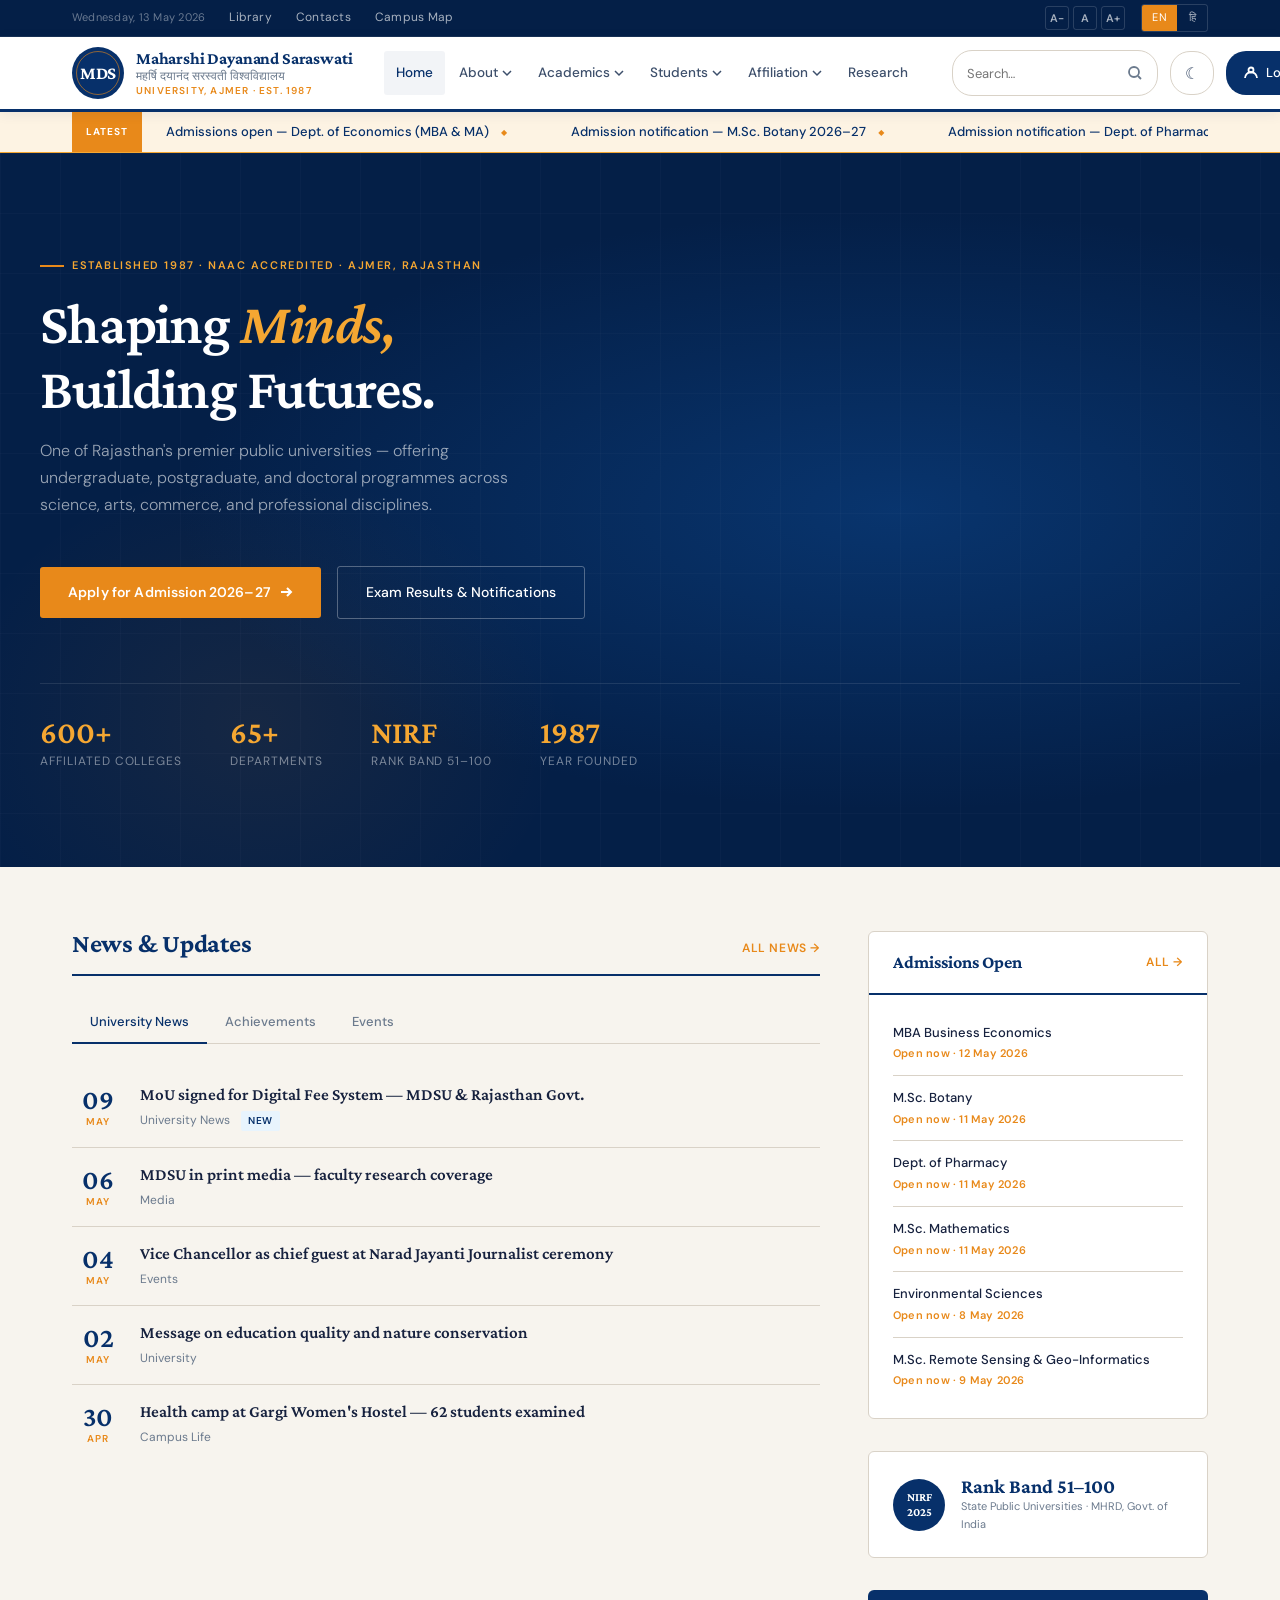
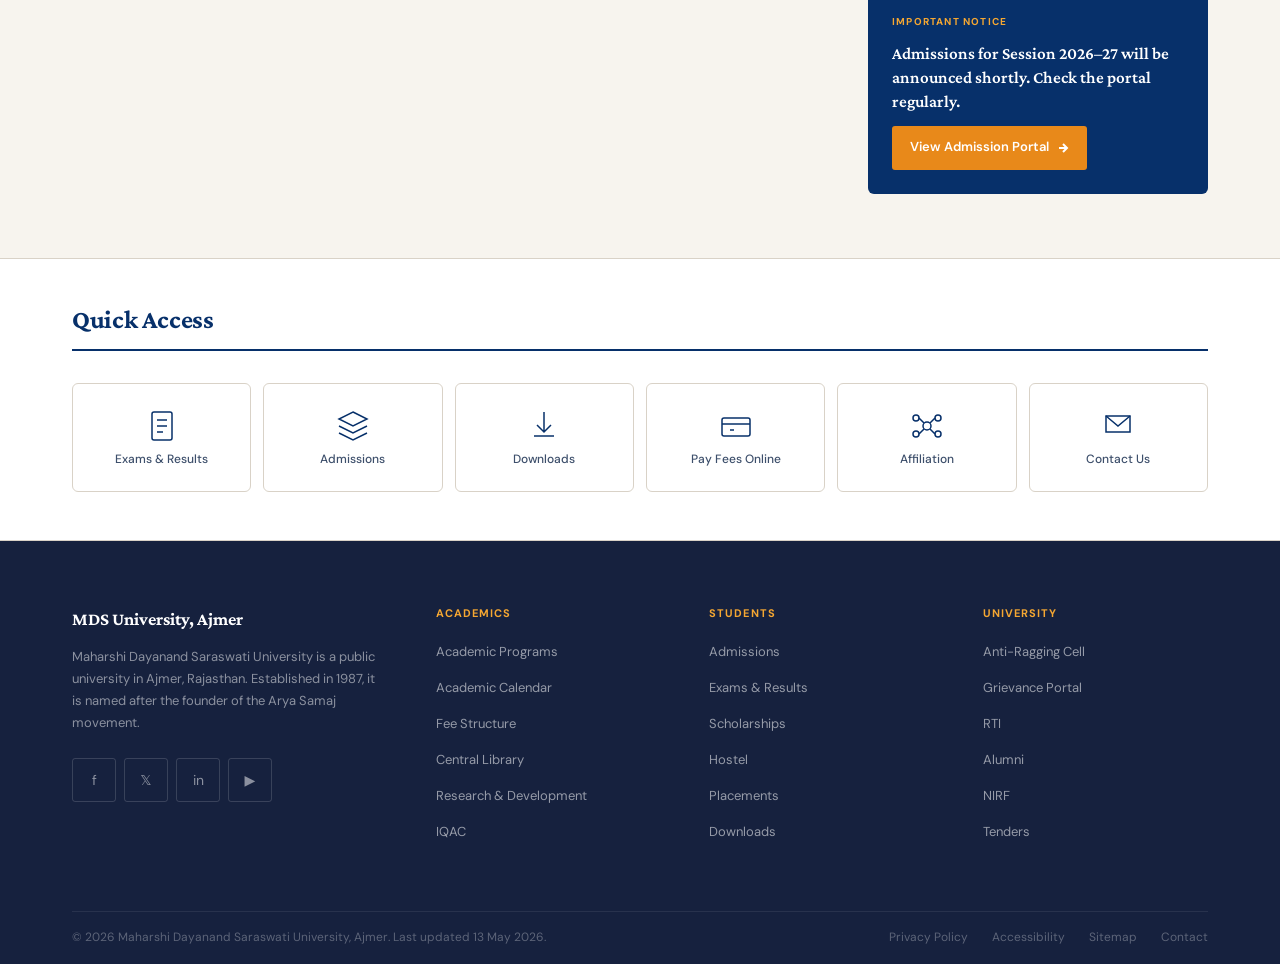
<file: index.html>
<!DOCTYPE html>
<html lang="en">
<head>
  <meta charset="UTF-8" />
  <meta name="viewport" content="width=device-width, initial-scale=1.0" />
  <title>Maharshi Dayanand Saraswati University, Ajmer</title>
  <link rel="preconnect" href="https://fonts.googleapis.com" />
  <link rel="preconnect" href="https://fonts.gstatic.com" crossorigin />
  <link href="https://fonts.googleapis.com/css2?family=Crimson+Pro:ital,wght@0,300;0,400;0,600;0,700;1,400;1,600&family=DM+Sans:ital,opsz,wght@0,9..40,300;0,9..40,400;0,9..40,500;0,9..40,600;1,9..40,400&display=swap" rel="stylesheet" />
  <style>
    /* ─── Design tokens ──────────────────────────────────────── */
    :root {
      --navy:       #07306A;
      --navy-dark:  #041F47;
      --navy-mid:   #0D4A94;
      --saffron:    #E8891A;
      --saffron-lt: #F5A732;
      --saffron-bg: #FDF3E3;
      --cream:      #F7F4EE;
      --white:      #FFFFFF;
      --ink:        #16213E;
      --ink-mid:    #3D4F6B;
      --ink-lt:     #6B7A8D;
      --rule:       #D9D2C7;
      --rule-dark:  #B8B0A5;

      --font-display: 'Crimson Pro', Georgia, serif;
      --font-body:    'DM Sans', system-ui, sans-serif;

      --space-1:  4px;
      --space-2:  8px;
      --space-3:  12px;
      --space-4:  16px;
      --space-5:  24px;
      --space-6:  32px;
      --space-7:  48px;
      --space-8:  64px;
      --space-9:  96px;

      --max-w: 1200px;
      --radius-sm: 3px;
      --radius: 6px;
    }

    /* ─── Reset ──────────────────────────────────────────────── */
    *, *::before, *::after { box-sizing: border-box; margin: 0; padding: 0; }
    html { scroll-behavior: smooth; }
    body {
      font-family: var(--font-body);
      font-size: 16px;
      line-height: 1.6;
      color: var(--ink);
      background: var(--white);
      -webkit-font-smoothing: antialiased;
    }
    a { color: inherit; text-decoration: none; }
    img { display: block; max-width: 100%; }
    ul { list-style: none; }

    /* ─── Utility ────────────────────────────────────────────── */
    .container {
      width: 100%;
      max-width: var(--max-w);
      margin-inline: auto;
      padding-inline: var(--space-6);
    }
    .sr-only {
      position: absolute; width: 1px; height: 1px;
      padding: 0; margin: -1px; overflow: hidden;
      clip: rect(0,0,0,0); white-space: nowrap; border: 0;
    }

    /* ─── Top utility bar ────────────────────────────────────── */
    .util-bar {
      background: var(--navy-dark);
      color: rgba(255,255,255,0.7);
      font-size: 12px;
      font-family: var(--font-body);
      letter-spacing: 0.02em;
      border-bottom: 1px solid rgba(255,255,255,0.08);
    }
    .util-bar .container {
      display: flex;
      align-items: center;
      justify-content: space-between;
      height: 36px;
      gap: var(--space-4);
    }
    .util-bar__left {
      display: flex;
      align-items: center;
      gap: var(--space-5);
    }
    .util-bar__right {
      display: flex;
      align-items: center;
      gap: var(--space-4);
    }
    .util-bar a {
      color: rgba(255,255,255,0.65);
      transition: color 0.15s;
      padding: 8px 0;
      min-height: 36px;
      display: flex;
      align-items: center;
    }
    .util-bar a:hover { color: var(--saffron-lt); }
    .util-date { color: rgba(255,255,255,0.4); font-size: 11px; }

    .lang-toggle {
      display: flex;
      align-items: center;
      gap: 2px;
      border: 1px solid rgba(255,255,255,0.15);
      border-radius: var(--radius-sm);
      overflow: hidden;
    }
    .lang-toggle a {
      padding: 4px 10px !important;
      font-size: 11px;
      letter-spacing: 0.05em;
      min-height: auto !important;
    }
    .lang-toggle a.active {
      background: var(--saffron);
      color: var(--white) !important;
    }

    .util-a11y {
      display: flex;
      align-items: center;
      gap: var(--space-1);
    }
    .util-a11y a {
      width: 24px; height: 24px;
      min-height: 24px !important;
      display: flex !important;
      align-items: center;
      justify-content: center;
      border: 1px solid rgba(255,255,255,0.15);
      border-radius: 3px;
      font-size: 11px;
      font-weight: 600;
      line-height: 1;
    }
    .util-a11y a:hover { border-color: var(--saffron); color: var(--saffron-lt) !important; }

    /* ─── Header ─────────────────────────────────────────────── */
    .site-header {
      background: var(--white);
      border-bottom: 3px solid var(--navy);
      position: sticky;
      top: 0;
      z-index: 100;
      box-shadow: 0 2px 12px rgba(7,48,106,0.08);
    }
    .header-inner {
      display: grid;
      grid-template-columns: auto 1fr auto;
      align-items: center;
      gap: var(--space-6);
      height: 72px;
    }
    .site-logo {
      display: flex;
      align-items: center;
      gap: var(--space-3);
      flex-shrink: 0;
    }
    .logo-emblem {
      width: 52px;
      height: 52px;
      background: var(--navy);
      border-radius: 50%;
      display: flex;
      align-items: center;
      justify-content: center;
      flex-shrink: 0;
      position: relative;
      overflow: hidden;
    }
    .logo-emblem::before {
      content: '';
      position: absolute;
      inset: 4px;
      border-radius: 50%;
      border: 1.5px solid var(--saffron);
      opacity: 0.6;
    }
    .logo-emblem-text {
      font-family: var(--font-display);
      font-size: 18px;
      font-weight: 700;
      color: var(--white);
      letter-spacing: -0.02em;
      position: relative;
      z-index: 1;
    }
    .logo-text-group {
      display: flex;
      flex-direction: column;
      line-height: 1.2;
      min-width: 0;
    }
    .logo-name {
      font-family: var(--font-display);
      font-size: 17px;
      font-weight: 700;
      color: var(--navy);
      letter-spacing: -0.01em;
      white-space: nowrap;
    }
    .logo-name-hindi {
      font-size: 12px;
      color: var(--ink-lt);
      font-family: var(--font-body);
      font-weight: 400;
      white-space: nowrap;
    }
    .logo-sub {
      font-size: 10px;
      letter-spacing: 0.12em;
      text-transform: uppercase;
      color: var(--saffron);
      font-weight: 600;
      margin-top: 2px;
      white-space: nowrap;
    }

    /* ─── Primary Nav ────────────────────────────────────────── */
    .primary-nav {
      display: flex;
      align-items: center;
      justify-content: center;
      gap: 2px;
    }
    .primary-nav > li {
      position: relative;
    }
    .primary-nav > li > a {
      display: flex;
      align-items: center;
      gap: 4px;
      padding: 8px 12px;
      font-size: 13.5px;
      font-weight: 500;
      color: var(--ink-mid);
      border-radius: var(--radius-sm);
      transition: color 0.15s, background 0.15s;
      white-space: nowrap;
      min-height: 44px;
    }
    .primary-nav > li > a:hover,
    .primary-nav > li > a.active {
      color: var(--navy);
      background: rgba(7,48,106,0.05);
    }
    .primary-nav > li > a svg {
      width: 10px; height: 10px;
      transition: transform 0.2s;
    }
    .primary-nav > li:hover > a svg { transform: rotate(180deg); }

    /* Dropdown */
    .dropdown {
      position: absolute;
      top: calc(100% + 4px);
      left: 0;
      min-width: 220px;
      background: var(--white);
      border: 1px solid var(--rule);
      border-top: 2px solid var(--navy);
      border-radius: 0 0 var(--radius) var(--radius);
      box-shadow: 0 8px 24px rgba(7,48,106,0.12);
      opacity: 0;
      visibility: hidden;
      transform: translateY(-8px);
      transition: opacity 0.2s, visibility 0.2s, transform 0.2s;
      z-index: 200;
    }
    .primary-nav > li:hover .dropdown,
    .primary-nav > li:focus-within .dropdown {
      opacity: 1;
      visibility: visible;
      transform: translateY(0);
    }
    .dropdown a {
      display: block;
      padding: 10px 16px;
      font-size: 13px;
      color: var(--ink-mid);
      border-bottom: 1px solid var(--rule);
      transition: background 0.15s, color 0.15s;
      min-height: 44px;
      display: flex;
      align-items: center;
    }
    .dropdown a:last-child { border-bottom: none; }
    .dropdown a:hover { background: var(--cream); color: var(--navy); }

    /* Header actions */
    .header-actions {
      display: flex;
      align-items: center;
      gap: var(--space-3);
      flex-shrink: 0;
    }
    .search-form {
      display: flex;
      align-items: center;
      border: 1.5px solid var(--rule);
      border-radius: 20px;
      overflow: hidden;
      transition: border-color 0.2s;
    }
    .search-form:focus-within { border-color: var(--navy); }
    .search-input {
      border: none;
      outline: none;
      padding: 8px 14px;
      font-family: var(--font-body);
      font-size: 13px;
      width: 160px;
      background: transparent;
      color: var(--ink);
    }
    .search-btn {
      background: none;
      border: none;
      cursor: pointer;
      padding: 8px 12px;
      color: var(--ink-lt);
      display: flex;
      align-items: center;
      transition: color 0.15s;
      min-width: 44px;
      min-height: 44px;
      justify-content: center;
    }
    .search-btn:hover { color: var(--navy); }
    .btn-login {
      display: flex;
      align-items: center;
      gap: var(--space-2);
      padding: 9px 18px;
      background: var(--navy);
      color: var(--white);
      font-family: var(--font-body);
      font-size: 13px;
      font-weight: 500;
      border: none;
      border-radius: 20px;
      cursor: pointer;
      transition: background 0.2s;
      text-decoration: none;
      min-height: 44px;
    }
    .btn-login:hover { background: var(--navy-mid); }

    /* ─── Notice Ticker ──────────────────────────────────────── */
    .notice-bar {
      background: var(--saffron-bg);
      border-bottom: 1px solid var(--saffron-lt);
      overflow: hidden;
    }
    .notice-bar .container {
      display: flex;
      align-items: center;
      height: 40px;
      gap: 0;
    }
    .notice-label {
      background: var(--saffron);
      color: var(--white);
      font-size: 10px;
      font-weight: 700;
      letter-spacing: 0.1em;
      text-transform: uppercase;
      padding: 0 14px;
      height: 100%;
      display: flex;
      align-items: center;
      flex-shrink: 0;
      margin-right: var(--space-5);
    }
    .ticker-track {
      flex: 1;
      overflow: hidden;
      position: relative;
    }
    .ticker-inner {
      display: flex;
      gap: 0;
      animation: ticker 40s linear infinite;
      white-space: nowrap;
    }
    .ticker-inner:hover { animation-play-state: paused; }
    @keyframes ticker {
      0% { transform: translateX(0); }
      100% { transform: translateX(-50%); }
    }
    .ticker-item {
      display: inline-flex;
      align-items: center;
      gap: var(--space-3);
      padding-right: var(--space-8);
      font-size: 13px;
      color: var(--ink-mid);
    }
    .ticker-item a { color: var(--navy); font-weight: 500; }
    .ticker-item a:hover { color: var(--saffron); text-decoration: underline; }
    .ticker-item::after {
      content: '◆';
      color: var(--saffron);
      font-size: 8px;
    }

    /* ─── Hero ───────────────────────────────────────────────── */
    .hero {
      background: var(--navy-dark);
      position: relative;
      overflow: hidden;
      min-height: 440px;
      display: flex;
      align-items: center;
    }
    .hero-bg {
      position: absolute;
      inset: 0;
      background-image:
        radial-gradient(ellipse 80% 60% at 70% 50%, rgba(13,74,148,0.5) 0%, transparent 70%),
        radial-gradient(ellipse 40% 60% at 20% 80%, rgba(232,137,26,0.08) 0%, transparent 60%);
    }
    .hero-bg-img {
      position: absolute;
      inset: 0;
      background: url('https://mdsuajmer.ac.in/images/slider/s1.jpg') center/cover no-repeat;
      opacity: 0.18;
      mix-blend-mode: luminosity;
    }
    .hero-grid-overlay {
      position: absolute;
      inset: 0;
      background-image:
        linear-gradient(rgba(255,255,255,0.02) 1px, transparent 1px),
        linear-gradient(90deg, rgba(255,255,255,0.02) 1px, transparent 1px);
      background-size: 60px 60px;
    }
    .hero-content {
      position: relative;
      z-index: 2;
      padding: var(--space-9) 0;
    }
    .hero-eyebrow {
      display: inline-flex;
      align-items: center;
      gap: var(--space-2);
      font-size: 11px;
      font-weight: 600;
      letter-spacing: 0.14em;
      text-transform: uppercase;
      color: var(--saffron-lt);
      margin-bottom: var(--space-4);
    }
    .hero-eyebrow::before {
      content: '';
      display: block;
      width: 24px;
      height: 2px;
      background: var(--saffron);
    }
    h1.hero-title {
      font-family: var(--font-display);
      font-size: clamp(36px, 5vw, 58px);
      font-weight: 600;
      line-height: 1.12;
      letter-spacing: -0.02em;
      color: var(--white);
      max-width: 680px;
      margin-bottom: var(--space-4);
    }
    h1.hero-title em {
      font-style: italic;
      color: var(--saffron-lt);
    }
    .hero-subtitle {
      font-size: 16px;
      color: rgba(255,255,255,0.6);
      max-width: 480px;
      margin-bottom: var(--space-7);
      font-weight: 300;
      line-height: 1.7;
    }
    .hero-ctas {
      display: flex;
      align-items: center;
      gap: var(--space-4);
      flex-wrap: wrap;
    }
    .btn-primary {
      display: inline-flex;
      align-items: center;
      gap: var(--space-2);
      padding: 14px 28px;
      background: var(--saffron);
      color: var(--white);
      font-family: var(--font-body);
      font-size: 14px;
      font-weight: 600;
      border-radius: var(--radius-sm);
      transition: background 0.2s, transform 0.15s;
      min-height: 48px;
      letter-spacing: 0.01em;
    }
    .btn-primary:hover { background: var(--saffron-lt); transform: translateY(-1px); }
    .btn-secondary {
      display: inline-flex;
      align-items: center;
      gap: var(--space-2);
      padding: 14px 28px;
      background: transparent;
      color: var(--white);
      font-family: var(--font-body);
      font-size: 14px;
      font-weight: 500;
      border-radius: var(--radius-sm);
      border: 1.5px solid rgba(255,255,255,0.3);
      transition: border-color 0.2s, background 0.2s;
      min-height: 48px;
    }
    .btn-secondary:hover {
      border-color: rgba(255,255,255,0.7);
      background: rgba(255,255,255,0.06);
    }
    .hero-stats {
      display: flex;
      gap: var(--space-7);
      margin-top: var(--space-8);
      padding-top: var(--space-6);
      border-top: 1px solid rgba(255,255,255,0.1);
    }
    .hero-stat-value {
      font-family: var(--font-display);
      font-size: 32px;
      font-weight: 600;
      color: var(--saffron-lt);
      line-height: 1;
    }
    .hero-stat-label {
      font-size: 12px;
      color: rgba(255,255,255,0.45);
      text-transform: uppercase;
      letter-spacing: 0.08em;
      margin-top: 4px;
    }

    /* ─── Main layout ────────────────────────────────────────── */
    .main-content {
      background: var(--cream);
    }
    .content-grid {
      display: grid;
      grid-template-columns: 1fr 340px;
      gap: var(--space-7);
      padding-block: var(--space-8);
      align-items: start;
    }

    /* ─── Section headers ────────────────────────────────────── */
    .section-head {
      display: flex;
      align-items: baseline;
      justify-content: space-between;
      margin-bottom: var(--space-5);
      padding-bottom: var(--space-4);
      border-bottom: 2px solid var(--navy);
    }
    h2.section-title {
      font-family: var(--font-display);
      font-size: 26px;
      font-weight: 700;
      color: var(--navy);
      letter-spacing: -0.01em;
      line-height: 1;
    }
    .section-link {
      font-size: 12px;
      font-weight: 600;
      letter-spacing: 0.05em;
      text-transform: uppercase;
      color: var(--saffron);
      transition: color 0.15s;
    }
    .section-link:hover { color: var(--saffron-lt); }

    /* ─── News feed ──────────────────────────────────────────── */
    .news-tabs {
      display: flex;
      gap: 0;
      border-bottom: 1px solid var(--rule);
      margin-bottom: var(--space-5);
    }
    .news-tab {
      padding: 10px 18px;
      font-size: 13px;
      font-weight: 500;
      color: var(--ink-lt);
      border-bottom: 2px solid transparent;
      cursor: pointer;
      margin-bottom: -1px;
      transition: color 0.15s, border-color 0.15s;
      min-height: 44px;
      display: flex;
      align-items: center;
      background: none;
      border-top: none;
      border-left: none;
      border-right: none;
      font-family: var(--font-body);
    }
    .news-tab.active, .news-tab:hover {
      color: var(--navy);
      border-bottom-color: var(--navy);
    }
    .news-panel { display: none; }
    .news-panel.active { display: block; }

    .news-item {
      display: grid;
      grid-template-columns: 52px 1fr;
      gap: var(--space-4);
      padding: var(--space-4) 0;
      border-bottom: 1px solid var(--rule);
    }
    .news-item:last-child { border-bottom: none; }
    .news-date {
      display: flex;
      flex-direction: column;
      align-items: center;
      justify-content: flex-start;
      padding-top: 2px;
      flex-shrink: 0;
    }
    .news-date-day {
      font-family: var(--font-display);
      font-size: 28px;
      font-weight: 600;
      color: var(--navy);
      line-height: 1;
    }
    .news-date-month {
      font-size: 10px;
      font-weight: 600;
      letter-spacing: 0.1em;
      text-transform: uppercase;
      color: var(--saffron);
    }
    .news-body {}
    h3.news-title {
      font-family: var(--font-display);
      font-size: 17px;
      font-weight: 600;
      color: var(--ink);
      line-height: 1.35;
      margin-bottom: 4px;
    }
    h3.news-title a { transition: color 0.15s; }
    h3.news-title a:hover { color: var(--navy); }
    .news-meta {
      font-size: 12px;
      color: var(--ink-lt);
    }
    .news-badge {
      display: inline-block;
      font-size: 10px;
      font-weight: 600;
      letter-spacing: 0.06em;
      text-transform: uppercase;
      padding: 2px 7px;
      border-radius: 2px;
      margin-left: var(--space-2);
    }
    .news-badge--new {
      background: #E8F4FD;
      color: var(--navy);
    }
    .news-badge--admission {
      background: var(--saffron-bg);
      color: #8B5500;
    }

    /* ─── Sidebar ────────────────────────────────────────────── */
    .sidebar {
      display: flex;
      flex-direction: column;
      gap: var(--space-6);
    }
    .sidebar-card {
      background: var(--white);
      border: 1px solid var(--rule);
      border-radius: var(--radius);
      overflow: hidden;
    }
    .sidebar-card__head {
      padding: var(--space-4) var(--space-5);
      border-bottom: 2px solid var(--navy);
      display: flex;
      align-items: center;
      justify-content: space-between;
    }
    h2.sidebar-title {
      font-family: var(--font-display);
      font-size: 18px;
      font-weight: 700;
      color: var(--navy);
    }
    .sidebar-card__body { padding: var(--space-4) var(--space-5); }

    .admission-item {
      padding: var(--space-3) 0;
      border-bottom: 1px solid var(--rule);
    }
    .admission-item:last-child { border-bottom: none; }
    .admission-dept {
      font-size: 13px;
      font-weight: 500;
      color: var(--ink);
      margin-bottom: 2px;
    }
    .admission-dept a { transition: color 0.15s; }
    .admission-dept a:hover { color: var(--navy); text-decoration: underline; }
    .admission-date {
      font-size: 11px;
      color: var(--saffron);
      font-weight: 600;
      letter-spacing: 0.02em;
    }

    /* Important notice card */
    .notice-card {
      background: var(--navy);
      color: var(--white);
      padding: var(--space-5);
      border-radius: var(--radius);
      display: flex;
      flex-direction: column;
      gap: var(--space-3);
    }
    .notice-card__label {
      font-size: 10px;
      font-weight: 700;
      letter-spacing: 0.12em;
      text-transform: uppercase;
      color: var(--saffron-lt);
    }
    .notice-card__text {
      font-family: var(--font-display);
      font-size: 17px;
      font-weight: 600;
      line-height: 1.4;
      color: var(--white);
    }
    .notice-card__cta {
      display: inline-flex;
      align-items: center;
      gap: var(--space-2);
      padding: 10px 18px;
      background: var(--saffron);
      color: var(--white);
      font-size: 13px;
      font-weight: 600;
      border-radius: var(--radius-sm);
      transition: background 0.2s;
      min-height: 44px;
      width: fit-content;
    }
    .notice-card__cta:hover { background: var(--saffron-lt); }

    /* NIRF badge */
    .nirf-card {
      background: var(--white);
      border: 1px solid var(--rule);
      border-radius: var(--radius);
      padding: var(--space-5);
      display: flex;
      align-items: center;
      gap: var(--space-4);
    }
    .nirf-seal {
      width: 52px;
      height: 52px;
      border-radius: 50%;
      background: var(--navy);
      display: flex;
      align-items: center;
      justify-content: center;
      flex-shrink: 0;
      color: var(--white);
      font-family: var(--font-display);
      font-weight: 700;
      font-size: 12px;
      text-align: center;
      line-height: 1.2;
    }
    .nirf-text {}
    .nirf-rank {
      font-family: var(--font-display);
      font-size: 20px;
      font-weight: 700;
      color: var(--navy);
      line-height: 1;
    }
    .nirf-label {
      font-size: 11px;
      color: var(--ink-lt);
      margin-top: 2px;
    }

    /* ─── Quick Links ────────────────────────────────────────── */
    .quick-links {
      background: var(--white);
      border-top: 1px solid var(--rule);
      border-bottom: 1px solid var(--rule);
      padding-block: var(--space-7);
    }
    .quick-links .section-head { margin-bottom: var(--space-6); }
    .ql-grid {
      display: grid;
      grid-template-columns: repeat(6, 1fr);
      gap: var(--space-3);
    }
    .ql-item {
      display: flex;
      flex-direction: column;
      align-items: center;
      gap: var(--space-2);
      padding: var(--space-5) var(--space-3);
      border: 1.5px solid var(--rule);
      border-radius: var(--radius);
      text-align: center;
      transition: border-color 0.2s, background 0.2s, transform 0.15s;
      min-height: 88px;
      justify-content: center;
    }
    .ql-item:hover {
      border-color: var(--navy);
      background: var(--cream);
      transform: translateY(-2px);
    }
    .ql-icon {
      width: 36px;
      height: 36px;
      color: var(--navy);
    }
    .ql-label {
      font-size: 12px;
      font-weight: 500;
      color: var(--ink-mid);
      line-height: 1.3;
    }

    /* ─── Footer ─────────────────────────────────────────────── */
    .site-footer {
      background: var(--ink);
      color: rgba(255,255,255,0.7);
      padding-top: var(--space-8);
    }
    .footer-grid {
      display: grid;
      grid-template-columns: 1.4fr 1fr 1fr 1fr;
      gap: var(--space-7);
      padding-bottom: var(--space-8);
      border-bottom: 1px solid rgba(255,255,255,0.08);
    }
    .footer-about {}
    .footer-logo-name {
      font-family: var(--font-display);
      font-size: 18px;
      font-weight: 700;
      color: var(--white);
      margin-bottom: var(--space-3);
    }
    .footer-about p {
      font-size: 13px;
      line-height: 1.7;
      color: rgba(255,255,255,0.5);
      margin-bottom: var(--space-5);
    }
    .footer-social {
      display: flex;
      gap: var(--space-2);
    }
    .social-link {
      width: 36px;
      height: 36px;
      border: 1px solid rgba(255,255,255,0.15);
      border-radius: var(--radius-sm);
      display: flex;
      align-items: center;
      justify-content: center;
      font-size: 14px;
      color: rgba(255,255,255,0.5);
      transition: border-color 0.2s, color 0.2s;
      min-width: 44px;
      min-height: 44px;
    }
    .social-link:hover { border-color: var(--saffron); color: var(--saffron-lt); }

    h3.footer-col-title {
      font-size: 11px;
      font-weight: 700;
      letter-spacing: 0.1em;
      text-transform: uppercase;
      color: var(--saffron-lt);
      margin-bottom: var(--space-4);
    }
    .footer-links li + li { margin-top: var(--space-2); }
    .footer-links a {
      font-size: 13px;
      color: rgba(255,255,255,0.55);
      transition: color 0.15s;
      padding-block: 2px;
      display: inline-block;
      min-height: 28px;
      display: flex;
      align-items: center;
    }
    .footer-links a:hover { color: var(--white); }

    .footer-bottom {
      display: flex;
      align-items: center;
      justify-content: space-between;
      height: 52px;
      font-size: 12px;
      color: rgba(255,255,255,0.3);
      gap: var(--space-4);
      flex-wrap: wrap;
    }
    .footer-bottom-links {
      display: flex;
      gap: var(--space-5);
    }
    .footer-bottom-links a {
      color: rgba(255,255,255,0.3);
      transition: color 0.15s;
      min-height: 44px;
      display: flex;
      align-items: center;
    }
    .footer-bottom-links a:hover { color: rgba(255,255,255,0.7); }

    /* ─── Mobile nav toggle ──────────────────────────────────── */
    .nav-toggle {
      display: none;
      background: none;
      border: 1px solid var(--rule);
      padding: 8px 10px;
      border-radius: var(--radius-sm);
      cursor: pointer;
      color: var(--ink);
      min-width: 44px;
      min-height: 44px;
      align-items: center;
      justify-content: center;
    }

    /* ─── Focus styles ───────────────────────────────────────── */
    :focus-visible {
      outline: 2px solid var(--saffron);
      outline-offset: 2px;
      border-radius: var(--radius-sm);
    }

    /* ─── Animations ─────────────────────────────────────────── */
    @media (prefers-reduced-motion: no-preference) {
      .hero-eyebrow { animation: fadeUp 0.5s ease-out both; }
      h1.hero-title { animation: fadeUp 0.5s 0.1s ease-out both; }
      .hero-subtitle { animation: fadeUp 0.5s 0.2s ease-out both; }
      .hero-ctas { animation: fadeUp 0.5s 0.3s ease-out both; }
      .hero-stats { animation: fadeUp 0.5s 0.4s ease-out both; }
      @keyframes fadeUp {
        from { opacity: 0; transform: translateY(16px); }
        to   { opacity: 1; transform: translateY(0); }
      }
    }

    /* ─── Responsive ─────────────────────────────────────────── */
    @media (max-width: 1100px) {
      .logo-name-hindi { display: none; }
    }
    @media (max-width: 1024px) {
      .ql-grid { grid-template-columns: repeat(3, 1fr); }
      .footer-grid { grid-template-columns: 1fr 1fr; gap: var(--space-6); }
    }

    /* Mobile drawer */
    #mobile-drawer {
      position: fixed; inset: 0; z-index: 500;
      pointer-events: none; visibility: hidden;
    }
    #mobile-drawer.open { pointer-events: all; visibility: visible; }
    .drawer-backdrop {
      position: absolute; inset: 0; background: rgba(0,0,0,0.5);
      opacity: 0; transition: opacity 0.3s;
    }
    #mobile-drawer.open .drawer-backdrop { opacity: 1; }
    .drawer-inner {
      position: absolute; top: 0; left: 0; bottom: 0; width: 300px;
      background: var(--white); overflow-y: auto;
      transform: translateX(-100%); transition: transform 0.3s ease;
      display: flex; flex-direction: column;
    }
    #mobile-drawer.open .drawer-inner { transform: translateX(0); }
    .drawer-head {
      display: flex; align-items: center; justify-content: space-between;
      padding: var(--space-4) var(--space-5); background: var(--navy); flex-shrink: 0;
    }
    .drawer-logo-name {
      font-family: var(--font-display); font-size: 18px; font-weight: 700; color: var(--white);
    }
    .drawer-close {
      background: none; border: none; cursor: pointer; color: rgba(255,255,255,0.7);
      padding: 6px; border-radius: var(--radius-sm); min-width: 44px; min-height: 44px;
      display: flex; align-items: center; justify-content: center; transition: color 0.15s;
    }
    .drawer-close:hover { color: var(--white); }
    .drawer-nav-list { list-style: none; padding: var(--space-4) 0; margin: 0; }
    .drawer-nav-list > li > a {
      display: flex; align-items: center; padding: 12px var(--space-5);
      font-size: 15px; font-weight: 500; color: var(--ink);
      border-bottom: 1px solid var(--rule); min-height: 48px;
      transition: background 0.15s, color 0.15s; text-decoration: none;
    }
    .drawer-nav-list > li > a:hover,
    .drawer-nav-list > li > a.active { background: var(--cream); color: var(--navy); }
    .drawer-nav-list a svg { width: 10px; height: 10px; flex-shrink: 0; }
    .drawer-nav-list .dropdown { list-style: none; padding: 0; margin: 0; }
    .drawer-nav-list .dropdown a {
      padding-left: var(--space-8); font-size: 13px; background: var(--cream);
    }
    @media (max-width: 768px) {
      .util-bar .container { display: none; }
      .header-inner {
        grid-template-columns: auto 1fr auto;
        height: 64px;
        gap: var(--space-4);
      }
      .primary-nav { display: none; }
      .search-form { display: none; }
      .nav-toggle { display: flex; }
      .logo-name { font-size: 14px; }
      .logo-sub { display: none; }

      h1.hero-title { font-size: 30px; }
      .hero-stats { gap: var(--space-5); }
      .hero-stat-value { font-size: 24px; }

      .content-grid {
        grid-template-columns: 1fr;
        padding-block: var(--space-6);
        gap: var(--space-6);
      }

      .ql-grid { grid-template-columns: repeat(3, 1fr); }

      .footer-grid { grid-template-columns: 1fr; }
      .footer-bottom { flex-direction: column; height: auto; padding-block: var(--space-4); align-items: flex-start; }

      .container { padding-inline: var(--space-5); }
    }

    @media (max-width: 480px) {
      .ql-grid { grid-template-columns: repeat(2, 1fr); }
      .hero-ctas { flex-direction: column; align-items: stretch; }
      .btn-primary, .btn-secondary { justify-content: center; }
    }
  </style>
</head>
<body>

  <!-- ── Utility bar ─────────────────────────────────────── -->
  <div class="util-bar" role="banner">
    <div class="container">
      <div class="util-bar__left">
        <span class="util-date">Wednesday, 13 May 2026</span>
        <a href="#">Library</a>
        <a href="contact.html">Contacts</a>
        <a href="#">Campus Map</a>
      </div>
      <div class="util-bar__right">
        <div class="util-a11y" aria-label="Text size">
          <a href="#" aria-label="Decrease text size">A-</a>
          <a href="#" aria-label="Default text size">A</a>
          <a href="#" aria-label="Increase text size">A+</a>
        </div>
        <div class="lang-toggle" role="group" aria-label="Language">
          <a href="#" class="active" aria-current="true">EN</a>
          <a href="#">हि</a>
        </div>
      </div>
    </div>
  </div>

  <!-- ── Header ──────────────────────────────────────────── -->
  <header class="site-header" role="navigation" aria-label="Main navigation">
    <div class="container">
      <div class="header-inner">

        <!-- Logo -->
        <a href="index.html" class="site-logo" aria-label="Maharshi Dayanand Saraswati University — Home">
          <div class="logo-emblem" aria-hidden="true">
            <span class="logo-emblem-text">MDS</span>
          </div>
          <div class="logo-text-group">
            <span class="logo-name">Maharshi Dayanand Saraswati</span>
            <span class="logo-name-hindi">महर्षि दयानंद सरस्वती विश्वविद्यालय</span>
            <span class="logo-sub">University, Ajmer · Est. 1987</span>
          </div>
        </a>

        <!-- Primary nav -->
        <nav aria-label="Primary">
          <ul class="primary-nav">
            <li><a href="index.html" class="active">Home</a></li>
            <li>
              <a href="about.html">About
                <svg viewBox="0 0 10 6" fill="none" stroke="currentColor" stroke-width="1.5" aria-hidden="true"><path d="M1 1l4 4 4-4"/></svg>
              </a>
              <ul class="dropdown" aria-label="About submenu">
                <li><a href="about.html">Vision &amp; Mission</a></li>
                <li><a href="faculty.html">Faculty</a></li>
                <li><a href="about.html">Administration</a></li>
                <li><a href="about.html">Campus</a></li>
              </ul>
            </li>
            <li>
              <a href="about.html">Academics
                <svg viewBox="0 0 10 6" fill="none" stroke="currentColor" stroke-width="1.5" aria-hidden="true"><path d="M1 1l4 4 4-4"/></svg>
              </a>
              <ul class="dropdown" aria-label="Academics submenu">
                <li><a href="about.html">Academic Programs</a></li>
                <li><a href="about.html">Academic Calendar</a></li>
                <li><a href="about.html">Fee Structure</a></li>
                <li><a href="about.html">NEP 2020 / IKS</a></li>
              </ul>
            </li>
            <li>
              <a href="admissions.html">Students
                <svg viewBox="0 0 10 6" fill="none" stroke="currentColor" stroke-width="1.5" aria-hidden="true"><path d="M1 1l4 4 4-4"/></svg>
              </a>
              <ul class="dropdown" aria-label="Students submenu">
                <li><a href="admissions.html">Admissions</a></li>
                <li><a href="exams.html">Exams &amp; Results</a></li>
                <li><a href="admissions.html">Scholarships</a></li>
                <li><a href="admissions.html">Hostel</a></li>
                <li><a href="downloads.html">Downloads</a></li>
              </ul>
            </li>
            <li>
              <a href="affiliation.html">Affiliation
                <svg viewBox="0 0 10 6" fill="none" stroke="currentColor" stroke-width="1.5" aria-hidden="true"><path d="M1 1l4 4 4-4"/></svg>
              </a>
              <ul class="dropdown" aria-label="Affiliation submenu">
                <li><a href="affiliation.html">Affiliation Rules</a></li>
                <li><a href="affiliation.html">List of Colleges</a></li>
                <li><a href="affiliation.html">Notifications</a></li>
              </ul>
            </li>
            <li><a href="#">Research</a></li>
          </ul>
        </nav>

        <!-- Actions -->
        <div class="header-actions">
          <form class="search-form" role="search" action="search.html">
            <input class="search-input" type="search" name="q" placeholder="Search…" aria-label="Search" />
            <button class="search-btn" type="submit" aria-label="Submit search">
              <svg width="16" height="16" viewBox="0 0 16 16" fill="none" stroke="currentColor" stroke-width="1.8" aria-hidden="true">
                <circle cx="7" cy="7" r="5"/><path d="M11 11l3 3"/>
              </svg>
            </button>
          </form>
          <button id="dark-mode-toggle" aria-label="Toggle dark mode" aria-pressed="false" style="background:none;border:1.5px solid var(--rule);border-radius:20px;padding:8px 12px;cursor:pointer;font-size:16px;min-height:44px;min-width:44px;display:flex;align-items:center;justify-content:center;color:var(--ink-mid);transition:border-color 0.2s;">
            <span class="dm-icon">&#9790;</span>
          </button>
          <a href="#" class="btn-login">
            <svg width="14" height="14" viewBox="0 0 14 14" fill="none" stroke="currentColor" stroke-width="1.8" aria-hidden="true">
              <circle cx="7" cy="4" r="2.5"/><path d="M1 12c0-3.3 2.7-6 6-6s6 2.7 6 6"/>
            </svg>
            Login
          </a>
          <button class="nav-toggle" aria-label="Open menu" aria-expanded="false" aria-controls="mobile-nav">
            <svg width="18" height="14" viewBox="0 0 18 14" fill="none" stroke="currentColor" stroke-width="1.8" aria-hidden="true">
              <path d="M1 1h16M1 7h16M1 13h16"/>
            </svg>
          </button>
        </div>

      </div>
    </div>
  </header>

  <!-- ── Notice ticker ───────────────────────────────────── -->
  <div class="notice-bar" role="marquee" aria-live="off" aria-label="Latest notices">
    <div class="container">
      <span class="notice-label" aria-hidden="true">Latest</span>
      <div class="ticker-track">
        <div class="ticker-inner">
          <!-- Duplicated for seamless loop -->
          <span class="ticker-item"><a href="admissions.html">Admissions open — Dept. of Economics (MBA &amp; MA)</a></span>
          <span class="ticker-item"><a href="admissions.html">Admission notification — M.Sc. Botany 2026–27</a></span>
          <span class="ticker-item"><a href="admissions.html">Admission notification — Dept. of Pharmacy</a></span>
          <span class="ticker-item"><a href="admissions.html">Admission notification — M.Sc. Mathematics</a></span>
          <span class="ticker-item"><a href="#">MoU signed — Digital Fee System with Rajasthan Govt.</a></span>
          <span class="ticker-item"><a href="#">13 students placed at ICICI Prudential Life Insurance</a></span>
          <span class="ticker-item"><a href="admissions.html">Admissions open — Dept. of Economics (MBA &amp; MA)</a></span>
          <span class="ticker-item"><a href="admissions.html">Admission notification — M.Sc. Botany 2026–27</a></span>
          <span class="ticker-item"><a href="admissions.html">Admission notification — Dept. of Pharmacy</a></span>
          <span class="ticker-item"><a href="admissions.html">Admission notification — M.Sc. Mathematics</a></span>
          <span class="ticker-item"><a href="#">MoU signed — Digital Fee System with Rajasthan Govt.</a></span>
          <span class="ticker-item"><a href="#">13 students placed at ICICI Prudential Life Insurance</a></span>
        </div>
      </div>
    </div>
  </div>

  <!-- ── Hero ────────────────────────────────────────────── -->
  <section class="hero" aria-labelledby="hero-heading">
    <div class="hero-bg" aria-hidden="true"></div>
    <div class="hero-bg-img" aria-hidden="true"></div>
    <div class="hero-grid-overlay" aria-hidden="true"></div>
    <div class="container hero-content">
      <p class="hero-eyebrow">Established 1987 · NAAC Accredited · Ajmer, Rajasthan</p>
      <h1 class="hero-title" id="hero-heading">
        Shaping <em>Minds,</em><br/>Building Futures.
      </h1>
      <p class="hero-subtitle">
        One of Rajasthan's premier public universities — offering undergraduate, postgraduate, and doctoral programmes across science, arts, commerce, and professional disciplines.
      </p>
      <div class="hero-ctas">
        <a href="admissions.html" class="btn-primary">
          Apply for Admission 2026–27
          <svg width="14" height="14" viewBox="0 0 14 14" fill="none" stroke="currentColor" stroke-width="2" aria-hidden="true"><path d="M2 7h10M8 3l4 4-4 4"/></svg>
        </a>
        <a href="exams.html" class="btn-secondary">
          Exam Results &amp; Notifications
        </a>
      </div>
      <div class="hero-stats" aria-label="University at a glance">
        <div>
          <div class="hero-stat-value" data-count="600" data-suffix="+">600+</div>
          <div class="hero-stat-label">Affiliated Colleges</div>
        </div>
        <div>
          <div class="hero-stat-value" data-count="65" data-suffix="+">65+</div>
          <div class="hero-stat-label">Departments</div>
        </div>
        <div>
          <div class="hero-stat-value">NIRF</div>
          <div class="hero-stat-label">Rank Band 51–100</div>
        </div>
        <div>
          <div class="hero-stat-value">1987</div>
          <div class="hero-stat-label">Year Founded</div>
        </div>
      </div>
    </div>
  </section>

  <!-- ── Main content ─────────────────────────────────────── -->
  <main class="main-content" id="main-content">

    <!-- News + Sidebar -->
    <div class="container">
      <div class="content-grid">

        <!-- News feed -->
        <section aria-labelledby="news-heading">
          <div class="section-head">
            <h2 class="section-title" id="news-heading">News &amp; Updates</h2>
            <a href="#" class="section-link">All news →</a>
          </div>

          <!-- Tabs -->
          <div class="news-tabs" role="tablist" aria-label="News categories">
            <button class="news-tab active" role="tab" aria-selected="true" aria-controls="panel-news" id="tab-news">University News</button>
            <button class="news-tab" role="tab" aria-selected="false" aria-controls="panel-achievements" id="tab-achievements">Achievements</button>
            <button class="news-tab" role="tab" aria-selected="false" aria-controls="panel-events" id="tab-events">Events</button>
          </div>

          <div id="panel-news" class="news-panel active" role="tabpanel" aria-labelledby="tab-news">
            <article class="news-item">
              <div class="news-date" aria-hidden="true"><span class="news-date-day">09</span><span class="news-date-month">May</span></div>
              <div class="news-body">
                <h3 class="news-title"><a href="#">MoU signed for Digital Fee System — MDSU &amp; Rajasthan Govt.</a></h3>
                <p class="news-meta">University News <span class="news-badge news-badge--new">New</span></p>
              </div>
            </article>
            <article class="news-item">
              <div class="news-date" aria-hidden="true"><span class="news-date-day">06</span><span class="news-date-month">May</span></div>
              <div class="news-body">
                <h3 class="news-title"><a href="#">MDSU in print media — faculty research coverage</a></h3>
                <p class="news-meta">Media</p>
              </div>
            </article>
            <article class="news-item">
              <div class="news-date" aria-hidden="true"><span class="news-date-day">04</span><span class="news-date-month">May</span></div>
              <div class="news-body">
                <h3 class="news-title"><a href="#">Vice Chancellor as chief guest at Narad Jayanti Journalist ceremony</a></h3>
                <p class="news-meta">Events</p>
              </div>
            </article>
            <article class="news-item">
              <div class="news-date" aria-hidden="true"><span class="news-date-day">02</span><span class="news-date-month">May</span></div>
              <div class="news-body">
                <h3 class="news-title"><a href="#">Message on education quality and nature conservation</a></h3>
                <p class="news-meta">University</p>
              </div>
            </article>
            <article class="news-item">
              <div class="news-date" aria-hidden="true"><span class="news-date-day">30</span><span class="news-date-month">Apr</span></div>
              <div class="news-body">
                <h3 class="news-title"><a href="#">Health camp at Gargi Women's Hostel — 62 students examined</a></h3>
                <p class="news-meta">Campus Life</p>
              </div>
            </article>
          </div>

          <div id="panel-achievements" class="news-panel" role="tabpanel" aria-labelledby="tab-achievements" hidden>
            <article class="news-item">
              <div class="news-date" aria-hidden="true"><span class="news-date-day">08</span><span class="news-date-month">May</span></div>
              <div class="news-body">
                <h3 class="news-title"><a href="#">13 students placed at ICICI Prudential Life Insurance</a></h3>
                <p class="news-meta">Placements · Dept. of Management Studies</p>
              </div>
            </article>
            <article class="news-item">
              <div class="news-date" aria-hidden="true"><span class="news-date-day">17</span><span class="news-date-month">Feb</span></div>
              <div class="news-body">
                <h3 class="news-title"><a href="#">Inauguration of Music Research Centre &amp; Musical Instruments Museum</a></h3>
                <p class="news-meta">Infrastructure</p>
              </div>
            </article>
            <article class="news-item">
              <div class="news-date" aria-hidden="true"><span class="news-date-day">08</span><span class="news-date-month">Jan</span></div>
              <div class="news-body">
                <h3 class="news-title"><a href="#">MoU signed with Bikaner University — joint research programme</a></h3>
                <p class="news-meta">Partnerships</p>
              </div>
            </article>
          </div>

          <div id="panel-events" class="news-panel" role="tabpanel" aria-labelledby="tab-events" hidden>
            <article class="news-item">
              <div class="news-date" aria-hidden="true"><span class="news-date-day">20</span><span class="news-date-month">May</span></div>
              <div class="news-body">
                <h3 class="news-title"><a href="#">International Conference on Vedic and Modern Education</a></h3>
                <p class="news-meta">Conference · MDSU Auditorium</p>
              </div>
            </article>
            <article class="news-item">
              <div class="news-date" aria-hidden="true"><span class="news-date-day">25</span><span class="news-date-month">May</span></div>
              <div class="news-body">
                <h3 class="news-title"><a href="#">Annual Convocation Ceremony 2026</a></h3>
                <p class="news-meta">Ceremony · To be confirmed</p>
              </div>
            </article>
          </div>
        </section>

        <!-- Sidebar -->
        <aside class="sidebar" aria-label="Admissions and notices">

          <!-- Admissions -->
          <div class="sidebar-card">
            <div class="sidebar-card__head">
              <h2 class="sidebar-title">Admissions Open</h2>
              <a href="admissions.html" class="section-link">All →</a>
            </div>
            <div class="sidebar-card__body">
              <div class="admission-item">
                <div class="admission-dept"><a href="admissions.html">MBA Business Economics</a></div>
                <div class="admission-date">Open now · 12 May 2026</div>
              </div>
              <div class="admission-item">
                <div class="admission-dept"><a href="admissions.html">M.Sc. Botany</a></div>
                <div class="admission-date">Open now · 11 May 2026</div>
              </div>
              <div class="admission-item">
                <div class="admission-dept"><a href="admissions.html">Dept. of Pharmacy</a></div>
                <div class="admission-date">Open now · 11 May 2026</div>
              </div>
              <div class="admission-item">
                <div class="admission-dept"><a href="admissions.html">M.Sc. Mathematics</a></div>
                <div class="admission-date">Open now · 11 May 2026</div>
              </div>
              <div class="admission-item">
                <div class="admission-dept"><a href="admissions.html">Environmental Sciences</a></div>
                <div class="admission-date">Open now · 8 May 2026</div>
              </div>
              <div class="admission-item">
                <div class="admission-dept"><a href="admissions.html">M.Sc. Remote Sensing &amp; Geo-Informatics</a></div>
                <div class="admission-date">Open now · 9 May 2026</div>
              </div>
            </div>
          </div>

          <!-- NIRF ranking -->
          <div class="nirf-card">
            <div class="nirf-seal" aria-hidden="true">NIRF<br/>2025</div>
            <div class="nirf-text">
              <div class="nirf-rank">Rank Band 51–100</div>
              <div class="nirf-label">State Public Universities · MHRD, Govt. of India</div>
            </div>
          </div>

          <!-- Important notice -->
          <div class="notice-card" role="complementary" aria-label="Important notice">
            <p class="notice-card__label">Important Notice</p>
            <p class="notice-card__text">Admissions for Session 2026–27 will be announced shortly. Check the portal regularly.</p>
            <a href="admissions.html" class="notice-card__cta">
              View Admission Portal
              <svg width="12" height="12" viewBox="0 0 12 12" fill="none" stroke="currentColor" stroke-width="2" aria-hidden="true"><path d="M2 6h8M6 2l4 4-4 4"/></svg>
            </a>
          </div>

        </aside>

      </div>
    </div>

    <!-- Quick Links -->
    <section class="quick-links" aria-labelledby="ql-heading">
      <div class="container">
        <div class="section-head">
          <h2 class="section-title" id="ql-heading">Quick Access</h2>
        </div>
        <nav class="ql-grid" aria-label="Quick links">
          <a href="exams.html" class="ql-item">
            <svg class="ql-icon" viewBox="0 0 36 36" fill="none" stroke="currentColor" stroke-width="1.5" aria-hidden="true">
              <rect x="8" y="4" width="20" height="28" rx="2"/>
              <path d="M13 12h10M13 18h10M13 24h6"/>
            </svg>
            <span class="ql-label">Exams &amp; Results</span>
          </a>
          <a href="admissions.html" class="ql-item">
            <svg class="ql-icon" viewBox="0 0 36 36" fill="none" stroke="currentColor" stroke-width="1.5" aria-hidden="true">
              <path d="M18 4l14 7-14 7L4 11l14-7z"/>
              <path d="M4 18l14 7 14-7M4 25l14 7 14-7"/>
            </svg>
            <span class="ql-label">Admissions</span>
          </a>
          <a href="downloads.html" class="ql-item">
            <svg class="ql-icon" viewBox="0 0 36 36" fill="none" stroke="currentColor" stroke-width="1.5" aria-hidden="true">
              <path d="M18 4v20M11 17l7 7 7-7"/>
              <path d="M8 28h20"/>
            </svg>
            <span class="ql-label">Downloads</span>
          </a>
          <a href="#" class="ql-item">
            <svg class="ql-icon" viewBox="0 0 36 36" fill="none" stroke="currentColor" stroke-width="1.5" aria-hidden="true">
              <rect x="4" y="10" width="28" height="18" rx="2"/>
              <path d="M4 16h28M12 22h4"/>
            </svg>
            <span class="ql-label">Pay Fees Online</span>
          </a>
          <a href="affiliation.html" class="ql-item">
            <svg class="ql-icon" viewBox="0 0 36 36" fill="none" stroke="currentColor" stroke-width="1.5" aria-hidden="true">
              <circle cx="18" cy="18" r="4"/>
              <circle cx="7" cy="10" r="3"/>
              <circle cx="29" cy="10" r="3"/>
              <circle cx="7" cy="26" r="3"/>
              <circle cx="29" cy="26" r="3"/>
              <path d="M10 10l5 5M21 21l5 5M26 10l-5 5M15 21l-5 5"/>
            </svg>
            <span class="ql-label">Affiliation</span>
          </a>
          <a href="contact.html" class="ql-item">
            <svg class="ql-icon" viewBox="0 0 36 36" fill="none" stroke="currentColor" stroke-width="1.5" aria-hidden="true">
              <path d="M6 8h24v16H6z" rx="2"/>
              <path d="M6 8l12 10L30 8"/>
            </svg>
            <span class="ql-label">Contact Us</span>
          </a>
        </nav>
      </div>
    </section>

  </main>

  <!-- ── Footer ──────────────────────────────────────────── -->
  <footer class="site-footer" role="contentinfo">
    <div class="container">
      <div class="footer-grid">

        <div class="footer-about">
          <div class="footer-logo-name">MDS University, Ajmer</div>
          <p>Maharshi Dayanand Saraswati University is a public university in Ajmer, Rajasthan. Established in 1987, it is named after the founder of the Arya Samaj movement.</p>
          <div class="footer-social" aria-label="Social media links">
            <a href="#" class="social-link" aria-label="Facebook">f</a>
            <a href="#" class="social-link" aria-label="Twitter/X">𝕏</a>
            <a href="#" class="social-link" aria-label="Instagram">in</a>
            <a href="#" class="social-link" aria-label="YouTube">▶</a>
          </div>
        </div>

        <div>
          <h3 class="footer-col-title">Academics</h3>
          <ul class="footer-links">
            <li><a href="about.html">Academic Programs</a></li>
            <li><a href="about.html">Academic Calendar</a></li>
            <li><a href="about.html">Fee Structure</a></li>
            <li><a href="#">Central Library</a></li>
            <li><a href="#">Research &amp; Development</a></li>
            <li><a href="#">IQAC</a></li>
          </ul>
        </div>

        <div>
          <h3 class="footer-col-title">Students</h3>
          <ul class="footer-links">
            <li><a href="admissions.html">Admissions</a></li>
            <li><a href="exams.html">Exams &amp; Results</a></li>
            <li><a href="admissions.html">Scholarships</a></li>
            <li><a href="admissions.html">Hostel</a></li>
            <li><a href="#">Placements</a></li>
            <li><a href="downloads.html">Downloads</a></li>
          </ul>
        </div>

        <div>
          <h3 class="footer-col-title">University</h3>
          <ul class="footer-links">
            <li><a href="#">Anti-Ragging Cell</a></li>
            <li><a href="#">Grievance Portal</a></li>
            <li><a href="#">RTI</a></li>
            <li><a href="#">Alumni</a></li>
            <li><a href="#">NIRF</a></li>
            <li><a href="#">Tenders</a></li>
          </ul>
        </div>

      </div>
      <div class="footer-bottom">
        <span>© 2026 Maharshi Dayanand Saraswati University, Ajmer. Last updated 13 May 2026.</span>
        <nav class="footer-bottom-links" aria-label="Legal">
          <a href="#">Privacy Policy</a>
          <a href="#">Accessibility</a>
          <a href="#">Sitemap</a>
          <a href="contact.html">Contact</a>
        </nav>
      </div>
    </div>
  </footer>

  <script src="main.js"></script>
  <script>
    // Font size controls
    const sizes = { small: '14px', default: '16px', large: '19px' };
    document.querySelectorAll('.util-a11y a').forEach((btn, i) => {
      const sizeKeys = ['small', 'default', 'large'];
      btn.addEventListener('click', e => {
        e.preventDefault();
        document.documentElement.style.fontSize = sizes[sizeKeys[i]];
      });
    });
  </script>
</body>
</html>
</file>
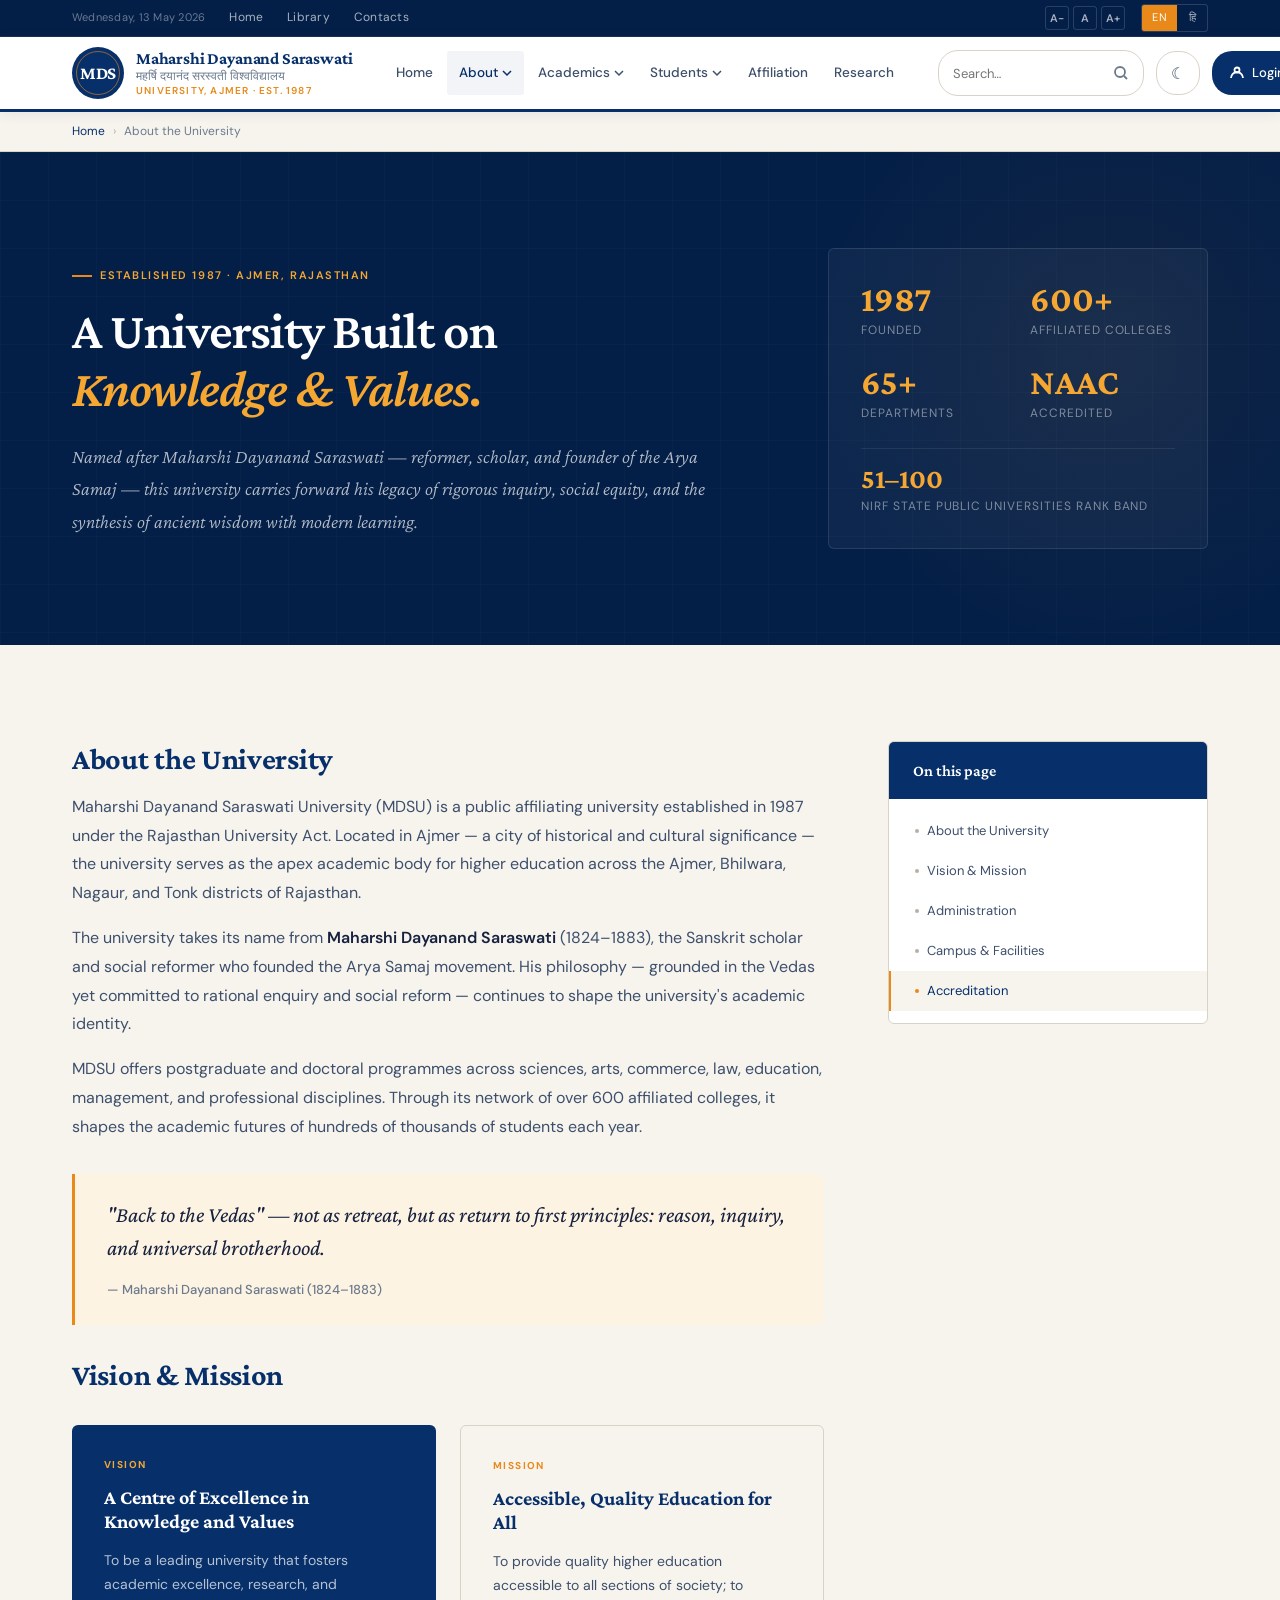
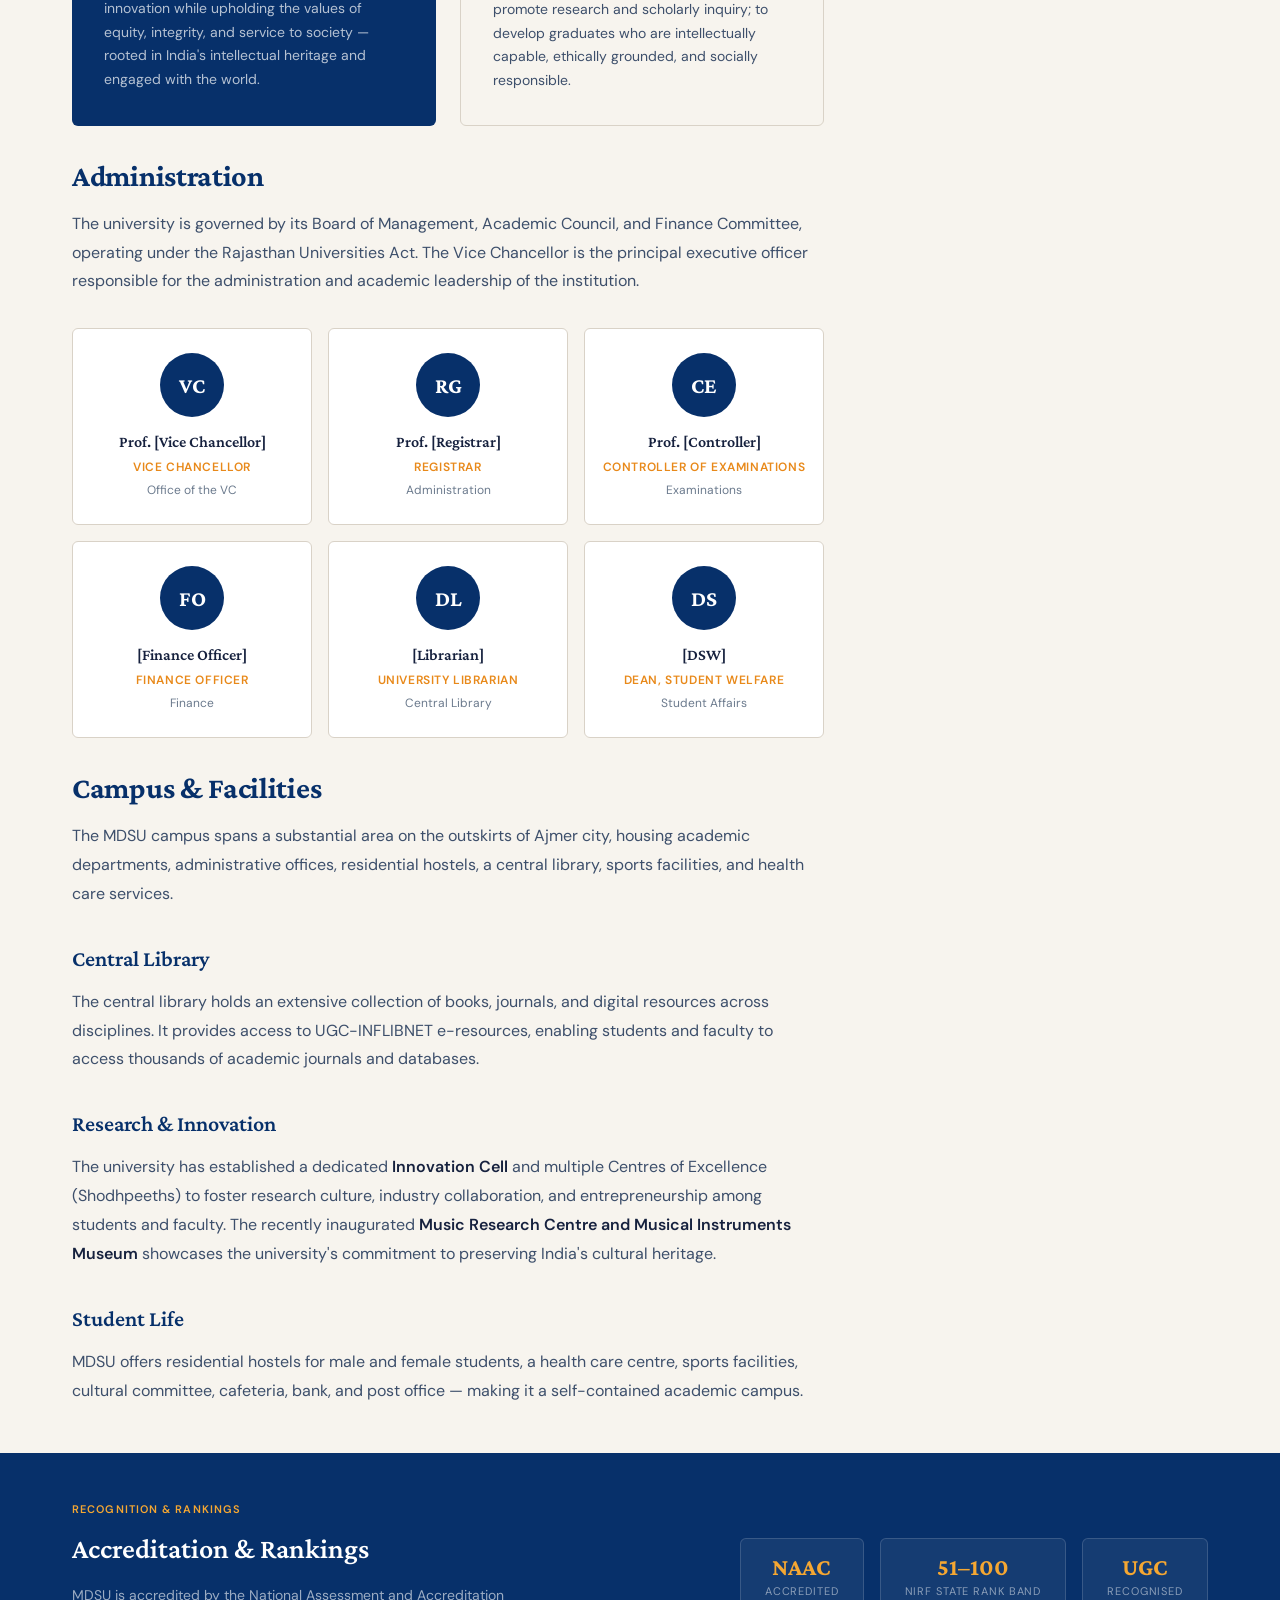
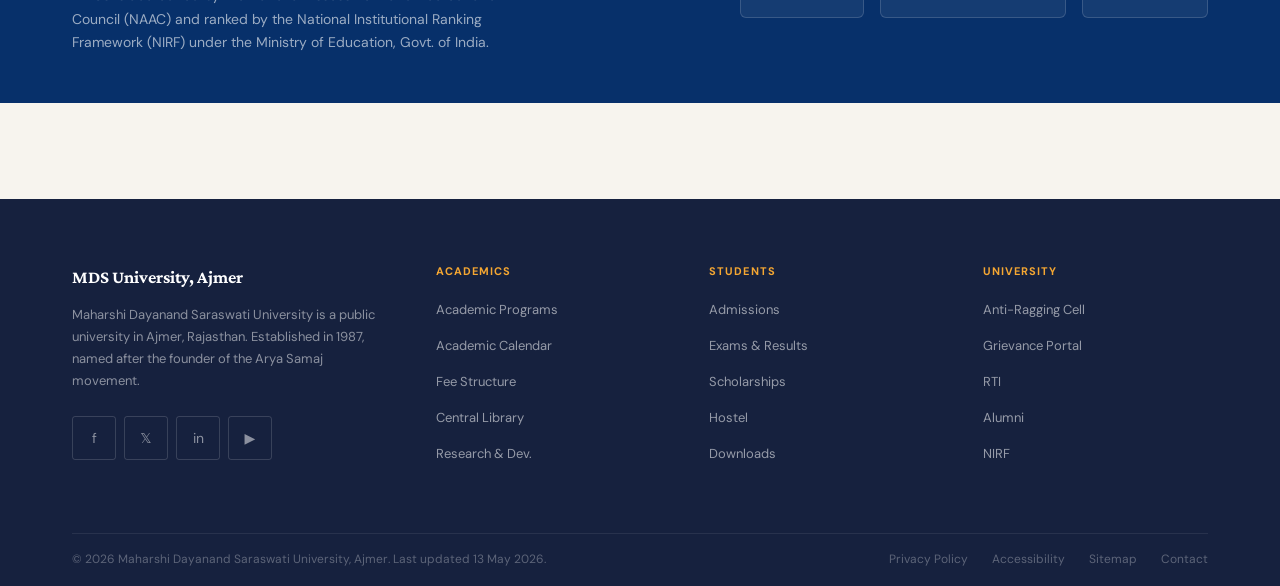
<file: about.html>
<!DOCTYPE html>
<html lang="en">
<head>
  <meta charset="UTF-8" />
  <meta name="viewport" content="width=device-width, initial-scale=1.0" />
  <title>About MDSU — Maharshi Dayanand Saraswati University, Ajmer</title>
  <link rel="preconnect" href="https://fonts.googleapis.com" />
  <link rel="preconnect" href="https://fonts.gstatic.com" crossorigin />
  <link href="https://fonts.googleapis.com/css2?family=Crimson+Pro:ital,wght@0,300;0,400;0,600;0,700;1,400;1,600&family=DM+Sans:ital,opsz,wght@0,9..40,300;0,9..40,400;0,9..40,500;0,9..40,600;1,9..40,400&display=swap" rel="stylesheet" />
  <link rel="stylesheet" href="shared.css" />
  <style>

    /* ── About hero override ── */
    .about-hero {
      background: var(--navy-dark);
      padding-block: var(--space-9);
      position: relative;
      overflow: hidden;
    }
    .about-hero::before {
      content: '';
      position: absolute; inset: 0;
      background-image:
        linear-gradient(rgba(255,255,255,0.015) 1px, transparent 1px),
        linear-gradient(90deg, rgba(255,255,255,0.015) 1px, transparent 1px);
      background-size: 48px 48px;
    }
    .about-hero::after {
      content: '';
      position: absolute;
      right: -10%;
      top: -20%;
      width: 600px;
      height: 600px;
      border-radius: 50%;
      background: radial-gradient(circle, rgba(232,137,26,0.06) 0%, transparent 70%);
      pointer-events: none;
    }
    .about-hero-grid {
      position: relative;
      z-index: 1;
      display: grid;
      grid-template-columns: 1fr 380px;
      gap: var(--space-9);
      align-items: center;
    }
    .about-hero-eyebrow {
      display: inline-flex; align-items: center; gap: var(--space-2);
      font-size: 11px; font-weight: 600; letter-spacing: 0.14em;
      text-transform: uppercase; color: var(--saffron-lt); margin-bottom: var(--space-4);
    }
    .about-hero-eyebrow::before { content: ''; display: block; width: 20px; height: 2px; background: var(--saffron); }
    h1.about-title {
      font-family: var(--font-display);
      font-size: clamp(34px, 4.5vw, 52px);
      font-weight: 600;
      line-height: 1.12;
      letter-spacing: -0.02em;
      color: var(--white);
      margin-bottom: var(--space-5);
    }
    h1.about-title em { font-style: italic; color: var(--saffron-lt); }
    .about-hero-body {
      font-family: var(--font-display);
      font-size: 19px;
      font-weight: 300;
      font-style: italic;
      color: rgba(255,255,255,0.7);
      line-height: 1.7;
    }

    /* Stat panel */
    .stat-panel {
      background: rgba(255,255,255,0.04);
      border: 1px solid rgba(255,255,255,0.1);
      border-radius: var(--radius);
      padding: var(--space-6);
      display: grid;
      grid-template-columns: 1fr 1fr;
      gap: var(--space-5);
    }
    .stat-item {}
    .stat-value {
      font-family: var(--font-display);
      font-size: 36px;
      font-weight: 700;
      color: var(--saffron-lt);
      line-height: 1;
      margin-bottom: 4px;
    }
    .stat-label {
      font-size: 12px;
      color: rgba(255,255,255,0.45);
      text-transform: uppercase;
      letter-spacing: 0.08em;
    }
    .stat-item--wide { grid-column: span 2; padding-top: var(--space-4); border-top: 1px solid rgba(255,255,255,0.08); }
    .stat-item--wide .stat-value { font-size: 28px; }

    /* ── Body sections ── */
    .about-body { padding-block: var(--space-9); }
    .about-grid {
      display: grid;
      grid-template-columns: 1fr 320px;
      gap: var(--space-8);
      align-items: start;
    }

    /* Prose */
    .prose h2 {
      font-family: var(--font-display);
      font-size: 30px;
      font-weight: 700;
      color: var(--navy);
      letter-spacing: -0.01em;
      margin-bottom: var(--space-4);
      margin-top: var(--space-7);
      line-height: 1.2;
    }
    .prose h2:first-child { margin-top: 0; }
    .prose h3 {
      font-family: var(--font-display);
      font-size: 22px;
      font-weight: 600;
      color: var(--navy);
      margin-bottom: var(--space-3);
      margin-top: var(--space-6);
    }
    .prose p {
      font-size: 16px;
      line-height: 1.8;
      color: var(--ink-mid);
      margin-bottom: var(--space-4);
    }
    .prose p:last-child { margin-bottom: 0; }
    .prose strong { color: var(--ink); font-weight: 600; }
    .prose a { color: var(--navy); text-decoration: underline; }

    /* Pull quote */
    .pull-quote {
      border-left: 3px solid var(--saffron);
      padding: var(--space-5) var(--space-6);
      margin-block: var(--space-6);
      background: var(--saffron-bg);
      border-radius: 0 var(--radius) var(--radius) 0;
    }
    .pull-quote blockquote {
      font-family: var(--font-display);
      font-size: 22px;
      font-style: italic;
      font-weight: 400;
      color: var(--ink);
      line-height: 1.5;
      margin-bottom: var(--space-3);
    }
    .pull-quote cite {
      font-size: 13px;
      font-style: normal;
      color: var(--ink-lt);
      font-weight: 500;
    }

    /* Vision/Mission cards */
    .vm-grid {
      display: grid;
      grid-template-columns: 1fr 1fr;
      gap: var(--space-5);
      margin-block: var(--space-6);
    }
    .vm-card {
      padding: var(--space-6);
      border-radius: var(--radius);
      position: relative;
      overflow: hidden;
    }
    .vm-card--vision { background: var(--navy); color: var(--white); }
    .vm-card--mission { background: var(--cream); border: 1.5px solid var(--rule); }
    .vm-card__label {
      font-size: 10px;
      font-weight: 700;
      letter-spacing: 0.14em;
      text-transform: uppercase;
      margin-bottom: var(--space-3);
    }
    .vm-card--vision .vm-card__label { color: var(--saffron-lt); }
    .vm-card--mission .vm-card__label { color: var(--saffron); }
    h3.vm-card__title {
      font-family: var(--font-display);
      font-size: 20px;
      font-weight: 700;
      margin-bottom: var(--space-4);
      line-height: 1.2;
    }
    .vm-card--vision h3.vm-card__title { color: var(--white); }
    .vm-card--mission h3.vm-card__title { color: var(--navy); }
    .vm-card__body {
      font-size: 14px;
      line-height: 1.7;
    }
    .vm-card--vision .vm-card__body { color: rgba(255,255,255,0.7); }
    .vm-card--mission .vm-card__body { color: var(--ink-mid); }

    /* Faculty list */
    .faculty-grid {
      display: grid;
      grid-template-columns: repeat(3, 1fr);
      gap: var(--space-4);
      margin-block: var(--space-6);
    }
    .faculty-card {
      background: var(--white);
      border: 1px solid var(--rule);
      border-radius: var(--radius);
      padding: var(--space-5) var(--space-4);
      text-align: center;
      transition: border-color 0.2s, box-shadow 0.2s;
    }
    .faculty-card:hover { border-color: var(--navy); box-shadow: 0 4px 12px rgba(7,48,106,0.08); }
    .faculty-avatar {
      width: 64px;
      height: 64px;
      border-radius: 50%;
      background: var(--navy);
      margin: 0 auto var(--space-3);
      display: flex;
      align-items: center;
      justify-content: center;
      font-family: var(--font-display);
      font-size: 22px;
      font-weight: 700;
      color: var(--white);
    }
    .faculty-name {
      font-family: var(--font-display);
      font-size: 16px;
      font-weight: 600;
      color: var(--ink);
      margin-bottom: 3px;
    }
    .faculty-role { font-size: 12px; color: var(--saffron); font-weight: 600; text-transform: uppercase; letter-spacing: 0.05em; margin-bottom: 4px; }
    .faculty-dept { font-size: 12px; color: var(--ink-lt); }

    /* Accreditation strip */
    .accred-strip {
      background: var(--navy);
      padding-block: var(--space-7);
      margin-block: var(--space-7) 0;
    }
    .accred-inner {
      display: flex;
      align-items: center;
      justify-content: space-between;
      gap: var(--space-6);
      flex-wrap: wrap;
    }
    .accred-text {}
    .accred-eyebrow {
      font-size: 11px;
      font-weight: 600;
      letter-spacing: 0.1em;
      text-transform: uppercase;
      color: var(--saffron-lt);
      margin-bottom: var(--space-2);
    }
    h2.accred-title {
      font-family: var(--font-display);
      font-size: 28px;
      font-weight: 600;
      color: var(--white);
      margin-bottom: var(--space-3);
    }
    .accred-body { font-size: 14px; color: rgba(255,255,255,0.6); max-width: 480px; line-height: 1.7; }
    .accred-badges {
      display: flex;
      gap: var(--space-4);
      flex-shrink: 0;
      flex-wrap: wrap;
    }
    .accred-badge {
      background: rgba(255,255,255,0.06);
      border: 1px solid rgba(255,255,255,0.15);
      border-radius: var(--radius);
      padding: var(--space-4) var(--space-5);
      text-align: center;
      min-width: 120px;
    }
    .accred-badge__value {
      font-family: var(--font-display);
      font-size: 24px;
      font-weight: 700;
      color: var(--saffron-lt);
      line-height: 1;
      margin-bottom: 4px;
    }
    .accred-badge__label { font-size: 11px; color: rgba(255,255,255,0.5); text-transform: uppercase; letter-spacing: 0.08em; }

    /* Sidebar TOC */
    .toc {
      background: var(--white);
      border: 1px solid var(--rule);
      border-radius: var(--radius);
      overflow: hidden;
      position: sticky;
      top: calc(72px + var(--space-5));
    }
    .toc-head {
      padding: var(--space-4) var(--space-5);
      background: var(--navy);
    }
    h3.toc-title {
      font-family: var(--font-display);
      font-size: 16px;
      font-weight: 600;
      color: var(--white);
    }
    .toc-list { padding: var(--space-3) 0; }
    .toc-list li {}
    .toc-list a {
      display: flex;
      align-items: center;
      gap: var(--space-2);
      padding: 9px var(--space-5);
      font-size: 13px;
      color: var(--ink-mid);
      border-left: 2px solid transparent;
      transition: color 0.15s, background 0.15s, border-color 0.15s;
      min-height: 40px;
    }
    .toc-list a:hover, .toc-list a.active {
      color: var(--navy);
      background: var(--cream);
      border-left-color: var(--saffron);
    }
    .toc-list a::before {
      content: '';
      width: 4px;
      height: 4px;
      border-radius: 50%;
      background: var(--rule-dark);
      flex-shrink: 0;
    }
    .toc-list a.active::before, .toc-list a:hover::before { background: var(--saffron); }

    @media (max-width: 1024px) {
      .about-hero-grid { grid-template-columns: 1fr; }
      .stat-panel { max-width: 420px; }
      .about-grid { grid-template-columns: 1fr; }
      .faculty-grid { grid-template-columns: repeat(2, 1fr); }
    }
    @media (max-width: 640px) {
      .vm-grid { grid-template-columns: 1fr; }
      .faculty-grid { grid-template-columns: 1fr; }
      .accred-inner { flex-direction: column; }
      .accred-badges { width: 100%; }
    }
  </style>
</head>
<body>

  <!-- Util bar -->
  <div class="util-bar">
    <div class="container">
      <div class="util-bar__left">
        <span class="util-date">Wednesday, 13 May 2026</span>
        <a href="index.html">Home</a>
        <a href="#">Library</a>
        <a href="#">Contacts</a>
      </div>
      <div class="util-bar__right">
        <div class="util-a11y" aria-label="Text size">
          <a href="#" aria-label="Decrease text size">A-</a>
          <a href="#" aria-label="Default text size">A</a>
          <a href="#" aria-label="Increase text size">A+</a>
        </div>
        <div class="lang-toggle">
          <a href="#" class="active">EN</a>
          <a href="#">हि</a>
        </div>
      </div>
    </div>
  </div>

  <!-- Header -->
  <header class="site-header">
    <div class="container">
      <div class="header-inner">
        <a href="index.html" class="site-logo" aria-label="MDSU — Home">
          <div class="logo-emblem" aria-hidden="true"><span class="logo-emblem-text">MDS</span></div>
          <div class="logo-text-group">
            <span class="logo-name">Maharshi Dayanand Saraswati</span>
            <span class="logo-name-hindi">महर्षि दयानंद सरस्वती विश्वविद्यालय</span>
            <span class="logo-sub">University, Ajmer · Est. 1987</span>
          </div>
        </a>
        <nav aria-label="Primary">
          <ul class="primary-nav">
            <li><a href="index.html">Home</a></li>
            <li><a href="about.html" class="active">About <svg viewBox="0 0 10 6" fill="none" stroke="currentColor" stroke-width="1.5"><path d="M1 1l4 4 4-4"/></svg></a>
              <ul class="dropdown">
                <li><a href="about.html">About MDSU</a></li>
                <li><a href="#vision">Vision &amp; Mission</a></li>
                <li><a href="#administration">Administration</a></li>
                <li><a href="#accreditation">Accreditation</a></li>
              </ul>
            </li>
            <li><a href="#">Academics <svg viewBox="0 0 10 6" fill="none" stroke="currentColor" stroke-width="1.5"><path d="M1 1l4 4 4-4"/></svg></a>
              <ul class="dropdown"><li><a href="#">Academic Programs</a></li><li><a href="#">Fee Structure</a></li><li><a href="#">Academic Calendar</a></li></ul>
            </li>
            <li><a href="#">Students <svg viewBox="0 0 10 6" fill="none" stroke="currentColor" stroke-width="1.5"><path d="M1 1l4 4 4-4"/></svg></a>
              <ul class="dropdown"><li><a href="admissions.html">Admissions</a></li><li><a href="exams.html">Exams &amp; Results</a></li><li><a href="#">Scholarships</a></li></ul>
            </li>
            <li><a href="#">Affiliation</a></li>
            <li><a href="#">Research</a></li>
          </ul>
        </nav>
        <div class="header-actions">
          <form class="search-form" role="search" action="search.html">
            <input class="search-input" type="search" name="q" placeholder="Search…" aria-label="Search" />
            <button class="search-btn" type="submit" aria-label="Search">
              <svg width="16" height="16" viewBox="0 0 16 16" fill="none" stroke="currentColor" stroke-width="1.8"><circle cx="7" cy="7" r="5"/><path d="M11 11l3 3"/></svg>
            </button>
          </form>
          <button id="dark-mode-toggle" aria-label="Toggle dark mode" aria-pressed="false" style="background:none;border:1.5px solid var(--rule);border-radius:20px;padding:8px 12px;cursor:pointer;font-size:16px;min-height:44px;min-width:44px;display:flex;align-items:center;justify-content:center;color:var(--ink-mid);transition:border-color 0.2s;">
            <span class="dm-icon">&#9790;</span>
          </button>
          <a href="#" class="btn-login">
            <svg width="14" height="14" viewBox="0 0 14 14" fill="none" stroke="currentColor" stroke-width="1.8"><circle cx="7" cy="4" r="2.5"/><path d="M1 12c0-3.3 2.7-6 6-6s6 2.7 6 6"/></svg>
            Login
          </a>
          <button class="nav-toggle" aria-label="Open menu">
            <svg width="18" height="14" viewBox="0 0 18 14" fill="none" stroke="currentColor" stroke-width="1.8"><path d="M1 1h16M1 7h16M1 13h16"/></svg>
          </button>
        </div>
      </div>
    </div>
  </header>

  <!-- Breadcrumb -->
  <div class="breadcrumb-bar">
    <div class="container">
      <nav class="breadcrumb" aria-label="Breadcrumb">
        <a href="index.html">Home</a>
        <span class="breadcrumb-sep" aria-hidden="true">›</span>
        <span aria-current="page">About the University</span>
      </nav>
    </div>
  </div>

  <!-- About hero -->
  <section class="about-hero" aria-labelledby="about-heading">
    <div class="container">
      <div class="about-hero-grid">
        <div>
          <p class="about-hero-eyebrow">Established 1987 · Ajmer, Rajasthan</p>
          <h1 class="about-title" id="about-heading">A University Built on<br/><em>Knowledge &amp; Values.</em></h1>
          <p class="about-hero-body">
            Named after Maharshi Dayanand Saraswati — reformer, scholar, and founder of the Arya Samaj — this university carries forward his legacy of rigorous inquiry, social equity, and the synthesis of ancient wisdom with modern learning.
          </p>
        </div>
        <div class="stat-panel" aria-label="University statistics">
          <div class="stat-item">
            <div class="stat-value">1987</div>
            <div class="stat-label">Founded</div>
          </div>
          <div class="stat-item">
            <div class="stat-value">600+</div>
            <div class="stat-label">Affiliated Colleges</div>
          </div>
          <div class="stat-item">
            <div class="stat-value">65+</div>
            <div class="stat-label">Departments</div>
          </div>
          <div class="stat-item">
            <div class="stat-value">NAAC</div>
            <div class="stat-label">Accredited</div>
          </div>
          <div class="stat-item stat-item--wide">
            <div class="stat-value">51–100</div>
            <div class="stat-label">NIRF State Public Universities Rank Band</div>
          </div>
        </div>
      </div>
    </div>
  </section>

  <!-- Body -->
  <main class="about-body" style="background: var(--cream);" id="main-content">
    <div class="container">
      <div class="about-grid">

        <!-- Main prose -->
        <article>

          <section id="overview" aria-labelledby="overview-heading">
            <div class="prose">
              <h2 id="overview-heading">About the University</h2>
              <p>
                Maharshi Dayanand Saraswati University (MDSU) is a public affiliating university established in 1987 under the Rajasthan University Act. Located in Ajmer — a city of historical and cultural significance — the university serves as the apex academic body for higher education across the Ajmer, Bhilwara, Nagaur, and Tonk districts of Rajasthan.
              </p>
              <p>
                The university takes its name from <strong>Maharshi Dayanand Saraswati</strong> (1824–1883), the Sanskrit scholar and social reformer who founded the Arya Samaj movement. His philosophy — grounded in the Vedas yet committed to rational enquiry and social reform — continues to shape the university's academic identity.
              </p>
              <p>
                MDSU offers postgraduate and doctoral programmes across sciences, arts, commerce, law, education, management, and professional disciplines. Through its network of over 600 affiliated colleges, it shapes the academic futures of hundreds of thousands of students each year.
              </p>
            </div>

            <div class="pull-quote">
              <blockquote>"Back to the Vedas" — not as retreat, but as return to first principles: reason, inquiry, and universal brotherhood.</blockquote>
              <cite>— Maharshi Dayanand Saraswati (1824–1883)</cite>
            </div>
          </section>

          <section id="vision" aria-labelledby="vision-heading">
            <div class="prose">
              <h2 id="vision-heading">Vision &amp; Mission</h2>
            </div>
            <div class="vm-grid">
              <div class="vm-card vm-card--vision">
                <div class="vm-card__label">Vision</div>
                <h3 class="vm-card__title">A Centre of Excellence in Knowledge and Values</h3>
                <p class="vm-card__body">To be a leading university that fosters academic excellence, research, and innovation while upholding the values of equity, integrity, and service to society — rooted in India's intellectual heritage and engaged with the world.</p>
              </div>
              <div class="vm-card vm-card--mission">
                <div class="vm-card__label">Mission</div>
                <h3 class="vm-card__title">Accessible, Quality Education for All</h3>
                <p class="vm-card__body">To provide quality higher education accessible to all sections of society; to promote research and scholarly inquiry; to develop graduates who are intellectually capable, ethically grounded, and socially responsible.</p>
              </div>
            </div>
          </section>

          <section id="administration" aria-labelledby="admin-heading">
            <div class="prose">
              <h2 id="admin-heading">Administration</h2>
              <p>The university is governed by its Board of Management, Academic Council, and Finance Committee, operating under the Rajasthan Universities Act. The Vice Chancellor is the principal executive officer responsible for the administration and academic leadership of the institution.</p>
            </div>
            <div class="faculty-grid">
              <div class="faculty-card">
                <div class="faculty-avatar">VC</div>
                <div class="faculty-name">Prof. [Vice Chancellor]</div>
                <div class="faculty-role">Vice Chancellor</div>
                <div class="faculty-dept">Office of the VC</div>
              </div>
              <div class="faculty-card">
                <div class="faculty-avatar">RG</div>
                <div class="faculty-name">Prof. [Registrar]</div>
                <div class="faculty-role">Registrar</div>
                <div class="faculty-dept">Administration</div>
              </div>
              <div class="faculty-card">
                <div class="faculty-avatar">CE</div>
                <div class="faculty-name">Prof. [Controller]</div>
                <div class="faculty-role">Controller of Examinations</div>
                <div class="faculty-dept">Examinations</div>
              </div>
              <div class="faculty-card">
                <div class="faculty-avatar">FO</div>
                <div class="faculty-name">[Finance Officer]</div>
                <div class="faculty-role">Finance Officer</div>
                <div class="faculty-dept">Finance</div>
              </div>
              <div class="faculty-card">
                <div class="faculty-avatar">DL</div>
                <div class="faculty-name">[Librarian]</div>
                <div class="faculty-role">University Librarian</div>
                <div class="faculty-dept">Central Library</div>
              </div>
              <div class="faculty-card">
                <div class="faculty-avatar">DS</div>
                <div class="faculty-name">[DSW]</div>
                <div class="faculty-role">Dean, Student Welfare</div>
                <div class="faculty-dept">Student Affairs</div>
              </div>
            </div>
          </section>

          <section id="campus" aria-labelledby="campus-heading">
            <div class="prose">
              <h2 id="campus-heading">Campus &amp; Facilities</h2>
              <p>
                The MDSU campus spans a substantial area on the outskirts of Ajmer city, housing academic departments, administrative offices, residential hostels, a central library, sports facilities, and health care services.
              </p>
              <h3>Central Library</h3>
              <p>
                The central library holds an extensive collection of books, journals, and digital resources across disciplines. It provides access to UGC-INFLIBNET e-resources, enabling students and faculty to access thousands of academic journals and databases.
              </p>
              <h3>Research &amp; Innovation</h3>
              <p>
                The university has established a dedicated <strong>Innovation Cell</strong> and multiple Centres of Excellence (Shodhpeeths) to foster research culture, industry collaboration, and entrepreneurship among students and faculty. The recently inaugurated <strong>Music Research Centre and Musical Instruments Museum</strong> showcases the university's commitment to preserving India's cultural heritage.
              </p>
              <h3>Student Life</h3>
              <p>
                MDSU offers residential hostels for male and female students, a health care centre, sports facilities, cultural committee, cafeteria, bank, and post office — making it a self-contained academic campus.
              </p>
            </div>
          </section>

        </article>

        <!-- Sidebar ToC -->
        <aside aria-label="Page navigation">
          <nav class="toc" aria-label="On this page">
            <div class="toc-head"><h3 class="toc-title">On this page</h3></div>
            <ul class="toc-list">
              <li><a href="#overview" class="active">About the University</a></li>
              <li><a href="#vision">Vision &amp; Mission</a></li>
              <li><a href="#administration">Administration</a></li>
              <li><a href="#campus">Campus &amp; Facilities</a></li>
              <li><a href="#accreditation">Accreditation</a></li>
            </ul>
          </nav>
        </aside>

      </div>
    </div>

    <!-- Accreditation strip -->
    <section class="accred-strip" id="accreditation" aria-labelledby="accred-heading">
      <div class="container">
        <div class="accred-inner">
          <div class="accred-text">
            <p class="accred-eyebrow">Recognition &amp; Rankings</p>
            <h2 class="accred-title" id="accred-heading">Accreditation &amp; Rankings</h2>
            <p class="accred-body">MDSU is accredited by the National Assessment and Accreditation Council (NAAC) and ranked by the National Institutional Ranking Framework (NIRF) under the Ministry of Education, Govt. of India.</p>
          </div>
          <div class="accred-badges" aria-label="Rankings and accreditations">
            <div class="accred-badge">
              <div class="accred-badge__value">NAAC</div>
              <div class="accred-badge__label">Accredited</div>
            </div>
            <div class="accred-badge">
              <div class="accred-badge__value">51–100</div>
              <div class="accred-badge__label">NIRF State Rank Band</div>
            </div>
            <div class="accred-badge">
              <div class="accred-badge__value">UGC</div>
              <div class="accred-badge__label">Recognised</div>
            </div>
          </div>
        </div>
      </div>
    </section>
  </main>

  <!-- Footer -->
  <footer class="site-footer">
    <div class="container">
      <div class="footer-grid">
        <div class="footer-about">
          <div class="footer-logo-name">MDS University, Ajmer</div>
          <p>Maharshi Dayanand Saraswati University is a public university in Ajmer, Rajasthan. Established in 1987, named after the founder of the Arya Samaj movement.</p>
          <div class="footer-social">
            <a href="#" class="social-link" aria-label="Facebook">f</a>
            <a href="#" class="social-link" aria-label="Twitter">𝕏</a>
            <a href="#" class="social-link" aria-label="Instagram">in</a>
            <a href="#" class="social-link" aria-label="YouTube">▶</a>
          </div>
        </div>
        <div><h3 class="footer-col-title">Academics</h3><ul class="footer-links"><li><a href="#">Academic Programs</a></li><li><a href="#">Academic Calendar</a></li><li><a href="#">Fee Structure</a></li><li><a href="#">Central Library</a></li><li><a href="#">Research &amp; Dev.</a></li></ul></div>
        <div><h3 class="footer-col-title">Students</h3><ul class="footer-links"><li><a href="admissions.html">Admissions</a></li><li><a href="exams.html">Exams &amp; Results</a></li><li><a href="#">Scholarships</a></li><li><a href="#">Hostel</a></li><li><a href="#">Downloads</a></li></ul></div>
        <div><h3 class="footer-col-title">University</h3><ul class="footer-links"><li><a href="#">Anti-Ragging Cell</a></li><li><a href="#">Grievance Portal</a></li><li><a href="#">RTI</a></li><li><a href="#">Alumni</a></li><li><a href="#">NIRF</a></li></ul></div>
      </div>
      <div class="footer-bottom">
        <span>© 2026 Maharshi Dayanand Saraswati University, Ajmer. Last updated 13 May 2026.</span>
        <nav class="footer-bottom-links"><a href="#">Privacy Policy</a><a href="#">Accessibility</a><a href="#">Sitemap</a><a href="#">Contact</a></nav>
      </div>
    </div>
  </footer>

  <script src="main.js"></script>
  <script>
    // TOC scroll-spy
    const sections = document.querySelectorAll('section[id]');
    const tocLinks = document.querySelectorAll('.toc-list a');
    const tocObserver = new IntersectionObserver(entries => {
      entries.forEach(entry => {
        if (entry.isIntersecting) {
          tocLinks.forEach(l => l.classList.remove('active'));
          const active = document.querySelector('.toc-list a[href="#' + entry.target.id + '"]');
          if (active) active.classList.add('active');
        }
      });
    }, { rootMargin: '-20% 0px -70% 0px' });
    sections.forEach(s => tocObserver.observe(s));
  </script>
</body>
</html>
</file>
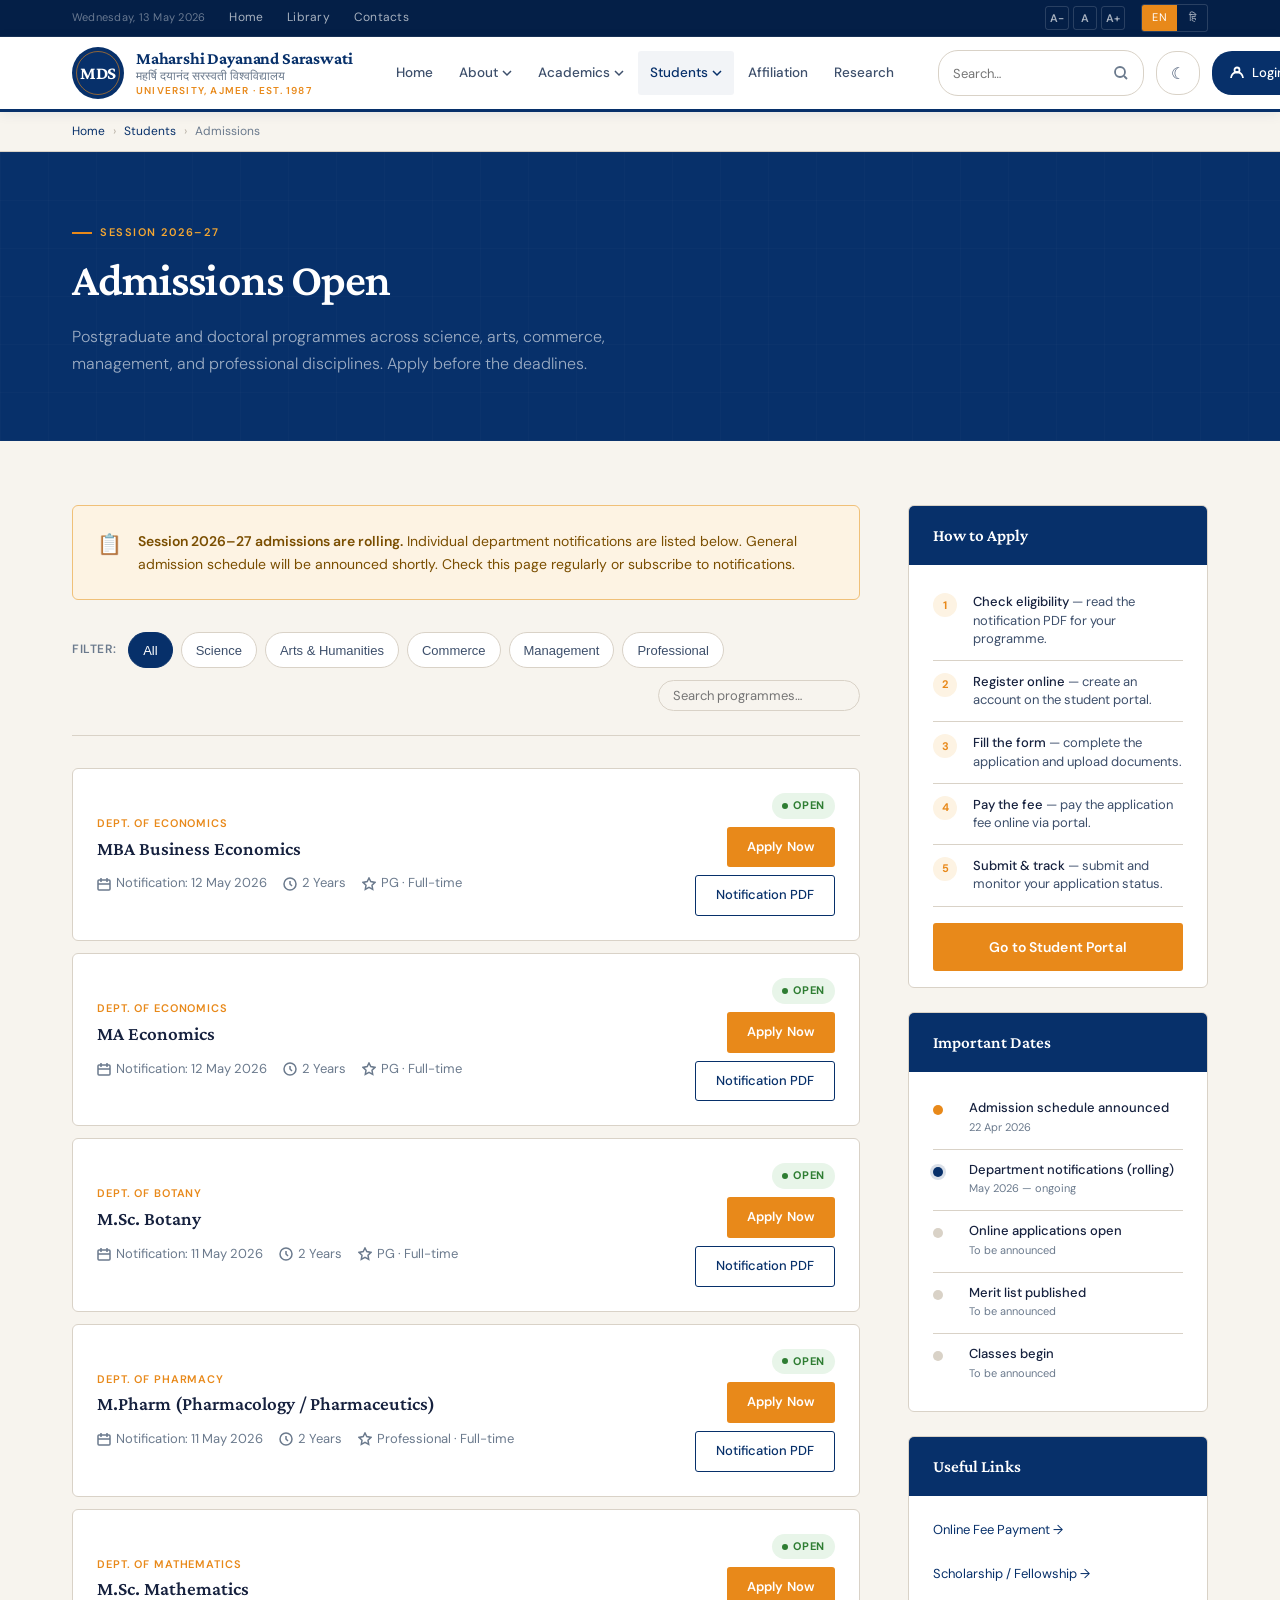
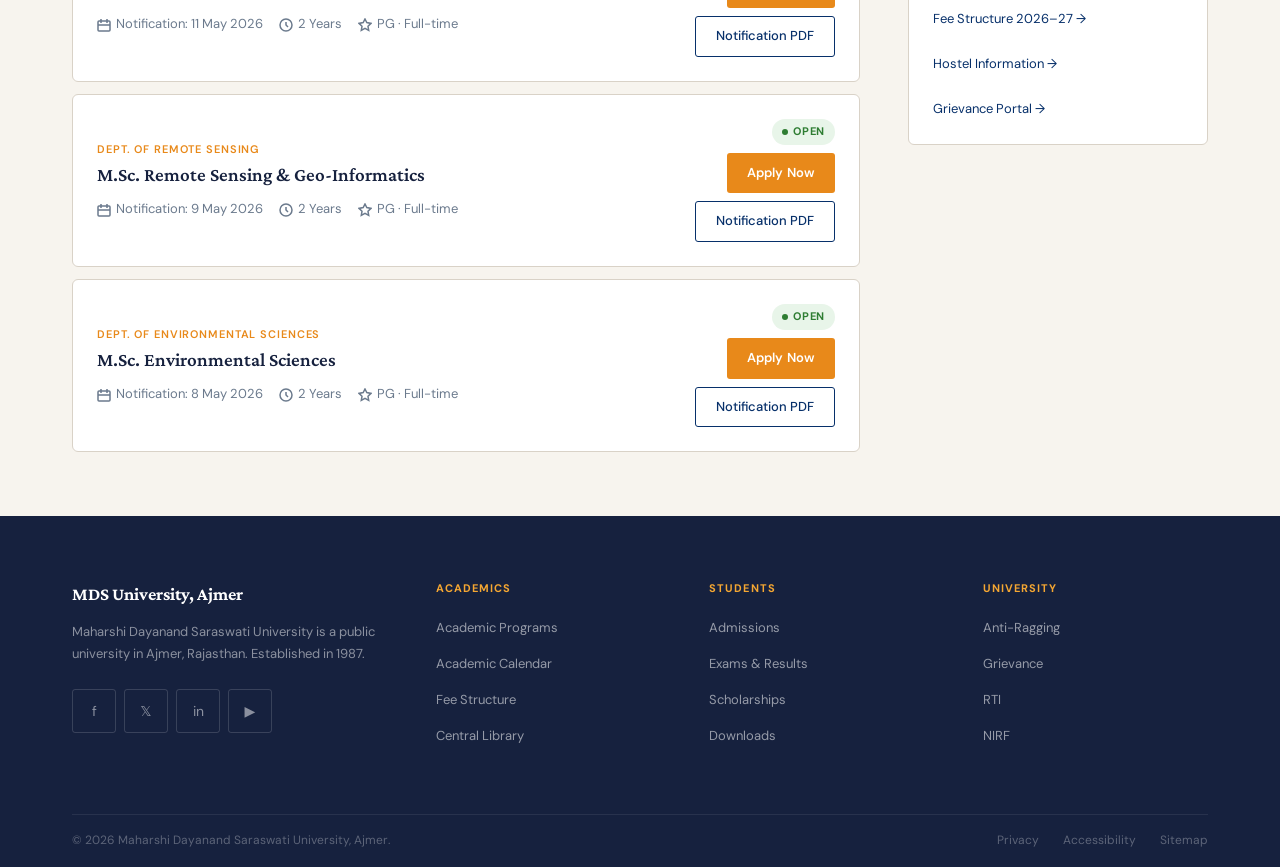
<file: admissions.html>
<!DOCTYPE html>
<html lang="en">
<head>
  <meta charset="UTF-8" />
  <meta name="viewport" content="width=device-width, initial-scale=1.0" />
  <title>Admissions 2026–27 — MDSU Ajmer</title>
  <link rel="preconnect" href="https://fonts.googleapis.com" />
  <link rel="preconnect" href="https://fonts.gstatic.com" crossorigin />
  <link href="https://fonts.googleapis.com/css2?family=Crimson+Pro:ital,wght@0,300;0,400;0,600;0,700;1,400;1,600&family=DM+Sans:ital,opsz,wght@0,9..40,300;0,9..40,400;0,9..40,500;0,9..40,600;1,9..40,400&display=swap" rel="stylesheet" />
  <link rel="stylesheet" href="shared.css" />
  <style>
    /* ── Page-specific ── */
    .adm-layout {
      display: grid;
      grid-template-columns: 1fr 300px;
      gap: var(--space-7);
      padding-block: var(--space-8);
      align-items: start;
    }

    /* Filter bar */
    .filter-bar {
      display: flex;
      align-items: center;
      gap: var(--space-3);
      flex-wrap: wrap;
      margin-bottom: var(--space-6);
      padding-bottom: var(--space-5);
      border-bottom: 1px solid var(--rule);
    }
    .filter-label {
      font-size: 12px;
      font-weight: 600;
      color: var(--ink-lt);
      letter-spacing: 0.05em;
      text-transform: uppercase;
      flex-shrink: 0;
    }
    .filter-chips {
      display: flex;
      gap: var(--space-2);
      flex-wrap: wrap;
    }
    .chip {
      padding: 6px 14px;
      border: 1.5px solid var(--rule);
      border-radius: 20px;
      font-size: 13px;
      font-weight: 500;
      color: var(--ink-mid);
      background: var(--white);
      cursor: pointer;
      transition: border-color 0.15s, background 0.15s, color 0.15s;
      min-height: 36px;
      display: flex;
      align-items: center;
    }
    .chip:hover, .chip.active {
      border-color: var(--navy);
      background: var(--navy);
      color: var(--white);
    }
    .filter-search {
      margin-left: auto;
      display: flex;
      align-items: center;
      border: 1.5px solid var(--rule);
      border-radius: 20px;
      overflow: hidden;
      transition: border-color 0.2s;
    }
    .filter-search:focus-within { border-color: var(--navy); }
    .filter-search input {
      border: none; outline: none; padding: 6px 14px;
      font-family: var(--font-body); font-size: 13px;
      width: 200px; background: transparent; color: var(--ink);
    }

    /* Programme table */
    .programme-list { display: flex; flex-direction: column; gap: var(--space-3); }
    .programme-card {
      background: var(--white);
      border: 1px solid var(--rule);
      border-radius: var(--radius);
      padding: var(--space-5);
      display: grid;
      grid-template-columns: 1fr auto;
      gap: var(--space-4);
      align-items: center;
      transition: border-color 0.2s, box-shadow 0.2s;
    }
    .programme-card:hover {
      border-color: var(--navy);
      box-shadow: 0 4px 16px rgba(7,48,106,0.08);
    }
    .prog-dept {
      font-size: 11px;
      font-weight: 600;
      letter-spacing: 0.08em;
      text-transform: uppercase;
      color: var(--saffron);
      margin-bottom: 4px;
    }
    h3.prog-name {
      font-family: var(--font-display);
      font-size: 19px;
      font-weight: 600;
      color: var(--ink);
      margin-bottom: var(--space-3);
      line-height: 1.3;
    }
    .prog-meta {
      display: flex;
      gap: var(--space-4);
      flex-wrap: wrap;
    }
    .prog-meta-item {
      display: flex;
      align-items: center;
      gap: 5px;
      font-size: 13px;
      color: var(--ink-lt);
    }
    .prog-meta-item svg { width: 14px; height: 14px; flex-shrink: 0; }
    .prog-status {
      display: inline-flex;
      align-items: center;
      gap: 5px;
      font-size: 11px;
      font-weight: 700;
      letter-spacing: 0.06em;
      text-transform: uppercase;
      padding: 4px 10px;
      border-radius: 20px;
    }
    .prog-status--open { background: #E8F5E9; color: #2E7D32; }
    .prog-status--open::before { content: ''; width: 6px; height: 6px; border-radius: 50%; background: #2E7D32; }
    .prog-status--closed { background: #FDECEA; color: #C62828; }
    .prog-actions {
      display: flex;
      flex-direction: column;
      gap: var(--space-2);
      align-items: flex-end;
    }
    .prog-actions .btn-primary { padding: 10px 20px; font-size: 13px; min-height: 40px; }
    .prog-actions .btn-outline { padding: 9px 20px; font-size: 13px; min-height: 40px; }

    /* Sidebar widgets */
    .sidebar-widget {
      background: var(--white);
      border: 1px solid var(--rule);
      border-radius: var(--radius);
      overflow: hidden;
      margin-bottom: var(--space-5);
    }
    .widget-head {
      padding: var(--space-4) var(--space-5);
      background: var(--navy);
      color: var(--white);
    }
    h3.widget-title {
      font-family: var(--font-display);
      font-size: 17px;
      font-weight: 600;
      color: var(--white);
    }
    .widget-body { padding: var(--space-4) var(--space-5); }

    .timeline-item {
      display: grid;
      grid-template-columns: 24px 1fr;
      gap: var(--space-3);
      padding-block: var(--space-3);
      border-bottom: 1px solid var(--rule);
    }
    .timeline-item:last-child { border-bottom: none; }
    .timeline-dot {
      width: 10px;
      height: 10px;
      border-radius: 50%;
      background: var(--rule);
      margin-top: 5px;
      flex-shrink: 0;
    }
    .timeline-dot.done { background: var(--saffron); }
    .timeline-dot.current { background: var(--navy); box-shadow: 0 0 0 3px rgba(7,48,106,0.15); }
    .timeline-event {
      font-size: 13px;
      font-weight: 500;
      color: var(--ink);
      line-height: 1.3;
    }
    .timeline-date { font-size: 11px; color: var(--ink-lt); margin-top: 2px; }

    .how-item {
      display: grid;
      grid-template-columns: 28px 1fr;
      gap: var(--space-3);
      padding-block: var(--space-3);
      border-bottom: 1px solid var(--rule);
    }
    .how-item:last-child { border-bottom: none; }
    .how-num {
      width: 24px;
      height: 24px;
      background: var(--saffron-bg);
      border-radius: 50%;
      display: flex;
      align-items: center;
      justify-content: center;
      font-size: 11px;
      font-weight: 700;
      color: var(--saffron);
      flex-shrink: 0;
    }
    .how-text {
      font-size: 13px;
      color: var(--ink-mid);
      line-height: 1.4;
    }
    .how-text strong { color: var(--ink); font-weight: 500; }

    /* Important notice */
    .adm-notice {
      background: var(--saffron-bg);
      border: 1px solid #F0C078;
      border-radius: var(--radius);
      padding: var(--space-5);
      display: flex;
      gap: var(--space-4);
      margin-bottom: var(--space-6);
    }
    .adm-notice-icon {
      font-size: 20px;
      flex-shrink: 0;
      line-height: 1.4;
    }
    .adm-notice-text { font-size: 14px; color: #7A4E00; line-height: 1.6; }
    .adm-notice-text strong { font-weight: 600; }

    @media (max-width: 900px) {
      .adm-layout { grid-template-columns: 1fr; }
    }
    @media (max-width: 600px) {
      .programme-card { grid-template-columns: 1fr; }
      .prog-actions { flex-direction: row; align-items: flex-start; }
    }
  </style>
</head>
<body>

  <!-- Util bar -->
  <div class="util-bar">
    <div class="container">
      <div class="util-bar__left">
        <span class="util-date">Wednesday, 13 May 2026</span>
        <a href="index.html">Home</a>
        <a href="#">Library</a>
        <a href="#">Contacts</a>
      </div>
      <div class="util-bar__right">
        <div class="util-a11y" aria-label="Text size">
          <a href="#" aria-label="Decrease text size">A-</a>
          <a href="#" aria-label="Default text size">A</a>
          <a href="#" aria-label="Increase text size">A+</a>
        </div>
        <div class="lang-toggle">
          <a href="#" class="active">EN</a>
          <a href="#">हि</a>
        </div>
      </div>
    </div>
  </div>

  <!-- Header -->
  <header class="site-header">
    <div class="container">
      <div class="header-inner">
        <a href="index.html" class="site-logo" aria-label="MDSU — Home">
          <div class="logo-emblem" aria-hidden="true"><span class="logo-emblem-text">MDS</span></div>
          <div class="logo-text-group">
            <span class="logo-name">Maharshi Dayanand Saraswati</span>
            <span class="logo-name-hindi">महर्षि दयानंद सरस्वती विश्वविद्यालय</span>
            <span class="logo-sub">University, Ajmer · Est. 1987</span>
          </div>
        </a>
        <nav aria-label="Primary">
          <ul class="primary-nav">
            <li><a href="index.html">Home</a></li>
            <li><a href="#">About <svg viewBox="0 0 10 6" fill="none" stroke="currentColor" stroke-width="1.5"><path d="M1 1l4 4 4-4"/></svg></a>
              <ul class="dropdown"><li><a href="#">Vision &amp; Mission</a></li><li><a href="#">Faculty</a></li><li><a href="#">Administration</a></li></ul>
            </li>
            <li><a href="#">Academics <svg viewBox="0 0 10 6" fill="none" stroke="currentColor" stroke-width="1.5"><path d="M1 1l4 4 4-4"/></svg></a>
              <ul class="dropdown"><li><a href="#">Academic Programs</a></li><li><a href="#">Fee Structure</a></li><li><a href="#">Academic Calendar</a></li></ul>
            </li>
            <li><a href="admissions.html" class="active">Students <svg viewBox="0 0 10 6" fill="none" stroke="currentColor" stroke-width="1.5"><path d="M1 1l4 4 4-4"/></svg></a>
              <ul class="dropdown"><li><a href="admissions.html">Admissions</a></li><li><a href="exams.html">Exams &amp; Results</a></li><li><a href="#">Scholarships</a></li><li><a href="#">Downloads</a></li></ul>
            </li>
            <li><a href="#">Affiliation</a></li>
            <li><a href="#">Research</a></li>
          </ul>
        </nav>
        <div class="header-actions">
          <form class="search-form" role="search" action="search.html">
            <input class="search-input" type="search" name="q" placeholder="Search…" aria-label="Search" />
            <button class="search-btn" type="submit" aria-label="Search">
              <svg width="16" height="16" viewBox="0 0 16 16" fill="none" stroke="currentColor" stroke-width="1.8"><circle cx="7" cy="7" r="5"/><path d="M11 11l3 3"/></svg>
            </button>
          </form>
          <button id="dark-mode-toggle" aria-label="Toggle dark mode" aria-pressed="false" style="background:none;border:1.5px solid var(--rule);border-radius:20px;padding:8px 12px;cursor:pointer;font-size:16px;min-height:44px;min-width:44px;display:flex;align-items:center;justify-content:center;color:var(--ink-mid);transition:border-color 0.2s;">
            <span class="dm-icon">&#9790;</span>
          </button>
          <a href="#" class="btn-login">
            <svg width="14" height="14" viewBox="0 0 14 14" fill="none" stroke="currentColor" stroke-width="1.8"><circle cx="7" cy="4" r="2.5"/><path d="M1 12c0-3.3 2.7-6 6-6s6 2.7 6 6"/></svg>
            Login
          </a>
          <button class="nav-toggle" aria-label="Open menu">
            <svg width="18" height="14" viewBox="0 0 18 14" fill="none" stroke="currentColor" stroke-width="1.8"><path d="M1 1h16M1 7h16M1 13h16"/></svg>
          </button>
        </div>
      </div>
    </div>
  </header>

  <!-- Breadcrumb -->
  <div class="breadcrumb-bar">
    <div class="container">
      <nav class="breadcrumb" aria-label="Breadcrumb">
        <a href="index.html">Home</a>
        <span class="breadcrumb-sep" aria-hidden="true">›</span>
        <a href="#">Students</a>
        <span class="breadcrumb-sep" aria-hidden="true">›</span>
        <span aria-current="page">Admissions</span>
      </nav>
    </div>
  </div>

  <!-- Page hero -->
  <section class="page-hero" aria-labelledby="page-heading">
    <div class="container page-hero-content">
      <p class="page-hero-eyebrow">Session 2026–27</p>
      <h1 class="page-title" id="page-heading">Admissions Open</h1>
      <p class="page-hero-desc">Postgraduate and doctoral programmes across science, arts, commerce, management, and professional disciplines. Apply before the deadlines.</p>
    </div>
  </section>

  <!-- Main -->
  <main style="background: var(--cream);">
    <div class="container">
      <div class="adm-layout">

        <!-- Programme list -->
        <section aria-labelledby="prog-heading">

          <!-- Important notice -->
          <div class="adm-notice" role="alert">
            <span class="adm-notice-icon" aria-hidden="true">📋</span>
            <div class="adm-notice-text">
              <strong>Session 2026–27 admissions are rolling.</strong> Individual department notifications are listed below. General admission schedule will be announced shortly. Check this page regularly or subscribe to notifications.
            </div>
          </div>

          <!-- Filters -->
          <div class="filter-bar">
            <span class="filter-label">Filter:</span>
            <div class="filter-chips" role="group" aria-label="Filter by category">
              <button class="chip active">All</button>
              <button class="chip">Science</button>
              <button class="chip">Arts &amp; Humanities</button>
              <button class="chip">Commerce</button>
              <button class="chip">Management</button>
              <button class="chip">Professional</button>
            </div>
            <div class="filter-search">
              <input type="search" placeholder="Search programmes…" aria-label="Search programmes" />
            </div>
          </div>

          <h2 class="sr-only" id="prog-heading">Available Programmes</h2>
          <div class="programme-list">

            <article class="programme-card">
              <div>
                <div class="prog-dept">Dept. of Economics</div>
                <h3 class="prog-name">MBA Business Economics</h3>
                <div class="prog-meta">
                  <span class="prog-meta-item">
                    <svg viewBox="0 0 14 14" fill="none" stroke="currentColor" stroke-width="1.5"><rect x="1" y="3" width="12" height="10" rx="1"/><path d="M4 1v4M10 1v4M1 7h12"/></svg>
                    Notification: 12 May 2026
                  </span>
                  <span class="prog-meta-item">
                    <svg viewBox="0 0 14 14" fill="none" stroke="currentColor" stroke-width="1.5"><circle cx="7" cy="7" r="6"/><path d="M7 4v3l2 2"/></svg>
                    2 Years
                  </span>
                  <span class="prog-meta-item">
                    <svg viewBox="0 0 14 14" fill="none" stroke="currentColor" stroke-width="1.5"><path d="M7 1l1.8 3.6L13 5.4l-3 2.9.7 4.1L7 10.3l-3.7 2.1.7-4.1-3-2.9 4.2-.8z"/></svg>
                    PG · Full-time
                  </span>
                </div>
              </div>
              <div class="prog-actions">
                <span class="prog-status prog-status--open">Open</span>
                <a href="#" class="btn-primary">Apply Now</a>
                <a href="#" class="btn-outline">Notification PDF</a>
              </div>
            </article>

            <article class="programme-card">
              <div>
                <div class="prog-dept">Dept. of Economics</div>
                <h3 class="prog-name">MA Economics</h3>
                <div class="prog-meta">
                  <span class="prog-meta-item">
                    <svg viewBox="0 0 14 14" fill="none" stroke="currentColor" stroke-width="1.5"><rect x="1" y="3" width="12" height="10" rx="1"/><path d="M4 1v4M10 1v4M1 7h12"/></svg>
                    Notification: 12 May 2026
                  </span>
                  <span class="prog-meta-item">
                    <svg viewBox="0 0 14 14" fill="none" stroke="currentColor" stroke-width="1.5"><circle cx="7" cy="7" r="6"/><path d="M7 4v3l2 2"/></svg>
                    2 Years
                  </span>
                  <span class="prog-meta-item">
                    <svg viewBox="0 0 14 14" fill="none" stroke="currentColor" stroke-width="1.5"><path d="M7 1l1.8 3.6L13 5.4l-3 2.9.7 4.1L7 10.3l-3.7 2.1.7-4.1-3-2.9 4.2-.8z"/></svg>
                    PG · Full-time
                  </span>
                </div>
              </div>
              <div class="prog-actions">
                <span class="prog-status prog-status--open">Open</span>
                <a href="#" class="btn-primary">Apply Now</a>
                <a href="#" class="btn-outline">Notification PDF</a>
              </div>
            </article>

            <article class="programme-card">
              <div>
                <div class="prog-dept">Dept. of Botany</div>
                <h3 class="prog-name">M.Sc. Botany</h3>
                <div class="prog-meta">
                  <span class="prog-meta-item">
                    <svg viewBox="0 0 14 14" fill="none" stroke="currentColor" stroke-width="1.5"><rect x="1" y="3" width="12" height="10" rx="1"/><path d="M4 1v4M10 1v4M1 7h12"/></svg>
                    Notification: 11 May 2026
                  </span>
                  <span class="prog-meta-item">
                    <svg viewBox="0 0 14 14" fill="none" stroke="currentColor" stroke-width="1.5"><circle cx="7" cy="7" r="6"/><path d="M7 4v3l2 2"/></svg>
                    2 Years
                  </span>
                  <span class="prog-meta-item">
                    <svg viewBox="0 0 14 14" fill="none" stroke="currentColor" stroke-width="1.5"><path d="M7 1l1.8 3.6L13 5.4l-3 2.9.7 4.1L7 10.3l-3.7 2.1.7-4.1-3-2.9 4.2-.8z"/></svg>
                    PG · Full-time
                  </span>
                </div>
              </div>
              <div class="prog-actions">
                <span class="prog-status prog-status--open">Open</span>
                <a href="#" class="btn-primary">Apply Now</a>
                <a href="#" class="btn-outline">Notification PDF</a>
              </div>
            </article>

            <article class="programme-card">
              <div>
                <div class="prog-dept">Dept. of Pharmacy</div>
                <h3 class="prog-name">M.Pharm (Pharmacology / Pharmaceutics)</h3>
                <div class="prog-meta">
                  <span class="prog-meta-item">
                    <svg viewBox="0 0 14 14" fill="none" stroke="currentColor" stroke-width="1.5"><rect x="1" y="3" width="12" height="10" rx="1"/><path d="M4 1v4M10 1v4M1 7h12"/></svg>
                    Notification: 11 May 2026
                  </span>
                  <span class="prog-meta-item">
                    <svg viewBox="0 0 14 14" fill="none" stroke="currentColor" stroke-width="1.5"><circle cx="7" cy="7" r="6"/><path d="M7 4v3l2 2"/></svg>
                    2 Years
                  </span>
                  <span class="prog-meta-item">
                    <svg viewBox="0 0 14 14" fill="none" stroke="currentColor" stroke-width="1.5"><path d="M7 1l1.8 3.6L13 5.4l-3 2.9.7 4.1L7 10.3l-3.7 2.1.7-4.1-3-2.9 4.2-.8z"/></svg>
                    Professional · Full-time
                  </span>
                </div>
              </div>
              <div class="prog-actions">
                <span class="prog-status prog-status--open">Open</span>
                <a href="#" class="btn-primary">Apply Now</a>
                <a href="#" class="btn-outline">Notification PDF</a>
              </div>
            </article>

            <article class="programme-card">
              <div>
                <div class="prog-dept">Dept. of Mathematics</div>
                <h3 class="prog-name">M.Sc. Mathematics</h3>
                <div class="prog-meta">
                  <span class="prog-meta-item">
                    <svg viewBox="0 0 14 14" fill="none" stroke="currentColor" stroke-width="1.5"><rect x="1" y="3" width="12" height="10" rx="1"/><path d="M4 1v4M10 1v4M1 7h12"/></svg>
                    Notification: 11 May 2026
                  </span>
                  <span class="prog-meta-item">
                    <svg viewBox="0 0 14 14" fill="none" stroke="currentColor" stroke-width="1.5"><circle cx="7" cy="7" r="6"/><path d="M7 4v3l2 2"/></svg>
                    2 Years
                  </span>
                  <span class="prog-meta-item">
                    <svg viewBox="0 0 14 14" fill="none" stroke="currentColor" stroke-width="1.5"><path d="M7 1l1.8 3.6L13 5.4l-3 2.9.7 4.1L7 10.3l-3.7 2.1.7-4.1-3-2.9 4.2-.8z"/></svg>
                    PG · Full-time
                  </span>
                </div>
              </div>
              <div class="prog-actions">
                <span class="prog-status prog-status--open">Open</span>
                <a href="#" class="btn-primary">Apply Now</a>
                <a href="#" class="btn-outline">Notification PDF</a>
              </div>
            </article>

            <article class="programme-card">
              <div>
                <div class="prog-dept">Dept. of Remote Sensing</div>
                <h3 class="prog-name">M.Sc. Remote Sensing &amp; Geo-Informatics</h3>
                <div class="prog-meta">
                  <span class="prog-meta-item">
                    <svg viewBox="0 0 14 14" fill="none" stroke="currentColor" stroke-width="1.5"><rect x="1" y="3" width="12" height="10" rx="1"/><path d="M4 1v4M10 1v4M1 7h12"/></svg>
                    Notification: 9 May 2026
                  </span>
                  <span class="prog-meta-item">
                    <svg viewBox="0 0 14 14" fill="none" stroke="currentColor" stroke-width="1.5"><circle cx="7" cy="7" r="6"/><path d="M7 4v3l2 2"/></svg>
                    2 Years
                  </span>
                  <span class="prog-meta-item">
                    <svg viewBox="0 0 14 14" fill="none" stroke="currentColor" stroke-width="1.5"><path d="M7 1l1.8 3.6L13 5.4l-3 2.9.7 4.1L7 10.3l-3.7 2.1.7-4.1-3-2.9 4.2-.8z"/></svg>
                    PG · Full-time
                  </span>
                </div>
              </div>
              <div class="prog-actions">
                <span class="prog-status prog-status--open">Open</span>
                <a href="#" class="btn-primary">Apply Now</a>
                <a href="#" class="btn-outline">Notification PDF</a>
              </div>
            </article>

            <article class="programme-card">
              <div>
                <div class="prog-dept">Dept. of Environmental Sciences</div>
                <h3 class="prog-name">M.Sc. Environmental Sciences</h3>
                <div class="prog-meta">
                  <span class="prog-meta-item">
                    <svg viewBox="0 0 14 14" fill="none" stroke="currentColor" stroke-width="1.5"><rect x="1" y="3" width="12" height="10" rx="1"/><path d="M4 1v4M10 1v4M1 7h12"/></svg>
                    Notification: 8 May 2026
                  </span>
                  <span class="prog-meta-item">
                    <svg viewBox="0 0 14 14" fill="none" stroke="currentColor" stroke-width="1.5"><circle cx="7" cy="7" r="6"/><path d="M7 4v3l2 2"/></svg>
                    2 Years
                  </span>
                  <span class="prog-meta-item">
                    <svg viewBox="0 0 14 14" fill="none" stroke="currentColor" stroke-width="1.5"><path d="M7 1l1.8 3.6L13 5.4l-3 2.9.7 4.1L7 10.3l-3.7 2.1.7-4.1-3-2.9 4.2-.8z"/></svg>
                    PG · Full-time
                  </span>
                </div>
              </div>
              <div class="prog-actions">
                <span class="prog-status prog-status--open">Open</span>
                <a href="#" class="btn-primary">Apply Now</a>
                <a href="#" class="btn-outline">Notification PDF</a>
              </div>
            </article>

          </div>
        </section>

        <!-- Sidebar -->
        <aside aria-label="Admission information">

          <div class="sidebar-widget">
            <div class="widget-head"><h3 class="widget-title">How to Apply</h3></div>
            <div class="widget-body">
              <div class="how-item">
                <span class="how-num">1</span>
                <div class="how-text"><strong>Check eligibility</strong> — read the notification PDF for your programme.</div>
              </div>
              <div class="how-item">
                <span class="how-num">2</span>
                <div class="how-text"><strong>Register online</strong> — create an account on the student portal.</div>
              </div>
              <div class="how-item">
                <span class="how-num">3</span>
                <div class="how-text"><strong>Fill the form</strong> — complete the application and upload documents.</div>
              </div>
              <div class="how-item">
                <span class="how-num">4</span>
                <div class="how-text"><strong>Pay the fee</strong> — pay the application fee online via portal.</div>
              </div>
              <div class="how-item">
                <span class="how-num">5</span>
                <div class="how-text"><strong>Submit &amp; track</strong> — submit and monitor your application status.</div>
              </div>
              <div style="padding-top: var(--space-4);">
                <a href="#" class="btn-primary" style="width: 100%; justify-content: center;">Go to Student Portal</a>
              </div>
            </div>
          </div>

          <div class="sidebar-widget">
            <div class="widget-head"><h3 class="widget-title">Important Dates</h3></div>
            <div class="widget-body">
              <div class="timeline-item">
                <div class="timeline-dot done"></div>
                <div>
                  <div class="timeline-event">Admission schedule announced</div>
                  <div class="timeline-date">22 Apr 2026</div>
                </div>
              </div>
              <div class="timeline-item">
                <div class="timeline-dot current"></div>
                <div>
                  <div class="timeline-event">Department notifications (rolling)</div>
                  <div class="timeline-date">May 2026 — ongoing</div>
                </div>
              </div>
              <div class="timeline-item">
                <div class="timeline-dot"></div>
                <div>
                  <div class="timeline-event">Online applications open</div>
                  <div class="timeline-date">To be announced</div>
                </div>
              </div>
              <div class="timeline-item">
                <div class="timeline-dot"></div>
                <div>
                  <div class="timeline-event">Merit list published</div>
                  <div class="timeline-date">To be announced</div>
                </div>
              </div>
              <div class="timeline-item">
                <div class="timeline-dot"></div>
                <div>
                  <div class="timeline-event">Classes begin</div>
                  <div class="timeline-date">To be announced</div>
                </div>
              </div>
            </div>
          </div>

          <div class="sidebar-widget">
            <div class="widget-head"><h3 class="widget-title">Useful Links</h3></div>
            <div class="widget-body">
              <ul class="footer-links" style="--rule: #E8E2DA;">
                <li><a href="#" style="color: var(--navy); padding-block: 8px;">Online Fee Payment →</a></li>
                <li><a href="#" style="color: var(--navy); padding-block: 8px;">Scholarship / Fellowship →</a></li>
                <li><a href="#" style="color: var(--navy); padding-block: 8px;">Fee Structure 2026–27 →</a></li>
                <li><a href="#" style="color: var(--navy); padding-block: 8px;">Hostel Information →</a></li>
                <li><a href="#" style="color: var(--navy); padding-block: 8px;">Grievance Portal →</a></li>
              </ul>
            </div>
          </div>

        </aside>

      </div>
    </div>
  </main>

  <!-- Footer -->
  <footer class="site-footer">
    <div class="container">
      <div class="footer-grid">
        <div class="footer-about">
          <div class="footer-logo-name">MDS University, Ajmer</div>
          <p>Maharshi Dayanand Saraswati University is a public university in Ajmer, Rajasthan. Established in 1987.</p>
          <div class="footer-social">
            <a href="#" class="social-link" aria-label="Facebook">f</a>
            <a href="#" class="social-link" aria-label="Twitter">𝕏</a>
            <a href="#" class="social-link" aria-label="Instagram">in</a>
            <a href="#" class="social-link" aria-label="YouTube">▶</a>
          </div>
        </div>
        <div><h3 class="footer-col-title">Academics</h3><ul class="footer-links"><li><a href="#">Academic Programs</a></li><li><a href="#">Academic Calendar</a></li><li><a href="#">Fee Structure</a></li><li><a href="#">Central Library</a></li></ul></div>
        <div><h3 class="footer-col-title">Students</h3><ul class="footer-links"><li><a href="admissions.html">Admissions</a></li><li><a href="exams.html">Exams &amp; Results</a></li><li><a href="#">Scholarships</a></li><li><a href="#">Downloads</a></li></ul></div>
        <div><h3 class="footer-col-title">University</h3><ul class="footer-links"><li><a href="#">Anti-Ragging</a></li><li><a href="#">Grievance</a></li><li><a href="#">RTI</a></li><li><a href="#">NIRF</a></li></ul></div>
      </div>
      <div class="footer-bottom">
        <span>© 2026 Maharshi Dayanand Saraswati University, Ajmer.</span>
        <nav class="footer-bottom-links"><a href="#">Privacy</a><a href="#">Accessibility</a><a href="#">Sitemap</a></nav>
      </div>
    </div>
  </footer>

  <script src="main.js"></script>
</body>
</html>
</file>
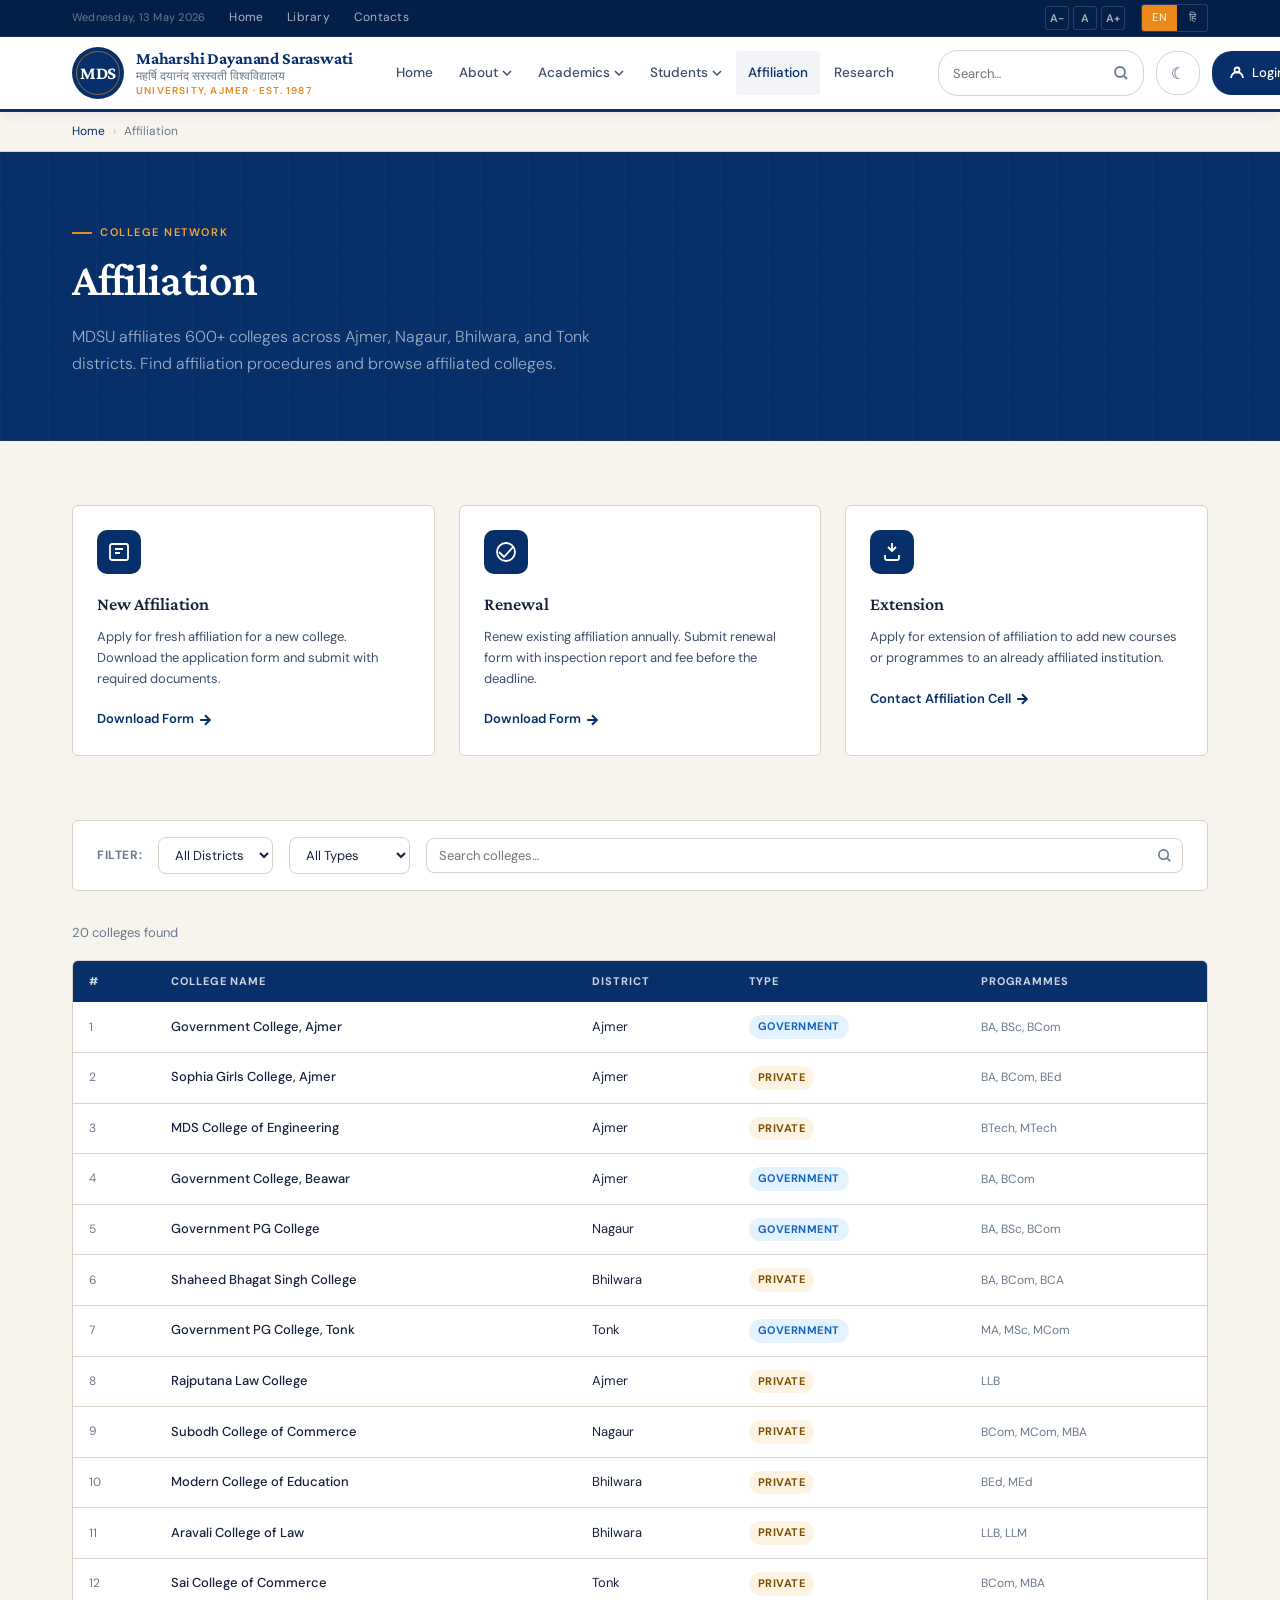
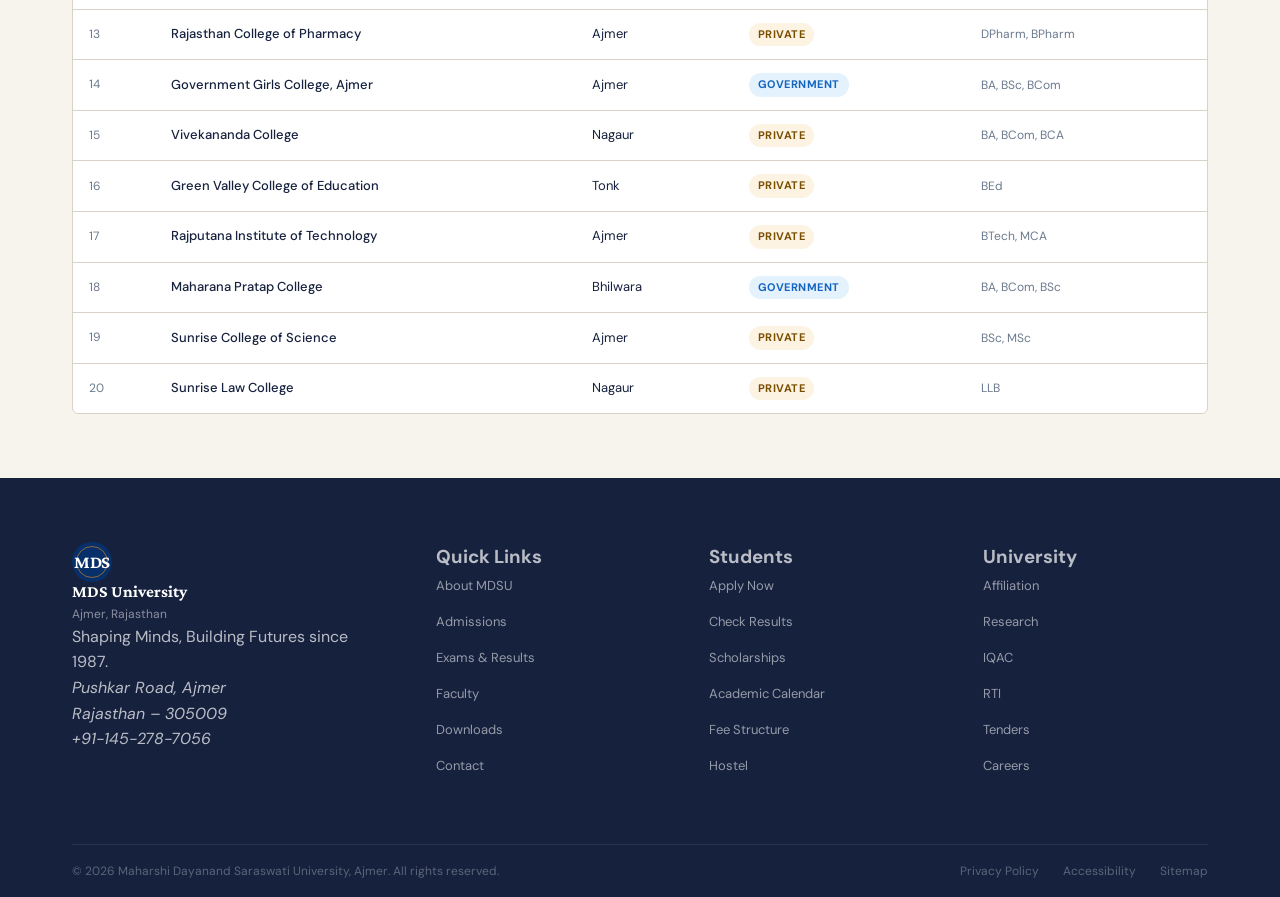
<file: affiliation.html>
<!DOCTYPE html>
<html lang="en">
<head>
  <meta charset="UTF-8" />
  <meta name="viewport" content="width=device-width, initial-scale=1.0" />
  <title>Affiliation — MDSU Ajmer</title>
  <link rel="preconnect" href="https://fonts.googleapis.com" />
  <link rel="preconnect" href="https://fonts.gstatic.com" crossorigin />
  <link href="https://fonts.googleapis.com/css2?family=Crimson+Pro:ital,wght@0,300;0,400;0,600;0,700;1,400;1,600&family=DM+Sans:ital,opsz,wght@0,9..40,300;0,9..40,400;0,9..40,500;0,9..40,600;1,9..40,400&display=swap" rel="stylesheet" />
  <link rel="stylesheet" href="shared.css" />
  <style>
    .aff-layout { padding-block: var(--space-8); }

    /* Info cards */
    .aff-cards {
      display: grid;
      grid-template-columns: repeat(3, 1fr);
      gap: var(--space-5);
      margin-bottom: var(--space-8);
    }
    .aff-info-card {
      background: var(--white);
      border: 1px solid var(--rule);
      border-radius: var(--radius);
      padding: var(--space-5);
      transition: border-color 0.2s, box-shadow 0.2s;
    }
    .aff-info-card:hover { border-color: var(--navy); box-shadow: 0 4px 16px rgba(7,48,106,0.08); }
    .aff-card-icon {
      width: 44px; height: 44px;
      background: var(--navy);
      border-radius: 10px;
      display: flex; align-items: center; justify-content: center;
      margin-bottom: var(--space-4);
      color: var(--white);
    }
    .aff-card-icon svg { width: 22px; height: 22px; }
    .aff-card-title {
      font-family: var(--font-display);
      font-size: 18px; font-weight: 600; color: var(--ink);
      margin-bottom: var(--space-2);
    }
    .aff-card-desc { font-size: 13px; color: var(--ink-mid); line-height: 1.6; margin-bottom: var(--space-4); }
    .aff-card-link {
      display: inline-flex; align-items: center; gap: 5px;
      font-size: 13px; font-weight: 600; color: var(--navy);
      text-decoration: none; transition: gap 0.15s;
    }
    .aff-card-link:hover { gap: 8px; }

    /* Filter row */
    .aff-filter-row {
      display: flex;
      gap: var(--space-4);
      flex-wrap: wrap;
      align-items: center;
      margin-bottom: var(--space-6);
      padding: var(--space-4) var(--space-5);
      background: var(--white);
      border: 1px solid var(--rule);
      border-radius: var(--radius);
    }
    .aff-filter-label { font-size: 12px; font-weight: 700; letter-spacing: 0.05em; text-transform: uppercase; color: var(--ink-lt); flex-shrink: 0; }
    .aff-select {
      border: 1.5px solid var(--rule);
      border-radius: 8px;
      padding: 8px 12px;
      font-family: var(--font-body); font-size: 13px;
      color: var(--ink); background: var(--white);
      outline: none; cursor: pointer;
      transition: border-color 0.2s;
    }
    .aff-select:focus { border-color: var(--navy); }
    .aff-search {
      flex: 1; min-width: 200px;
      display: flex; align-items: center;
      border: 1.5px solid var(--rule); border-radius: 8px;
      overflow: hidden; transition: border-color 0.2s;
      background: var(--white);
    }
    .aff-search:focus-within { border-color: var(--navy); }
    .aff-search input {
      flex: 1; border: none; outline: none; padding: 8px 12px;
      font-family: var(--font-body); font-size: 13px;
      color: var(--ink); background: transparent;
    }
    .aff-search svg { margin-right: 10px; color: var(--ink-lt); flex-shrink: 0; }

    /* Results count */
    #aff-count { font-size: 13px; color: var(--ink-lt); margin-bottom: var(--space-4); }

    /* College table */
    .aff-table-wrap {
      background: var(--white);
      border: 1px solid var(--rule);
      border-radius: var(--radius);
      overflow: hidden;
    }
    .aff-table { width: 100%; border-collapse: collapse; }
    .aff-table thead { background: var(--navy); }
    .aff-table th {
      padding: 12px 16px; text-align: left;
      font-size: 11px; font-weight: 700; letter-spacing: 0.08em;
      text-transform: uppercase; color: rgba(255,255,255,0.8);
    }
    .aff-table td {
      padding: 13px 16px; font-size: 13px; color: var(--ink);
      border-bottom: 1px solid var(--rule); vertical-align: middle;
    }
    .aff-table tr:last-child td { border-bottom: none; }
    .aff-table tr:hover td { background: var(--cream); }
    .aff-table tr[hidden] { display: none; }

    .aff-college-name { font-weight: 500; }
    .aff-type-badge {
      display: inline-block; padding: 3px 9px;
      border-radius: 20px; font-size: 11px; font-weight: 700;
      letter-spacing: 0.05em; text-transform: uppercase;
    }
    .aff-type-badge--govt { background: #E3F2FD; color: #1565C0; }
    .aff-type-badge--pvt { background: var(--saffron-bg); color: #7A4E00; }
    .aff-programmes { font-size: 12px; color: var(--ink-lt); }

    .aff-empty { text-align: center; padding: 48px; color: var(--ink-lt); font-size: 14px; }

    @media (max-width: 860px) {
      .aff-cards { grid-template-columns: 1fr; }
      .aff-filter-row { flex-direction: column; align-items: stretch; }
    }
    @media (max-width: 600px) {
      .aff-table th:nth-child(4), .aff-table td:nth-child(4) { display: none; }
    }
  </style>
</head>
<body>

  <div class="util-bar">
    <div class="container">
      <div class="util-bar__left">
        <span class="util-date">Wednesday, 13 May 2026</span>
        <a href="index.html">Home</a>
        <a href="#">Library</a>
        <a href="contact.html">Contacts</a>
      </div>
      <div class="util-bar__right">
        <div class="util-a11y" aria-label="Text size">
          <a href="#" aria-label="Decrease text size">A-</a>
          <a href="#" aria-label="Default text size">A</a>
          <a href="#" aria-label="Increase text size">A+</a>
        </div>
        <div class="lang-toggle">
          <a href="#" class="active">EN</a>
          <a href="#">हि</a>
        </div>
      </div>
    </div>
  </div>

  <header class="site-header">
    <div class="container">
      <div class="header-inner">
        <a href="index.html" class="site-logo" aria-label="MDSU — Home">
          <div class="logo-emblem" aria-hidden="true"><span class="logo-emblem-text">MDS</span></div>
          <div class="logo-text-group">
            <span class="logo-name">Maharshi Dayanand Saraswati</span>
            <span class="logo-name-hindi">महर्षि दयानंद सरस्वती विश्वविद्यालय</span>
            <span class="logo-sub">University, Ajmer · Est. 1987</span>
          </div>
        </a>
        <nav aria-label="Primary">
          <ul class="primary-nav">
            <li><a href="index.html">Home</a></li>
            <li><a href="about.html">About <svg viewBox="0 0 10 6" fill="none" stroke="currentColor" stroke-width="1.5"><path d="M1 1l4 4 4-4"/></svg></a>
              <ul class="dropdown"><li><a href="about.html">Vision &amp; Mission</a></li><li><a href="faculty.html">Faculty</a></li><li><a href="about.html">Administration</a></li></ul>
            </li>
            <li><a href="#">Academics <svg viewBox="0 0 10 6" fill="none" stroke="currentColor" stroke-width="1.5"><path d="M1 1l4 4 4-4"/></svg></a>
              <ul class="dropdown"><li><a href="#">Academic Programs</a></li><li><a href="#">Fee Structure</a></li><li><a href="#">Academic Calendar</a></li></ul>
            </li>
            <li><a href="admissions.html">Students <svg viewBox="0 0 10 6" fill="none" stroke="currentColor" stroke-width="1.5"><path d="M1 1l4 4 4-4"/></svg></a>
              <ul class="dropdown"><li><a href="admissions.html">Admissions</a></li><li><a href="exams.html">Exams &amp; Results</a></li><li><a href="#">Scholarships</a></li><li><a href="downloads.html">Downloads</a></li></ul>
            </li>
            <li><a href="affiliation.html" class="active">Affiliation</a></li>
            <li><a href="#">Research</a></li>
          </ul>
        </nav>
        <div class="header-actions">
          <form class="search-form" role="search" action="search.html">
            <input class="search-input" type="search" name="q" placeholder="Search…" aria-label="Search" />
            <button class="search-btn" type="submit" aria-label="Search">
              <svg width="16" height="16" viewBox="0 0 16 16" fill="none" stroke="currentColor" stroke-width="1.8"><circle cx="7" cy="7" r="5"/><path d="M11 11l3 3"/></svg>
            </button>
          </form>
          <button id="dark-mode-toggle" aria-label="Toggle dark mode" aria-pressed="false" style="background:none;border:1.5px solid var(--rule);border-radius:20px;padding:8px 12px;cursor:pointer;font-size:16px;min-height:44px;min-width:44px;display:flex;align-items:center;justify-content:center;color:var(--ink-mid);transition:border-color 0.2s;">
            <span class="dm-icon">&#9790;</span>
          </button>
          <a href="#" class="btn-login">
            <svg width="14" height="14" viewBox="0 0 14 14" fill="none" stroke="currentColor" stroke-width="1.8"><circle cx="7" cy="4" r="2.5"/><path d="M1 12c0-3.3 2.7-6 6-6s6 2.7 6 6"/></svg>
            Login
          </a>
          <button class="nav-toggle" aria-label="Open menu">
            <svg width="18" height="14" viewBox="0 0 18 14" fill="none" stroke="currentColor" stroke-width="1.8"><path d="M1 1h16M1 7h16M1 13h16"/></svg>
          </button>
        </div>
      </div>
    </div>
  </header>

  <div class="breadcrumb-bar">
    <div class="container">
      <nav class="breadcrumb" aria-label="Breadcrumb">
        <a href="index.html">Home</a>
        <span class="breadcrumb-sep" aria-hidden="true">›</span>
        <span aria-current="page">Affiliation</span>
      </nav>
    </div>
  </div>

  <section class="page-hero" aria-labelledby="page-heading">
    <div class="container page-hero-content">
      <p class="page-hero-eyebrow">College Network</p>
      <h1 class="page-title" id="page-heading">Affiliation</h1>
      <p class="page-hero-desc">MDSU affiliates 600+ colleges across Ajmer, Nagaur, Bhilwara, and Tonk districts. Find affiliation procedures and browse affiliated colleges.</p>
    </div>
  </section>

  <main style="background: var(--cream);">
    <div class="container">
      <div class="aff-layout">

        <!-- Info cards -->
        <div class="aff-cards">
          <div class="aff-info-card">
            <div class="aff-card-icon">
              <svg viewBox="0 0 22 22" fill="none" stroke="currentColor" stroke-width="1.8"><rect x="2" y="3" width="18" height="16" rx="2"/><path d="M7 8h8M7 12h5"/></svg>
            </div>
            <h2 class="aff-card-title">New Affiliation</h2>
            <p class="aff-card-desc">Apply for fresh affiliation for a new college. Download the application form and submit with required documents.</p>
            <a href="downloads.html#cat-affiliation" class="aff-card-link">Download Form <svg viewBox="0 0 10 10" fill="none" stroke="currentColor" stroke-width="1.8" width="12" height="12"><path d="M1 5h8M5 1l4 4-4 4"/></svg></a>
          </div>
          <div class="aff-info-card">
            <div class="aff-card-icon">
              <svg viewBox="0 0 22 22" fill="none" stroke="currentColor" stroke-width="1.8"><path d="M4 11l5 5L18 6"/><circle cx="11" cy="11" r="9"/></svg>
            </div>
            <h2 class="aff-card-title">Renewal</h2>
            <p class="aff-card-desc">Renew existing affiliation annually. Submit renewal form with inspection report and fee before the deadline.</p>
            <a href="downloads.html#cat-affiliation" class="aff-card-link">Download Form <svg viewBox="0 0 10 10" fill="none" stroke="currentColor" stroke-width="1.8" width="12" height="12"><path d="M1 5h8M5 1l4 4-4 4"/></svg></a>
          </div>
          <div class="aff-info-card">
            <div class="aff-card-icon">
              <svg viewBox="0 0 22 22" fill="none" stroke="currentColor" stroke-width="1.8"><path d="M11 2v8M15 6l-4 4-4-4"/><path d="M4 14v3a2 2 0 002 2h10a2 2 0 002-2v-3"/></svg>
            </div>
            <h2 class="aff-card-title">Extension</h2>
            <p class="aff-card-desc">Apply for extension of affiliation to add new courses or programmes to an already affiliated institution.</p>
            <a href="contact.html" class="aff-card-link">Contact Affiliation Cell <svg viewBox="0 0 10 10" fill="none" stroke="currentColor" stroke-width="1.8" width="12" height="12"><path d="M1 5h8M5 1l4 4-4 4"/></svg></a>
          </div>
        </div>

        <!-- Filters -->
        <div class="aff-filter-row">
          <span class="aff-filter-label">Filter:</span>
          <select class="aff-select" id="district-filter" aria-label="Filter by district">
            <option value="">All Districts</option>
            <option>Ajmer</option>
            <option>Nagaur</option>
            <option>Bhilwara</option>
            <option>Tonk</option>
          </select>
          <select class="aff-select" id="type-filter" aria-label="Filter by type">
            <option value="">All Types</option>
            <option>Government</option>
            <option>Private</option>
          </select>
          <div class="aff-search">
            <input type="search" id="college-search" placeholder="Search colleges…" aria-label="Search colleges" />
            <svg width="15" height="15" viewBox="0 0 16 16" fill="none" stroke="currentColor" stroke-width="1.8"><circle cx="7" cy="7" r="5"/><path d="M11 11l3 3"/></svg>
          </div>
        </div>

        <p id="aff-count" style="font-size:13px;color:var(--ink-lt);margin-bottom:var(--space-4);">Loading…</p>

        <div class="aff-table-wrap">
          <table class="aff-table" aria-label="Affiliated colleges">
            <thead>
              <tr>
                <th>#</th>
                <th>College Name</th>
                <th>District</th>
                <th>Type</th>
                <th>Programmes</th>
              </tr>
            </thead>
            <tbody id="college-tbody"></tbody>
          </table>
        </div>

      </div>
    </div>
  </main>

  <footer class="site-footer">
    <div class="container">
      <div class="footer-grid">
        <div class="footer-brand">
          <div class="footer-logo">
            <div class="logo-emblem" style="width:40px;height:40px;font-size:13px;" aria-hidden="true"><span class="logo-emblem-text">MDS</span></div>
            <div>
              <div style="font-family:var(--font-display);font-size:17px;font-weight:700;color:var(--white);line-height:1.2;">MDS University</div>
              <div style="font-size:12px;color:rgba(255,255,255,0.5);margin-top:2px;">Ajmer, Rajasthan</div>
            </div>
          </div>
          <p class="footer-tagline">Shaping Minds, Building Futures since 1987.</p>
          <address class="footer-address">
            Pushkar Road, Ajmer<br/>
            Rajasthan – 305009<br/>
            <a href="tel:+911452787056">+91-145-278-7056</a>
          </address>
        </div>
        <div>
          <h3 class="footer-heading">Quick Links</h3>
          <ul class="footer-links">
            <li><a href="about.html">About MDSU</a></li>
            <li><a href="admissions.html">Admissions</a></li>
            <li><a href="exams.html">Exams &amp; Results</a></li>
            <li><a href="faculty.html">Faculty</a></li>
            <li><a href="downloads.html">Downloads</a></li>
            <li><a href="contact.html">Contact</a></li>
          </ul>
        </div>
        <div>
          <h3 class="footer-heading">Students</h3>
          <ul class="footer-links">
            <li><a href="admissions.html">Apply Now</a></li>
            <li><a href="exams.html">Check Results</a></li>
            <li><a href="#">Scholarships</a></li>
            <li><a href="#">Academic Calendar</a></li>
            <li><a href="#">Fee Structure</a></li>
            <li><a href="#">Hostel</a></li>
          </ul>
        </div>
        <div>
          <h3 class="footer-heading">University</h3>
          <ul class="footer-links">
            <li><a href="affiliation.html">Affiliation</a></li>
            <li><a href="#">Research</a></li>
            <li><a href="#">IQAC</a></li>
            <li><a href="#">RTI</a></li>
            <li><a href="#">Tenders</a></li>
            <li><a href="#">Careers</a></li>
          </ul>
        </div>
      </div>
      <div class="footer-bottom">
        <p>&copy; 2026 Maharshi Dayanand Saraswati University, Ajmer. All rights reserved.</p>
        <div class="footer-bottom-links">
          <a href="#">Privacy Policy</a>
          <a href="#">Accessibility</a>
          <a href="#">Sitemap</a>
        </div>
      </div>
    </div>
  </footer>

  <script src="main.js"></script>
  <script>
    (async function initAffiliation() {
      const tbody = document.getElementById('college-tbody');
      const countEl = document.getElementById('aff-count');
      const districtFilter = document.getElementById('district-filter');
      const typeFilter = document.getElementById('type-filter');
      const searchInput = document.getElementById('college-search');

      let allColleges = [];

      try {
        const res = await fetch('data/colleges.json');
        allColleges = await res.json();
      } catch (e) {
        const row = document.createElement('tr');
        const td = document.createElement('td');
        td.colSpan = 5;
        td.className = 'aff-empty';
        td.textContent = 'Unable to load college data. Please try again.';
        row.appendChild(td);
        tbody.appendChild(row);
        return;
      }

      function render() {
        const district = districtFilter.value;
        const type = typeFilter.value;
        const q = searchInput.value.toLowerCase();

        const filtered = allColleges.filter(c => {
          const dMatch = !district || c.district === district;
          const tMatch = !type || c.type === type;
          const sMatch = !q || c.name.toLowerCase().includes(q) || c.district.toLowerCase().includes(q);
          return dMatch && tMatch && sMatch;
        });

        countEl.textContent = filtered.length + ' college' + (filtered.length !== 1 ? 's' : '') + ' found';
        tbody.replaceChildren();

        if (filtered.length === 0) {
          const row = document.createElement('tr');
          const td = document.createElement('td');
          td.colSpan = 5;
          td.className = 'aff-empty';
          td.textContent = 'No colleges found matching your filters.';
          row.appendChild(td);
          tbody.appendChild(row);
          return;
        }

        filtered.forEach((college, i) => {
          const row = document.createElement('tr');

          const numTd = document.createElement('td');
          numTd.style.cssText = 'color:var(--ink-lt);font-size:12px;';
          numTd.textContent = i + 1;

          const nameTd = document.createElement('td');
          const nameSpan = document.createElement('span');
          nameSpan.className = 'aff-college-name';
          nameSpan.textContent = college.name;
          nameTd.appendChild(nameSpan);

          const distTd = document.createElement('td');
          distTd.textContent = college.district;

          const typeTd = document.createElement('td');
          const badge = document.createElement('span');
          badge.className = 'aff-type-badge aff-type-badge--' + (college.type === 'Government' ? 'govt' : 'pvt');
          badge.textContent = college.type;
          typeTd.appendChild(badge);

          const progTd = document.createElement('td');
          const progSpan = document.createElement('span');
          progSpan.className = 'aff-programmes';
          progSpan.textContent = college.programmes.join(', ');
          progTd.appendChild(progSpan);

          row.append(numTd, nameTd, distTd, typeTd, progTd);
          tbody.appendChild(row);
        });
      }

      districtFilter.addEventListener('change', render);
      typeFilter.addEventListener('change', render);
      searchInput.addEventListener('input', render);

      render();
    })();
  </script>
</body>
</html>
</file>
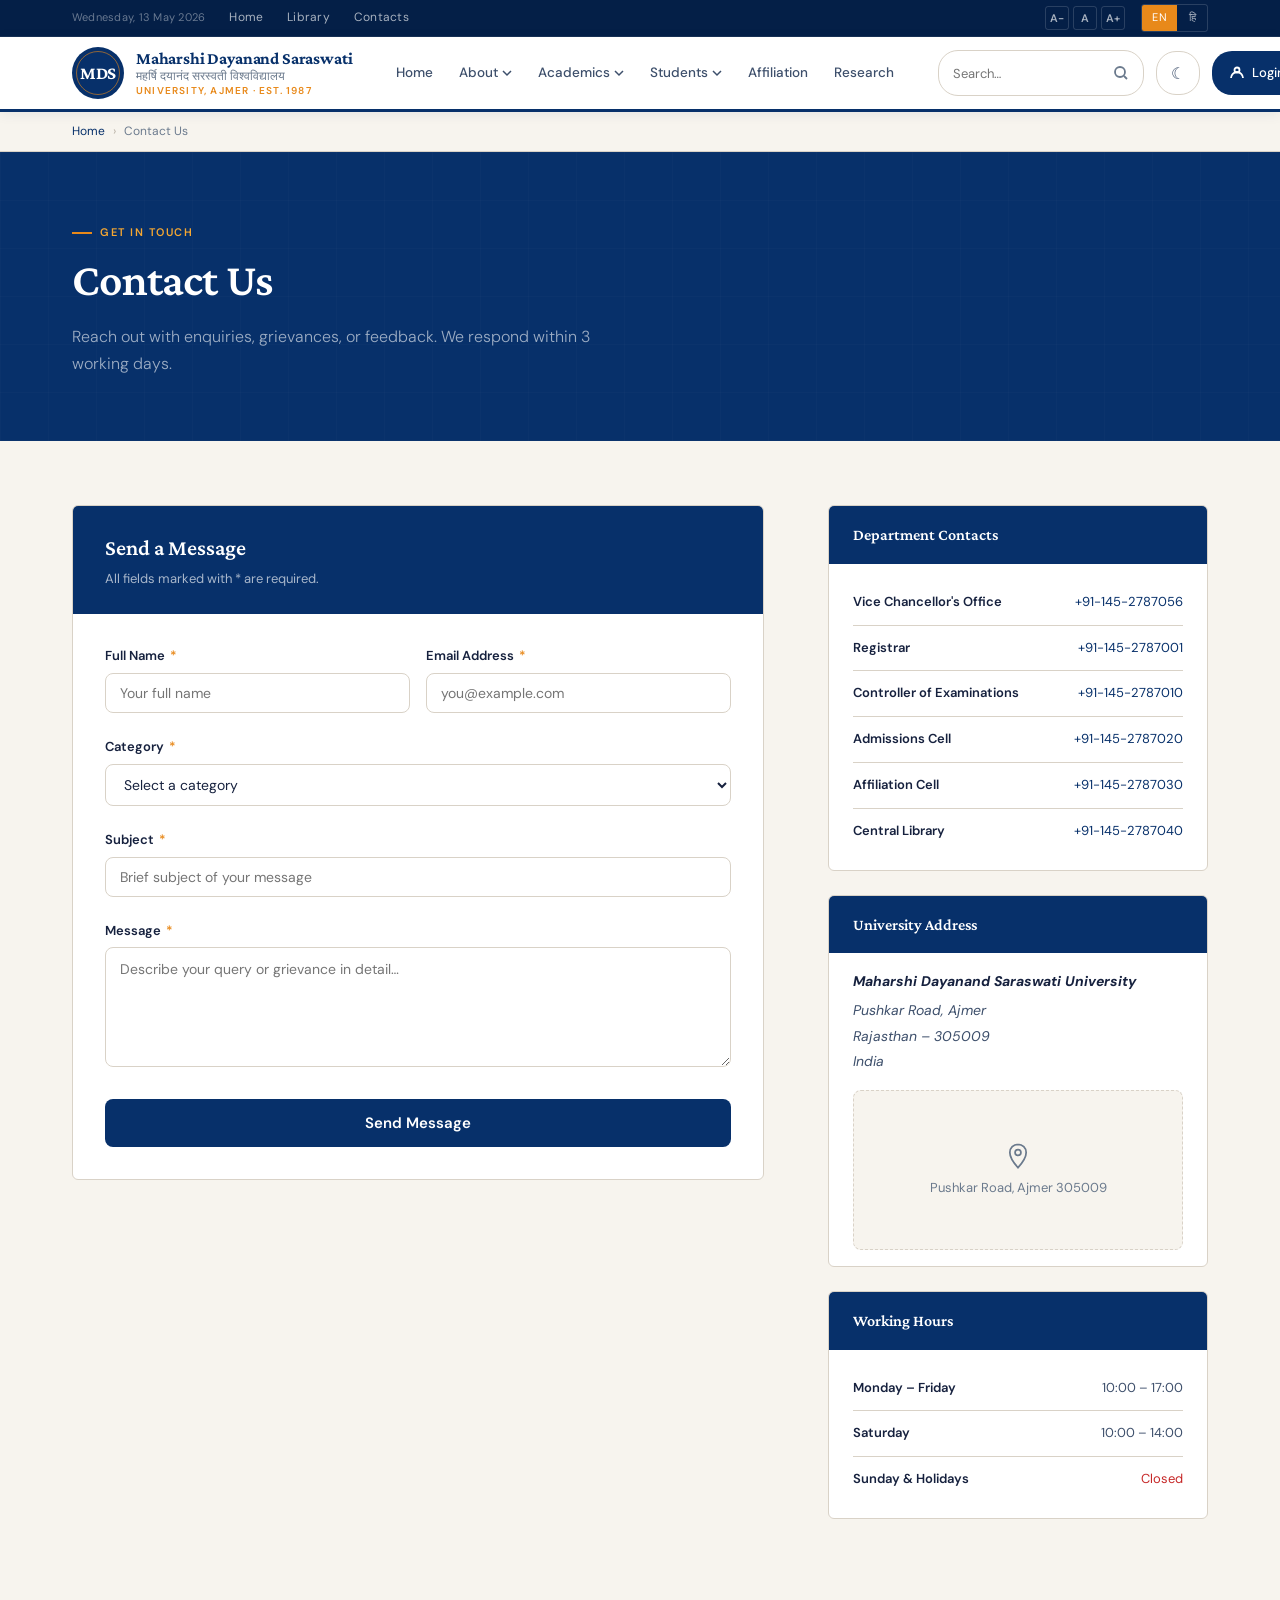
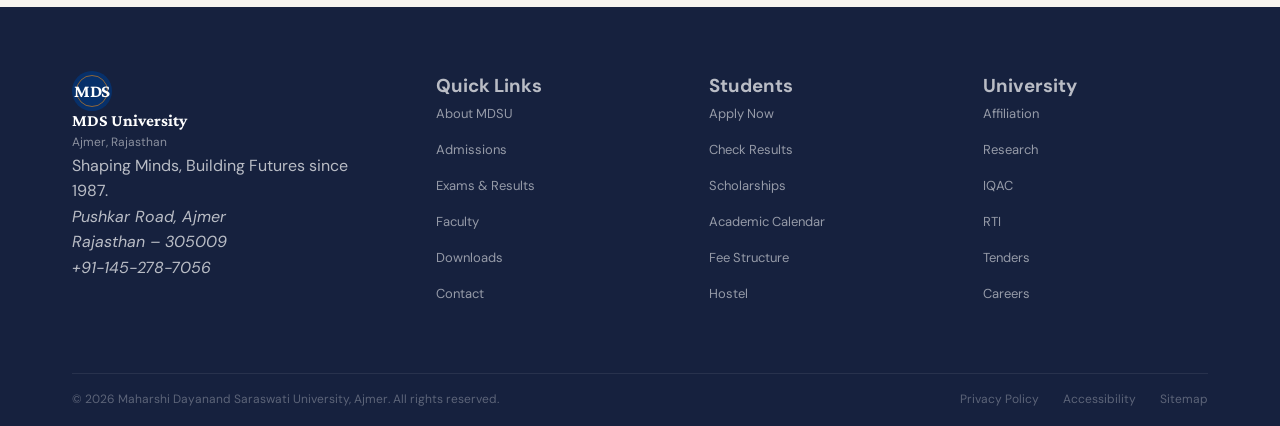
<file: contact.html>
<!DOCTYPE html>
<html lang="en">
<head>
  <meta charset="UTF-8" />
  <meta name="viewport" content="width=device-width, initial-scale=1.0" />
  <title>Contact Us — MDSU Ajmer</title>
  <link rel="preconnect" href="https://fonts.googleapis.com" />
  <link rel="preconnect" href="https://fonts.gstatic.com" crossorigin />
  <link href="https://fonts.googleapis.com/css2?family=Crimson+Pro:ital,wght@0,300;0,400;0,600;0,700;1,400;1,600&family=DM+Sans:ital,opsz,wght@0,9..40,300;0,9..40,400;0,9..40,500;0,9..40,600;1,9..40,400&display=swap" rel="stylesheet" />
  <link rel="stylesheet" href="shared.css" />
  <style>
    .contact-layout {
      display: grid;
      grid-template-columns: 1fr 380px;
      gap: var(--space-8);
      padding-block: var(--space-8);
      align-items: start;
    }

    /* Form card */
    .contact-form-card {
      background: var(--white);
      border: 1px solid var(--rule);
      border-radius: var(--radius);
      overflow: hidden;
    }
    .contact-form-head {
      background: var(--navy);
      padding: var(--space-5) var(--space-6);
    }
    .contact-form-head h2 {
      font-family: var(--font-display);
      font-size: 22px;
      font-weight: 600;
      color: var(--white);
      margin-bottom: 4px;
    }
    .contact-form-head p {
      font-size: 13px;
      color: rgba(255,255,255,0.65);
    }
    .contact-form-body { padding: var(--space-6); }

    .form-row { margin-bottom: var(--space-5); }
    .form-row label {
      display: block;
      font-size: 13px;
      font-weight: 600;
      color: var(--ink);
      margin-bottom: 6px;
    }
    .form-row label .req { color: var(--saffron); margin-left: 2px; }
    .form-input, .form-select, .form-textarea {
      width: 100%;
      border: 1.5px solid var(--rule);
      border-radius: 8px;
      padding: 10px 14px;
      font-family: var(--font-body);
      font-size: 14px;
      color: var(--ink);
      background: var(--white);
      outline: none;
      transition: border-color 0.2s;
      box-sizing: border-box;
    }
    .form-input:focus, .form-select:focus, .form-textarea:focus {
      border-color: var(--navy);
    }
    .form-textarea { resize: vertical; min-height: 120px; line-height: 1.6; }
    .form-2col { display: grid; grid-template-columns: 1fr 1fr; gap: var(--space-4); }

    .form-submit {
      width: 100%;
      padding: 14px;
      background: var(--navy);
      color: var(--white);
      border: none;
      border-radius: 8px;
      font-family: var(--font-body);
      font-size: 15px;
      font-weight: 600;
      cursor: pointer;
      transition: background 0.15s;
      min-height: 48px;
    }
    .form-submit:hover { background: var(--navy-dark); }

    .form-success {
      text-align: center;
      padding: var(--space-8) var(--space-6);
    }
    .success-icon {
      width: 56px;
      height: 56px;
      background: #E8F5E9;
      border-radius: 50%;
      display: flex;
      align-items: center;
      justify-content: center;
      margin: 0 auto var(--space-4);
      font-size: 24px;
    }
    .success-title {
      font-family: var(--font-display);
      font-size: 22px;
      font-weight: 600;
      color: var(--ink);
      margin-bottom: var(--space-3);
    }
    .success-msg { font-size: 15px; color: var(--ink-mid); line-height: 1.6; }

    /* Sidebar */
    .contact-sidebar {}
    .contact-widget {
      background: var(--white);
      border: 1px solid var(--rule);
      border-radius: var(--radius);
      overflow: hidden;
      margin-bottom: var(--space-5);
    }
    .contact-widget-head {
      background: var(--navy);
      padding: var(--space-4) var(--space-5);
    }
    .contact-widget-head h3 {
      font-family: var(--font-display);
      font-size: 16px;
      font-weight: 600;
      color: var(--white);
    }
    .contact-widget-body { padding: var(--space-4) var(--space-5); }

    .contact-dept {
      display: grid;
      grid-template-columns: 1fr auto;
      align-items: start;
      gap: var(--space-2);
      padding-block: var(--space-3);
      border-bottom: 1px solid var(--rule);
    }
    .contact-dept:last-child { border-bottom: none; }
    .contact-dept-name { font-size: 13px; font-weight: 600; color: var(--ink); }
    .contact-dept-phone { font-size: 13px; color: var(--navy); text-decoration: none; white-space: nowrap; }
    .contact-dept-phone:hover { text-decoration: underline; }

    .address-block {
      font-size: 14px;
      color: var(--ink-mid);
      line-height: 1.8;
    }
    .address-block strong { color: var(--ink); display: block; margin-bottom: 4px; }

    .map-placeholder {
      background: var(--cream);
      border-radius: 8px;
      height: 160px;
      display: flex;
      align-items: center;
      justify-content: center;
      flex-direction: column;
      gap: var(--space-2);
      color: var(--ink-lt);
      font-size: 13px;
      border: 1px dashed var(--rule);
      margin-top: var(--space-4);
    }
    .map-placeholder svg { width: 28px; height: 28px; color: var(--ink-lt); }

    @media (max-width: 900px) {
      .contact-layout { grid-template-columns: 1fr; }
      .form-2col { grid-template-columns: 1fr; }
    }
  </style>
</head>
<body>

  <div class="util-bar">
    <div class="container">
      <div class="util-bar__left">
        <span class="util-date">Wednesday, 13 May 2026</span>
        <a href="index.html">Home</a>
        <a href="#">Library</a>
        <a href="contact.html">Contacts</a>
      </div>
      <div class="util-bar__right">
        <div class="util-a11y" aria-label="Text size">
          <a href="#" aria-label="Decrease text size">A-</a>
          <a href="#" aria-label="Default text size">A</a>
          <a href="#" aria-label="Increase text size">A+</a>
        </div>
        <div class="lang-toggle">
          <a href="#" class="active">EN</a>
          <a href="#">हि</a>
        </div>
      </div>
    </div>
  </div>

  <header class="site-header">
    <div class="container">
      <div class="header-inner">
        <a href="index.html" class="site-logo" aria-label="MDSU — Home">
          <div class="logo-emblem" aria-hidden="true"><span class="logo-emblem-text">MDS</span></div>
          <div class="logo-text-group">
            <span class="logo-name">Maharshi Dayanand Saraswati</span>
            <span class="logo-name-hindi">महर्षि दयानंद सरस्वती विश्वविद्यालय</span>
            <span class="logo-sub">University, Ajmer · Est. 1987</span>
          </div>
        </a>
        <nav aria-label="Primary">
          <ul class="primary-nav">
            <li><a href="index.html">Home</a></li>
            <li><a href="about.html">About <svg viewBox="0 0 10 6" fill="none" stroke="currentColor" stroke-width="1.5"><path d="M1 1l4 4 4-4"/></svg></a>
              <ul class="dropdown"><li><a href="about.html">Vision &amp; Mission</a></li><li><a href="faculty.html">Faculty</a></li><li><a href="about.html">Administration</a></li></ul>
            </li>
            <li><a href="#">Academics <svg viewBox="0 0 10 6" fill="none" stroke="currentColor" stroke-width="1.5"><path d="M1 1l4 4 4-4"/></svg></a>
              <ul class="dropdown"><li><a href="#">Academic Programs</a></li><li><a href="#">Fee Structure</a></li><li><a href="#">Academic Calendar</a></li></ul>
            </li>
            <li><a href="admissions.html">Students <svg viewBox="0 0 10 6" fill="none" stroke="currentColor" stroke-width="1.5"><path d="M1 1l4 4 4-4"/></svg></a>
              <ul class="dropdown"><li><a href="admissions.html">Admissions</a></li><li><a href="exams.html">Exams &amp; Results</a></li><li><a href="#">Scholarships</a></li><li><a href="downloads.html">Downloads</a></li></ul>
            </li>
            <li><a href="affiliation.html">Affiliation</a></li>
            <li><a href="#">Research</a></li>
          </ul>
        </nav>
        <div class="header-actions">
          <form class="search-form" role="search" action="search.html">
            <input class="search-input" type="search" name="q" placeholder="Search…" aria-label="Search" />
            <button class="search-btn" type="submit" aria-label="Search">
              <svg width="16" height="16" viewBox="0 0 16 16" fill="none" stroke="currentColor" stroke-width="1.8"><circle cx="7" cy="7" r="5"/><path d="M11 11l3 3"/></svg>
            </button>
          </form>
          <button id="dark-mode-toggle" aria-label="Toggle dark mode" aria-pressed="false" style="background:none;border:1.5px solid var(--rule);border-radius:20px;padding:8px 12px;cursor:pointer;font-size:16px;min-height:44px;min-width:44px;display:flex;align-items:center;justify-content:center;color:var(--ink-mid);transition:border-color 0.2s;">
            <span class="dm-icon">&#9790;</span>
          </button>
          <a href="#" class="btn-login">
            <svg width="14" height="14" viewBox="0 0 14 14" fill="none" stroke="currentColor" stroke-width="1.8"><circle cx="7" cy="4" r="2.5"/><path d="M1 12c0-3.3 2.7-6 6-6s6 2.7 6 6"/></svg>
            Login
          </a>
          <button class="nav-toggle" aria-label="Open menu">
            <svg width="18" height="14" viewBox="0 0 18 14" fill="none" stroke="currentColor" stroke-width="1.8"><path d="M1 1h16M1 7h16M1 13h16"/></svg>
          </button>
        </div>
      </div>
    </div>
  </header>

  <div class="breadcrumb-bar">
    <div class="container">
      <nav class="breadcrumb" aria-label="Breadcrumb">
        <a href="index.html">Home</a>
        <span class="breadcrumb-sep" aria-hidden="true">›</span>
        <span aria-current="page">Contact Us</span>
      </nav>
    </div>
  </div>

  <section class="page-hero" aria-labelledby="page-heading">
    <div class="container page-hero-content">
      <p class="page-hero-eyebrow">Get in Touch</p>
      <h1 class="page-title" id="page-heading">Contact Us</h1>
      <p class="page-hero-desc">Reach out with enquiries, grievances, or feedback. We respond within 3 working days.</p>
    </div>
  </section>

  <main style="background: var(--cream);">
    <div class="container">
      <div class="contact-layout">

        <!-- Form -->
        <div class="contact-form-card">
          <div class="contact-form-head">
            <h2>Send a Message</h2>
            <p>All fields marked with * are required.</p>
          </div>
          <div class="contact-form-body" id="form-container">
            <form id="contact-form" novalidate>
              <div class="form-2col">
                <div class="form-row">
                  <label for="cf-name">Full Name <span class="req">*</span></label>
                  <input class="form-input" type="text" id="cf-name" name="name" placeholder="Your full name" required autocomplete="name" />
                </div>
                <div class="form-row">
                  <label for="cf-email">Email Address <span class="req">*</span></label>
                  <input class="form-input" type="email" id="cf-email" name="email" placeholder="you@example.com" required autocomplete="email" />
                </div>
              </div>
              <div class="form-row">
                <label for="cf-category">Category <span class="req">*</span></label>
                <select class="form-select" id="cf-category" name="category" required>
                  <option value="" disabled selected>Select a category</option>
                  <option>General Enquiry</option>
                  <option>Admissions</option>
                  <option>Examinations</option>
                  <option>Affiliation</option>
                  <option>Grievance</option>
                  <option>RTI</option>
                  <option>Other</option>
                </select>
              </div>
              <div class="form-row">
                <label for="cf-subject">Subject <span class="req">*</span></label>
                <input class="form-input" type="text" id="cf-subject" name="subject" placeholder="Brief subject of your message" required />
              </div>
              <div class="form-row">
                <label for="cf-message">Message <span class="req">*</span></label>
                <textarea class="form-textarea" id="cf-message" name="message" placeholder="Describe your query or grievance in detail…" required></textarea>
              </div>
              <button type="submit" class="form-submit">Send Message</button>
            </form>
          </div>
        </div>

        <!-- Sidebar -->
        <aside class="contact-sidebar">

          <div class="contact-widget">
            <div class="contact-widget-head">
              <h3>Department Contacts</h3>
            </div>
            <div class="contact-widget-body">
              <div class="contact-dept">
                <span class="contact-dept-name">Vice Chancellor's Office</span>
                <a href="tel:+911452787056" class="contact-dept-phone">+91-145-2787056</a>
              </div>
              <div class="contact-dept">
                <span class="contact-dept-name">Registrar</span>
                <a href="tel:+911452787001" class="contact-dept-phone">+91-145-2787001</a>
              </div>
              <div class="contact-dept">
                <span class="contact-dept-name">Controller of Examinations</span>
                <a href="tel:+911452787010" class="contact-dept-phone">+91-145-2787010</a>
              </div>
              <div class="contact-dept">
                <span class="contact-dept-name">Admissions Cell</span>
                <a href="tel:+911452787020" class="contact-dept-phone">+91-145-2787020</a>
              </div>
              <div class="contact-dept">
                <span class="contact-dept-name">Affiliation Cell</span>
                <a href="tel:+911452787030" class="contact-dept-phone">+91-145-2787030</a>
              </div>
              <div class="contact-dept">
                <span class="contact-dept-name">Central Library</span>
                <a href="tel:+911452787040" class="contact-dept-phone">+91-145-2787040</a>
              </div>
            </div>
          </div>

          <div class="contact-widget">
            <div class="contact-widget-head">
              <h3>University Address</h3>
            </div>
            <div class="contact-widget-body">
              <address class="address-block">
                <strong>Maharshi Dayanand Saraswati University</strong>
                Pushkar Road, Ajmer<br/>
                Rajasthan – 305009<br/>
                India
              </address>
              <div class="map-placeholder" aria-label="Map placeholder">
                <svg viewBox="0 0 24 24" fill="none" stroke="currentColor" stroke-width="1.5"><path d="M12 2C8.13 2 5 5.13 5 9c0 5.25 7 13 7 13s7-7.75 7-13c0-3.87-3.13-7-7-7z"/><circle cx="12" cy="9" r="2.5"/></svg>
                <span>Pushkar Road, Ajmer 305009</span>
              </div>
            </div>
          </div>

          <div class="contact-widget">
            <div class="contact-widget-head">
              <h3>Working Hours</h3>
            </div>
            <div class="contact-widget-body">
              <div class="contact-dept">
                <span class="contact-dept-name">Monday – Friday</span>
                <span style="font-size:13px;color:var(--ink-mid);">10:00 – 17:00</span>
              </div>
              <div class="contact-dept">
                <span class="contact-dept-name">Saturday</span>
                <span style="font-size:13px;color:var(--ink-mid);">10:00 – 14:00</span>
              </div>
              <div class="contact-dept">
                <span class="contact-dept-name">Sunday &amp; Holidays</span>
                <span style="font-size:13px;color:#C62828;">Closed</span>
              </div>
            </div>
          </div>

        </aside>

      </div>
    </div>
  </main>

  <footer class="site-footer">
    <div class="container">
      <div class="footer-grid">
        <div class="footer-brand">
          <div class="footer-logo">
            <div class="logo-emblem" style="width:40px;height:40px;font-size:13px;" aria-hidden="true"><span class="logo-emblem-text">MDS</span></div>
            <div>
              <div style="font-family:var(--font-display);font-size:17px;font-weight:700;color:var(--white);line-height:1.2;">MDS University</div>
              <div style="font-size:12px;color:rgba(255,255,255,0.5);margin-top:2px;">Ajmer, Rajasthan</div>
            </div>
          </div>
          <p class="footer-tagline">Shaping Minds, Building Futures since 1987.</p>
          <address class="footer-address">
            Pushkar Road, Ajmer<br/>
            Rajasthan – 305009<br/>
            <a href="tel:+911452787056">+91-145-278-7056</a>
          </address>
        </div>
        <div>
          <h3 class="footer-heading">Quick Links</h3>
          <ul class="footer-links">
            <li><a href="about.html">About MDSU</a></li>
            <li><a href="admissions.html">Admissions</a></li>
            <li><a href="exams.html">Exams &amp; Results</a></li>
            <li><a href="faculty.html">Faculty</a></li>
            <li><a href="downloads.html">Downloads</a></li>
            <li><a href="contact.html">Contact</a></li>
          </ul>
        </div>
        <div>
          <h3 class="footer-heading">Students</h3>
          <ul class="footer-links">
            <li><a href="admissions.html">Apply Now</a></li>
            <li><a href="exams.html">Check Results</a></li>
            <li><a href="#">Scholarships</a></li>
            <li><a href="#">Academic Calendar</a></li>
            <li><a href="#">Fee Structure</a></li>
            <li><a href="#">Hostel</a></li>
          </ul>
        </div>
        <div>
          <h3 class="footer-heading">University</h3>
          <ul class="footer-links">
            <li><a href="affiliation.html">Affiliation</a></li>
            <li><a href="#">Research</a></li>
            <li><a href="#">IQAC</a></li>
            <li><a href="#">RTI</a></li>
            <li><a href="#">Tenders</a></li>
            <li><a href="#">Careers</a></li>
          </ul>
        </div>
      </div>
      <div class="footer-bottom">
        <p>&copy; 2026 Maharshi Dayanand Saraswati University, Ajmer. All rights reserved.</p>
        <div class="footer-bottom-links">
          <a href="#">Privacy Policy</a>
          <a href="#">Accessibility</a>
          <a href="#">Sitemap</a>
        </div>
      </div>
    </div>
  </footer>

  <script src="main.js"></script>
  <script>
    document.getElementById('contact-form').addEventListener('submit', function(e) {
      e.preventDefault();
      const container = document.getElementById('form-container');
      const successDiv = document.createElement('div');
      successDiv.className = 'form-success';

      const icon = document.createElement('div');
      icon.className = 'success-icon';
      icon.textContent = '✓';
      icon.style.color = '#2E7D32';

      const title = document.createElement('h3');
      title.className = 'success-title';
      title.textContent = 'Message Sent';

      const msg = document.createElement('p');
      msg.className = 'success-msg';
      msg.textContent = 'Your message has been submitted. We will respond within 3 working days.';

      successDiv.append(icon, title, msg);
      container.replaceChildren(successDiv);
    });
  </script>
</body>
</html>
</file>
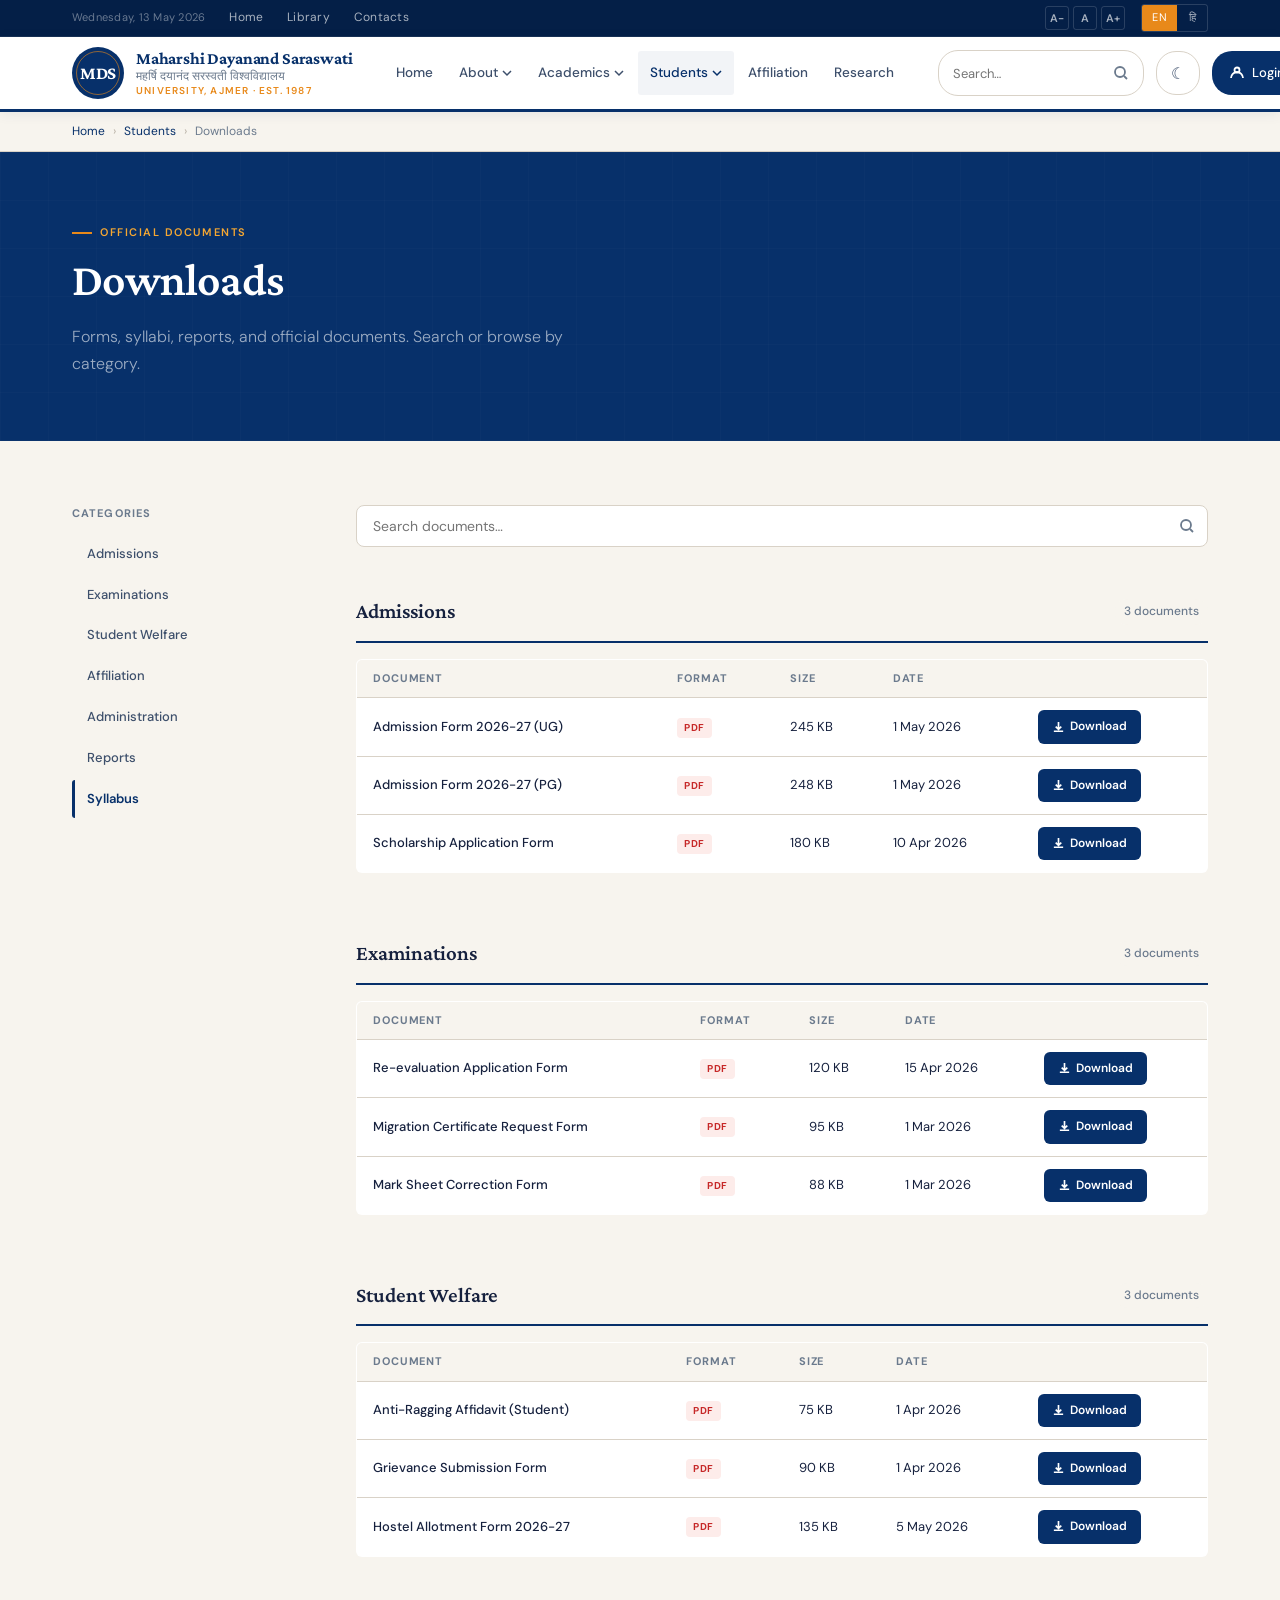
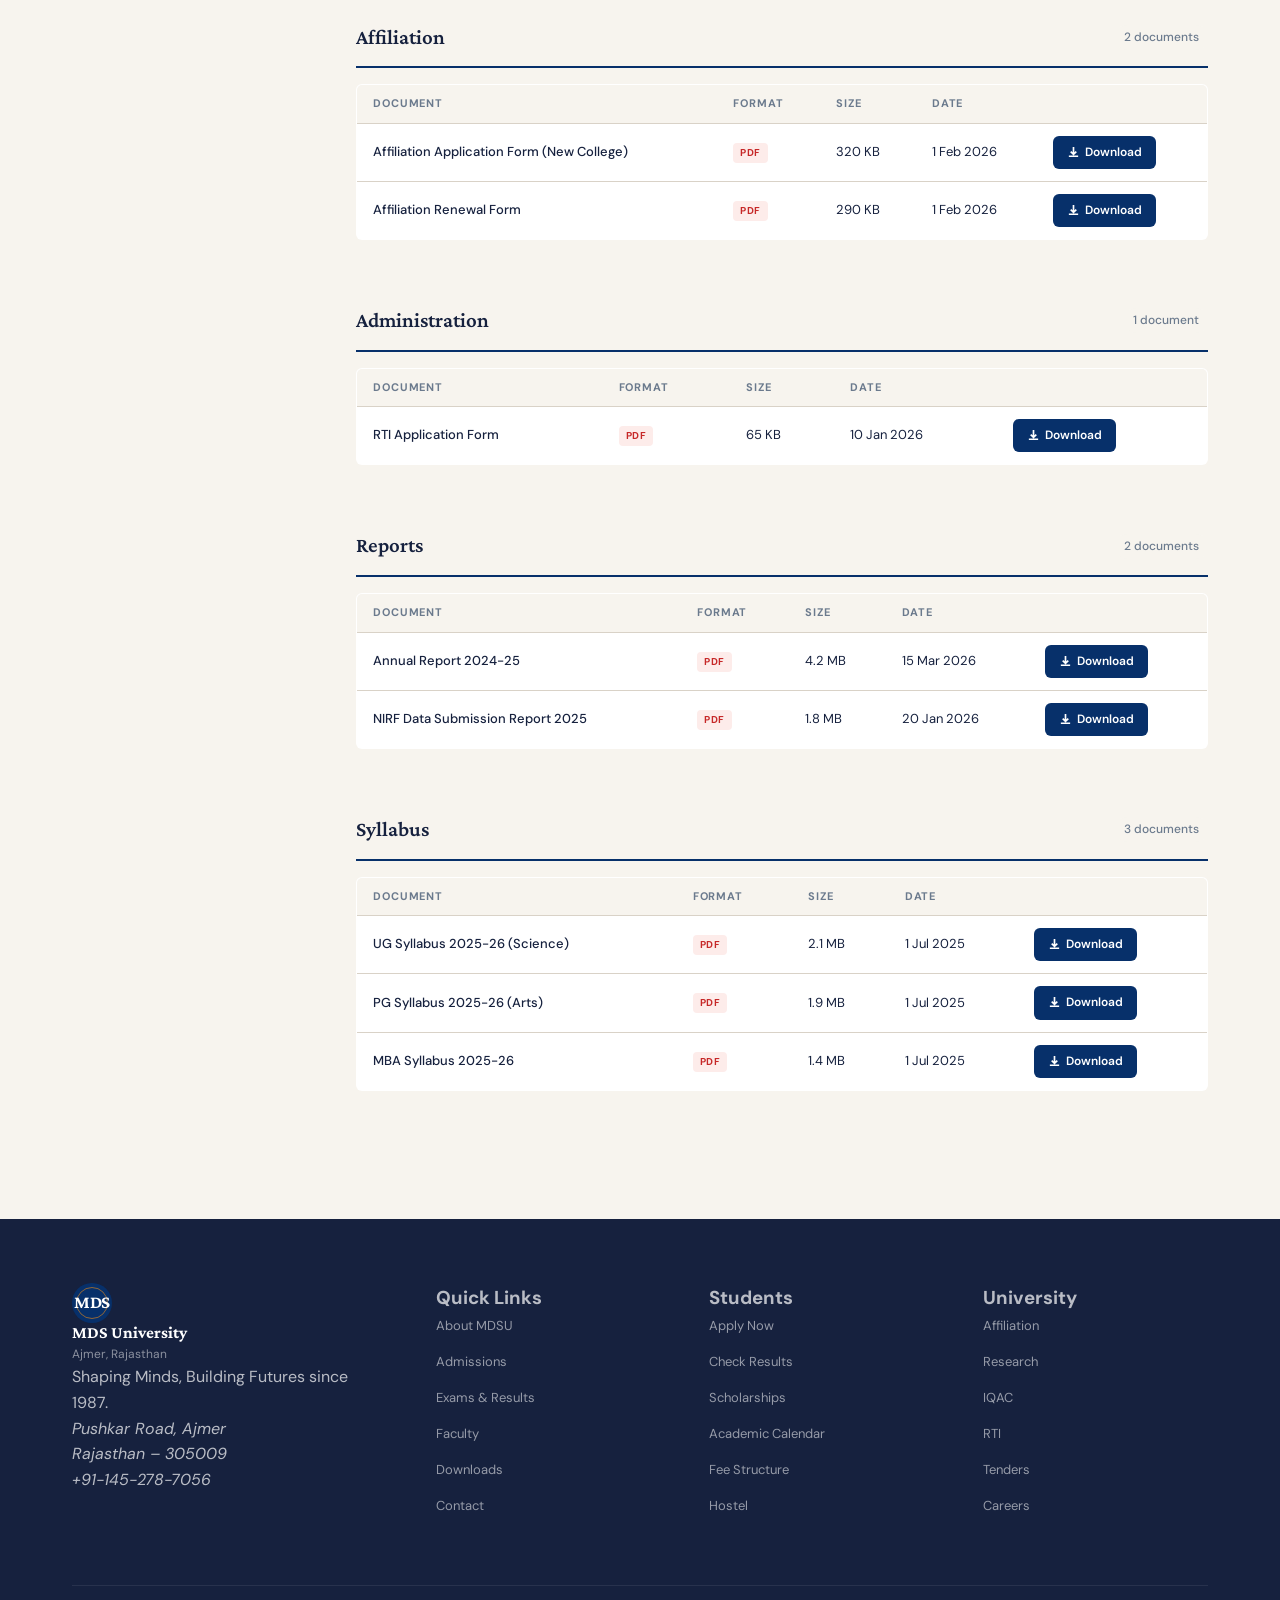
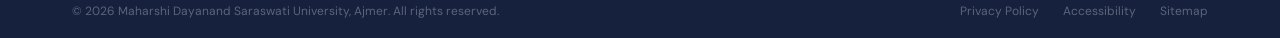
<file: downloads.html>
<!DOCTYPE html>
<html lang="en">
<head>
  <meta charset="UTF-8" />
  <meta name="viewport" content="width=device-width, initial-scale=1.0" />
  <title>Downloads — MDSU Ajmer</title>
  <link rel="preconnect" href="https://fonts.googleapis.com" />
  <link rel="preconnect" href="https://fonts.gstatic.com" crossorigin />
  <link href="https://fonts.googleapis.com/css2?family=Crimson+Pro:ital,wght@0,300;0,400;0,600;0,700;1,400;1,600&family=DM+Sans:ital,opsz,wght@0,9..40,300;0,9..40,400;0,9..40,500;0,9..40,600;1,9..40,400&display=swap" rel="stylesheet" />
  <link rel="stylesheet" href="shared.css" />
  <style>
    .dl-layout {
      display: grid;
      grid-template-columns: 220px 1fr;
      gap: var(--space-8);
      padding-block: var(--space-8);
      align-items: start;
    }

    /* Sticky sidebar */
    .dl-sidebar {
      position: sticky;
      top: 80px;
    }
    .dl-sidebar-title {
      font-size: 11px;
      font-weight: 700;
      letter-spacing: 0.1em;
      text-transform: uppercase;
      color: var(--ink-lt);
      margin-bottom: var(--space-3);
    }
    .dl-sidebar-nav { list-style: none; }
    .dl-sidebar-nav li { margin-bottom: 2px; }
    .dl-sidebar-nav a {
      display: block;
      padding: 9px 12px;
      border-radius: var(--radius-sm);
      font-size: 13px;
      font-weight: 500;
      color: var(--ink-mid);
      text-decoration: none;
      transition: background 0.15s, color 0.15s;
      border-left: 3px solid transparent;
    }
    .dl-sidebar-nav a:hover { background: var(--cream); color: var(--ink); }
    .dl-sidebar-nav a.active { background: var(--cream); color: var(--navy); border-left-color: var(--navy); font-weight: 600; }

    /* Search */
    .dl-search-bar {
      display: flex;
      align-items: center;
      border: 1.5px solid var(--rule);
      border-radius: 8px;
      overflow: hidden;
      margin-bottom: var(--space-7);
      transition: border-color 0.2s;
      background: var(--white);
    }
    .dl-search-bar:focus-within { border-color: var(--navy); }
    .dl-search-bar input {
      flex: 1; border: none; outline: none; padding: 11px 16px;
      font-family: var(--font-body); font-size: 14px;
      background: transparent; color: var(--ink);
    }
    .dl-search-bar svg { margin-right: 12px; color: var(--ink-lt); flex-shrink: 0; }

    /* Category sections */
    .dl-section { margin-bottom: var(--space-8); scroll-margin-top: 100px; }
    .dl-section-title {
      font-family: var(--font-display);
      font-size: 21px;
      font-weight: 600;
      color: var(--ink);
      margin-bottom: var(--space-4);
      padding-bottom: var(--space-3);
      border-bottom: 2px solid var(--navy);
      display: flex;
      align-items: center;
      justify-content: space-between;
    }
    .dl-section-count {
      font-family: var(--font-body);
      font-size: 12px;
      font-weight: 500;
      color: var(--ink-lt);
      background: var(--cream);
      padding: 3px 9px;
      border-radius: 20px;
    }

    /* Downloads table */
    .dl-table {
      width: 100%;
      border-collapse: collapse;
      background: var(--white);
      border-radius: var(--radius);
      overflow: hidden;
      border: 1px solid var(--rule);
    }
    .dl-table thead { background: var(--cream); }
    .dl-table th {
      padding: 10px 16px;
      text-align: left;
      font-size: 11px;
      font-weight: 700;
      letter-spacing: 0.08em;
      text-transform: uppercase;
      color: var(--ink-lt);
      border-bottom: 1px solid var(--rule);
    }
    .dl-table td {
      padding: 12px 16px;
      font-size: 13px;
      color: var(--ink);
      border-bottom: 1px solid var(--rule);
      vertical-align: middle;
    }
    .dl-table tr:last-child td { border-bottom: none; }
    .dl-table tr:hover td { background: var(--cream); }
    .dl-table tr[hidden] { display: none; }

    .dl-doc-title { font-weight: 500; }
    .dl-badge {
      display: inline-block;
      padding: 2px 7px;
      border-radius: 4px;
      font-size: 10px;
      font-weight: 700;
      letter-spacing: 0.05em;
      text-transform: uppercase;
      background: #FDECEA;
      color: #C62828;
    }
    .dl-date { color: var(--ink-lt); }
    .dl-size { color: var(--ink-lt); }
    .dl-btn {
      display: inline-flex;
      align-items: center;
      gap: 5px;
      padding: 7px 14px;
      background: var(--navy);
      color: var(--white);
      border-radius: 6px;
      font-size: 12px;
      font-weight: 600;
      text-decoration: none;
      transition: background 0.15s;
      white-space: nowrap;
    }
    .dl-btn:hover { background: var(--navy-dark); }
    .dl-btn svg { width: 13px; height: 13px; }

    .dl-empty-row td { text-align: center; color: var(--ink-lt); padding: 24px; font-style: italic; }

    @media (max-width: 860px) {
      .dl-layout { grid-template-columns: 1fr; }
      .dl-sidebar { position: static; display: flex; gap: var(--space-2); flex-wrap: wrap; }
      .dl-sidebar-title { display: none; }
      .dl-sidebar-nav { display: flex; flex-wrap: wrap; gap: var(--space-2); }
      .dl-sidebar-nav li { margin: 0; }
      .dl-sidebar-nav a { border-left: none; padding: 6px 12px; border-radius: 20px; border: 1.5px solid var(--rule); }
      .dl-sidebar-nav a.active { border-color: var(--navy); }
    }
    @media (max-width: 600px) {
      .dl-table th:nth-child(3), .dl-table td:nth-child(3),
      .dl-table th:nth-child(4), .dl-table td:nth-child(4) { display: none; }
    }
  </style>
</head>
<body>

  <div class="util-bar">
    <div class="container">
      <div class="util-bar__left">
        <span class="util-date">Wednesday, 13 May 2026</span>
        <a href="index.html">Home</a>
        <a href="#">Library</a>
        <a href="contact.html">Contacts</a>
      </div>
      <div class="util-bar__right">
        <div class="util-a11y" aria-label="Text size">
          <a href="#" aria-label="Decrease text size">A-</a>
          <a href="#" aria-label="Default text size">A</a>
          <a href="#" aria-label="Increase text size">A+</a>
        </div>
        <div class="lang-toggle">
          <a href="#" class="active">EN</a>
          <a href="#">हि</a>
        </div>
      </div>
    </div>
  </div>

  <header class="site-header">
    <div class="container">
      <div class="header-inner">
        <a href="index.html" class="site-logo" aria-label="MDSU — Home">
          <div class="logo-emblem" aria-hidden="true"><span class="logo-emblem-text">MDS</span></div>
          <div class="logo-text-group">
            <span class="logo-name">Maharshi Dayanand Saraswati</span>
            <span class="logo-name-hindi">महर्षि दयानंद सरस्वती विश्वविद्यालय</span>
            <span class="logo-sub">University, Ajmer · Est. 1987</span>
          </div>
        </a>
        <nav aria-label="Primary">
          <ul class="primary-nav">
            <li><a href="index.html">Home</a></li>
            <li><a href="about.html">About <svg viewBox="0 0 10 6" fill="none" stroke="currentColor" stroke-width="1.5"><path d="M1 1l4 4 4-4"/></svg></a>
              <ul class="dropdown"><li><a href="about.html">Vision &amp; Mission</a></li><li><a href="faculty.html">Faculty</a></li><li><a href="about.html">Administration</a></li></ul>
            </li>
            <li><a href="#">Academics <svg viewBox="0 0 10 6" fill="none" stroke="currentColor" stroke-width="1.5"><path d="M1 1l4 4 4-4"/></svg></a>
              <ul class="dropdown"><li><a href="#">Academic Programs</a></li><li><a href="#">Fee Structure</a></li><li><a href="#">Academic Calendar</a></li></ul>
            </li>
            <li><a href="admissions.html" class="active">Students <svg viewBox="0 0 10 6" fill="none" stroke="currentColor" stroke-width="1.5"><path d="M1 1l4 4 4-4"/></svg></a>
              <ul class="dropdown"><li><a href="admissions.html">Admissions</a></li><li><a href="exams.html">Exams &amp; Results</a></li><li><a href="#">Scholarships</a></li><li><a href="downloads.html">Downloads</a></li></ul>
            </li>
            <li><a href="affiliation.html">Affiliation</a></li>
            <li><a href="#">Research</a></li>
          </ul>
        </nav>
        <div class="header-actions">
          <form class="search-form" role="search" action="search.html">
            <input class="search-input" type="search" name="q" placeholder="Search…" aria-label="Search" />
            <button class="search-btn" type="submit" aria-label="Search">
              <svg width="16" height="16" viewBox="0 0 16 16" fill="none" stroke="currentColor" stroke-width="1.8"><circle cx="7" cy="7" r="5"/><path d="M11 11l3 3"/></svg>
            </button>
          </form>
          <button id="dark-mode-toggle" aria-label="Toggle dark mode" aria-pressed="false" style="background:none;border:1.5px solid var(--rule);border-radius:20px;padding:8px 12px;cursor:pointer;font-size:16px;min-height:44px;min-width:44px;display:flex;align-items:center;justify-content:center;color:var(--ink-mid);transition:border-color 0.2s;">
            <span class="dm-icon">&#9790;</span>
          </button>
          <a href="#" class="btn-login">
            <svg width="14" height="14" viewBox="0 0 14 14" fill="none" stroke="currentColor" stroke-width="1.8"><circle cx="7" cy="4" r="2.5"/><path d="M1 12c0-3.3 2.7-6 6-6s6 2.7 6 6"/></svg>
            Login
          </a>
          <button class="nav-toggle" aria-label="Open menu">
            <svg width="18" height="14" viewBox="0 0 18 14" fill="none" stroke="currentColor" stroke-width="1.8"><path d="M1 1h16M1 7h16M1 13h16"/></svg>
          </button>
        </div>
      </div>
    </div>
  </header>

  <div class="breadcrumb-bar">
    <div class="container">
      <nav class="breadcrumb" aria-label="Breadcrumb">
        <a href="index.html">Home</a>
        <span class="breadcrumb-sep" aria-hidden="true">›</span>
        <a href="admissions.html">Students</a>
        <span class="breadcrumb-sep" aria-hidden="true">›</span>
        <span aria-current="page">Downloads</span>
      </nav>
    </div>
  </div>

  <section class="page-hero" aria-labelledby="page-heading">
    <div class="container page-hero-content">
      <p class="page-hero-eyebrow">Official Documents</p>
      <h1 class="page-title" id="page-heading">Downloads</h1>
      <p class="page-hero-desc">Forms, syllabi, reports, and official documents. Search or browse by category.</p>
    </div>
  </section>

  <main style="background: var(--cream);">
    <div class="container">
      <div class="dl-layout">

        <!-- Sidebar -->
        <aside class="dl-sidebar" aria-label="Document categories">
          <p class="dl-sidebar-title">Categories</p>
          <ul class="dl-sidebar-nav" id="dl-nav"></ul>
        </aside>

        <!-- Content -->
        <div>
          <div class="dl-search-bar">
            <input type="search" id="dl-search" placeholder="Search documents…" aria-label="Search documents" />
            <svg width="16" height="16" viewBox="0 0 16 16" fill="none" stroke="currentColor" stroke-width="1.8"><circle cx="7" cy="7" r="5"/><path d="M11 11l3 3"/></svg>
          </div>

          <div id="dl-sections" aria-live="polite"></div>
        </div>

      </div>
    </div>
  </main>

  <footer class="site-footer">
    <div class="container">
      <div class="footer-grid">
        <div class="footer-brand">
          <div class="footer-logo">
            <div class="logo-emblem" style="width:40px;height:40px;font-size:13px;" aria-hidden="true"><span class="logo-emblem-text">MDS</span></div>
            <div>
              <div style="font-family:var(--font-display);font-size:17px;font-weight:700;color:var(--white);line-height:1.2;">MDS University</div>
              <div style="font-size:12px;color:rgba(255,255,255,0.5);margin-top:2px;">Ajmer, Rajasthan</div>
            </div>
          </div>
          <p class="footer-tagline">Shaping Minds, Building Futures since 1987.</p>
          <address class="footer-address">
            Pushkar Road, Ajmer<br/>
            Rajasthan – 305009<br/>
            <a href="tel:+911452787056">+91-145-278-7056</a>
          </address>
        </div>
        <div>
          <h3 class="footer-heading">Quick Links</h3>
          <ul class="footer-links">
            <li><a href="about.html">About MDSU</a></li>
            <li><a href="admissions.html">Admissions</a></li>
            <li><a href="exams.html">Exams &amp; Results</a></li>
            <li><a href="faculty.html">Faculty</a></li>
            <li><a href="downloads.html">Downloads</a></li>
            <li><a href="contact.html">Contact</a></li>
          </ul>
        </div>
        <div>
          <h3 class="footer-heading">Students</h3>
          <ul class="footer-links">
            <li><a href="admissions.html">Apply Now</a></li>
            <li><a href="exams.html">Check Results</a></li>
            <li><a href="#">Scholarships</a></li>
            <li><a href="#">Academic Calendar</a></li>
            <li><a href="#">Fee Structure</a></li>
            <li><a href="#">Hostel</a></li>
          </ul>
        </div>
        <div>
          <h3 class="footer-heading">University</h3>
          <ul class="footer-links">
            <li><a href="affiliation.html">Affiliation</a></li>
            <li><a href="#">Research</a></li>
            <li><a href="#">IQAC</a></li>
            <li><a href="#">RTI</a></li>
            <li><a href="#">Tenders</a></li>
            <li><a href="#">Careers</a></li>
          </ul>
        </div>
      </div>
      <div class="footer-bottom">
        <p>&copy; 2026 Maharshi Dayanand Saraswati University, Ajmer. All rights reserved.</p>
        <div class="footer-bottom-links">
          <a href="#">Privacy Policy</a>
          <a href="#">Accessibility</a>
          <a href="#">Sitemap</a>
        </div>
      </div>
    </div>
  </footer>

  <script src="main.js"></script>
  <script>
    (async function initDownloads() {
      const nav = document.getElementById('dl-nav');
      const sectionsEl = document.getElementById('dl-sections');
      const searchInput = document.getElementById('dl-search');

      let allDocs = [];

      try {
        const res = await fetch('data/downloads.json');
        allDocs = await res.json();
      } catch (e) {
        const err = document.createElement('p');
        err.style.cssText = 'color:var(--ink-lt);padding:48px 0;text-align:center;';
        err.textContent = 'Unable to load documents. Please try again.';
        sectionsEl.appendChild(err);
        return;
      }

      // Group by category
      const categories = [...new Set(allDocs.map(d => d.category))];

      // Build sidebar nav
      categories.forEach(cat => {
        const li = document.createElement('li');
        const a = document.createElement('a');
        a.href = '#cat-' + cat.toLowerCase().replace(/\s+/g, '-');
        a.textContent = cat;
        li.appendChild(a);
        nav.appendChild(li);
      });

      // Build sections + tables
      function buildSections(query) {
        sectionsEl.replaceChildren();
        const q = query.toLowerCase();

        categories.forEach(cat => {
          const docs = allDocs.filter(d => {
            const catMatch = d.category === cat;
            const searchMatch = !q || d.title.toLowerCase().includes(q) || d.category.toLowerCase().includes(q);
            return catMatch && searchMatch;
          });

          const section = document.createElement('section');
          section.className = 'dl-section';
          section.id = 'cat-' + cat.toLowerCase().replace(/\s+/g, '-');

          const heading = document.createElement('h2');
          heading.className = 'dl-section-title';
          const headingText = document.createElement('span');
          headingText.textContent = cat;
          const countBadge = document.createElement('span');
          countBadge.className = 'dl-section-count';
          countBadge.textContent = docs.length + ' document' + (docs.length !== 1 ? 's' : '');
          heading.append(headingText, countBadge);

          const table = document.createElement('table');
          table.className = 'dl-table';

          const thead = document.createElement('thead');
          const headerRow = document.createElement('tr');
          ['Document', 'Format', 'Size', 'Date', ''].forEach(label => {
            const th = document.createElement('th');
            th.textContent = label;
            headerRow.appendChild(th);
          });
          thead.appendChild(headerRow);

          const tbody = document.createElement('tbody');

          if (docs.length === 0) {
            const emptyRow = document.createElement('tr');
            emptyRow.className = 'dl-empty-row';
            const td = document.createElement('td');
            td.colSpan = 5;
            td.textContent = 'No documents found matching your search.';
            emptyRow.appendChild(td);
            tbody.appendChild(emptyRow);
          } else {
            docs.forEach(doc => {
              const row = document.createElement('tr');

              const titleTd = document.createElement('td');
              const titleSpan = document.createElement('span');
              titleSpan.className = 'dl-doc-title';
              titleSpan.textContent = doc.title;
              titleTd.appendChild(titleSpan);

              const formatTd = document.createElement('td');
              const badge = document.createElement('span');
              badge.className = 'dl-badge';
              badge.textContent = doc.format;
              formatTd.appendChild(badge);

              const sizeTd = document.createElement('td');
              sizeTd.className = 'dl-size';
              sizeTd.textContent = doc.size;

              const dateTd = document.createElement('td');
              dateTd.className = 'dl-date';
              dateTd.textContent = new Date(doc.date).toLocaleDateString('en-IN', { day: 'numeric', month: 'short', year: 'numeric' });

              const actionTd = document.createElement('td');
              const dlBtn = document.createElement('a');
              dlBtn.className = 'dl-btn';
              dlBtn.href = doc.url;
              dlBtn.setAttribute('aria-label', 'Download ' + doc.title);
              const dlIcon = document.createElementNS('http://www.w3.org/2000/svg', 'svg');
              dlIcon.setAttribute('viewBox', '0 0 14 14');
              dlIcon.setAttribute('fill', 'none');
              dlIcon.setAttribute('stroke', 'currentColor');
              dlIcon.setAttribute('stroke-width', '1.8');
              dlIcon.setAttribute('width', '13');
              dlIcon.setAttribute('height', '13');
              const path1 = document.createElementNS('http://www.w3.org/2000/svg', 'path');
              path1.setAttribute('d', 'M7 1v8M4 6l3 3 3-3M2 11h10');
              dlIcon.appendChild(path1);
              const dlText = document.createTextNode(' Download');
              dlBtn.append(dlIcon, dlText);
              actionTd.appendChild(dlBtn);

              row.append(titleTd, formatTd, sizeTd, dateTd, actionTd);
              tbody.appendChild(row);
            });
          }

          table.append(thead, tbody);
          section.append(heading, table);
          sectionsEl.appendChild(section);
        });
      }

      buildSections('');

      // Scroll-spy sidebar highlight
      const observer = new IntersectionObserver(entries => {
        entries.forEach(entry => {
          if (entry.isIntersecting) {
            const id = entry.target.id;
            nav.querySelectorAll('a').forEach(a => {
              a.classList.toggle('active', a.getAttribute('href') === '#' + id);
            });
          }
        });
      }, { rootMargin: '-30% 0px -60% 0px' });

      document.querySelectorAll('.dl-section').forEach(s => observer.observe(s));

      searchInput.addEventListener('input', e => {
        buildSections(e.target.value);
        document.querySelectorAll('.dl-section').forEach(s => observer.observe(s));
      });
    })();
  </script>
</body>
</html>
</file>
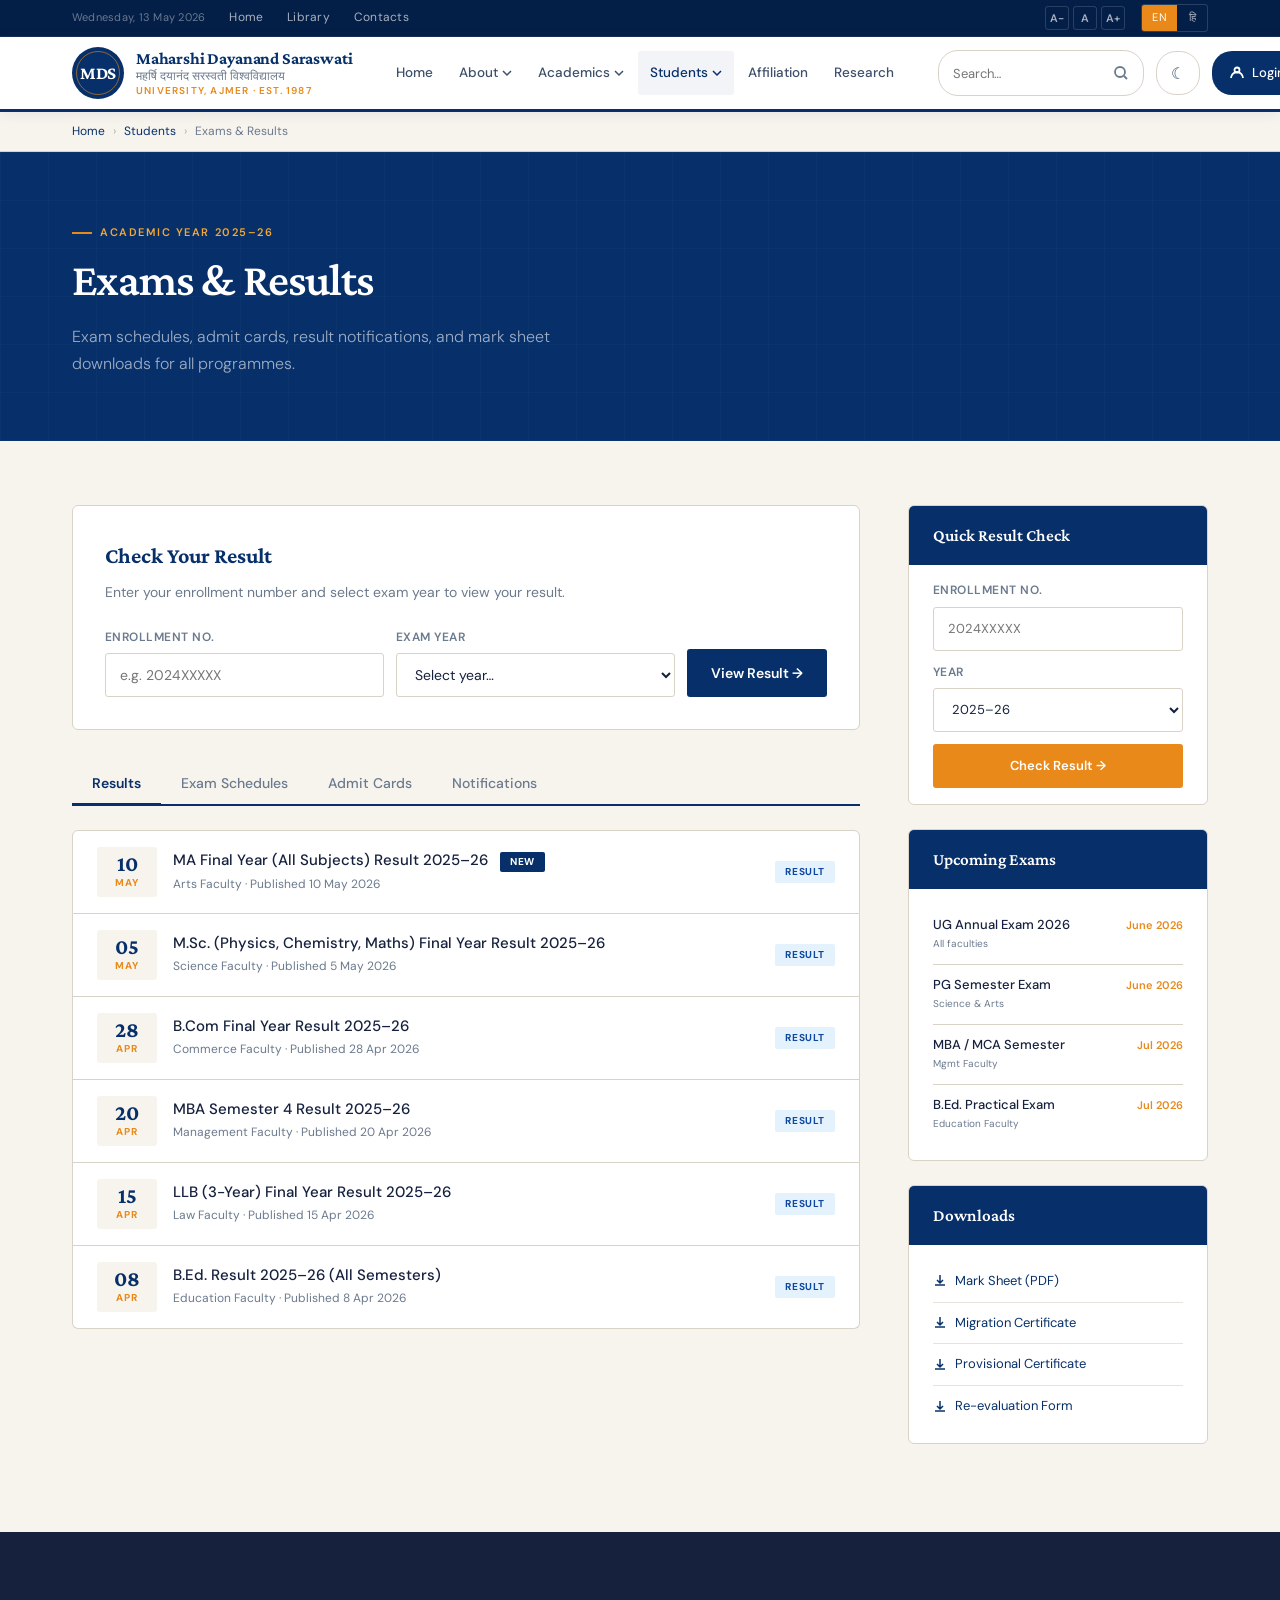
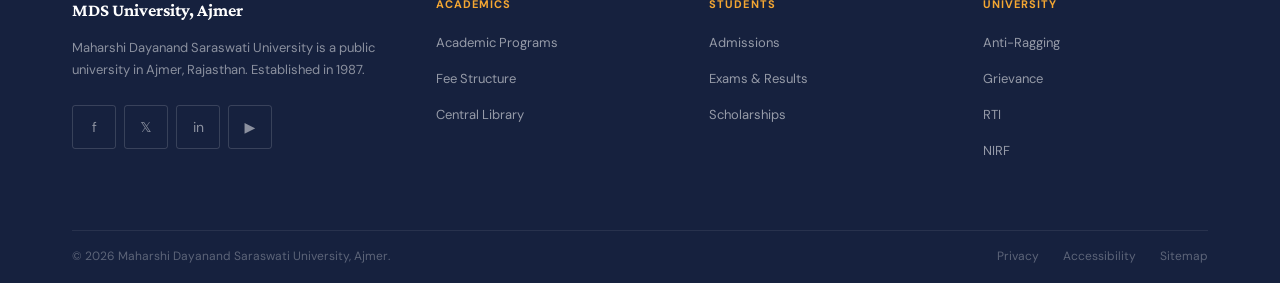
<file: exams.html>
<!DOCTYPE html>
<html lang="en">
<head>
  <meta charset="UTF-8" />
  <meta name="viewport" content="width=device-width, initial-scale=1.0" />
  <title>Exams &amp; Results — MDSU Ajmer</title>
  <link rel="preconnect" href="https://fonts.googleapis.com" />
  <link rel="preconnect" href="https://fonts.gstatic.com" crossorigin />
  <link href="https://fonts.googleapis.com/css2?family=Crimson+Pro:ital,wght@0,300;0,400;0,600;0,700;1,400;1,600&family=DM+Sans:ital,opsz,wght@0,9..40,300;0,9..40,400;0,9..40,500;0,9..40,600;1,9..40,400&display=swap" rel="stylesheet" />
  <link rel="stylesheet" href="shared.css" />
  <style>
    .exams-layout {
      display: grid;
      grid-template-columns: 1fr 300px;
      gap: var(--space-7);
      padding-block: var(--space-8);
      align-items: start;
    }

    /* Result search box */
    .result-search-card {
      background: var(--white);
      border: 1px solid var(--rule);
      border-radius: var(--radius);
      padding: var(--space-6);
      margin-bottom: var(--space-6);
    }
    h2.result-search-title {
      font-family: var(--font-display);
      font-size: 22px;
      font-weight: 700;
      color: var(--navy);
      margin-bottom: var(--space-2);
    }
    .result-search-desc {
      font-size: 14px;
      color: var(--ink-lt);
      margin-bottom: var(--space-5);
    }
    .result-form {
      display: grid;
      grid-template-columns: 1fr 1fr auto;
      gap: var(--space-3);
      align-items: end;
    }
    .form-group { display: flex; flex-direction: column; gap: 6px; }
    .form-label {
      font-size: 12px;
      font-weight: 600;
      letter-spacing: 0.04em;
      text-transform: uppercase;
      color: var(--ink-lt);
    }
    .form-input, .form-select {
      padding: 11px 14px;
      border: 1.5px solid var(--rule);
      border-radius: var(--radius-sm);
      font-family: var(--font-body);
      font-size: 14px;
      color: var(--ink);
      background: var(--white);
      transition: border-color 0.2s;
      min-height: 44px;
    }
    .form-input:focus, .form-select:focus {
      outline: none;
      border-color: var(--navy);
    }
    .form-select { cursor: pointer; }
    .search-submit {
      padding: 11px 24px;
      background: var(--navy);
      color: var(--white);
      border: none;
      border-radius: var(--radius-sm);
      font-family: var(--font-body);
      font-size: 14px;
      font-weight: 600;
      cursor: pointer;
      transition: background 0.2s;
      min-height: 48px;
      white-space: nowrap;
    }
    .search-submit:hover { background: var(--navy-mid); }

    /* Exam tabs */
    .exam-tabs {
      display: flex;
      gap: 0;
      border-bottom: 2px solid var(--navy);
      margin-bottom: var(--space-5);
    }
    .exam-tab {
      padding: 11px 20px;
      font-size: 14px;
      font-weight: 500;
      color: var(--ink-lt);
      border-bottom: 3px solid transparent;
      margin-bottom: -2px;
      cursor: pointer;
      transition: color 0.15s, border-color 0.15s;
      min-height: 44px;
      display: flex;
      align-items: center;
      background: none;
      border-top: none;
      border-left: none;
      border-right: none;
      font-family: var(--font-body);
    }
    .exam-tab.active { color: var(--navy); border-bottom-color: var(--navy); font-weight: 600; }
    .exam-tab:hover:not(.active) { color: var(--ink); }
    .exam-panel { display: none; }
    .exam-panel.active { display: block; }

    /* Notification list */
    .notif-list { display: flex; flex-direction: column; gap: 0; }
    .notif-item {
      display: grid;
      grid-template-columns: 60px 1fr auto;
      gap: var(--space-4);
      align-items: center;
      padding: var(--space-4) var(--space-5);
      background: var(--white);
      border: 1px solid var(--rule);
      border-top: none;
      transition: background 0.15s;
    }
    .notif-item:first-child { border-top: 1px solid var(--rule); border-radius: var(--radius) var(--radius) 0 0; }
    .notif-item:last-child { border-radius: 0 0 var(--radius) var(--radius); }
    .notif-item:hover { background: var(--cream); }

    .notif-date-block {
      display: flex;
      flex-direction: column;
      align-items: center;
      background: var(--cream);
      border-radius: var(--radius-sm);
      padding: 6px 4px;
      text-align: center;
      flex-shrink: 0;
    }
    .notif-date-day {
      font-family: var(--font-display);
      font-size: 22px;
      font-weight: 700;
      color: var(--navy);
      line-height: 1;
    }
    .notif-date-mon {
      font-size: 10px;
      font-weight: 700;
      letter-spacing: 0.08em;
      text-transform: uppercase;
      color: var(--saffron);
    }

    .notif-body {}
    h3.notif-title {
      font-size: 15px;
      font-weight: 500;
      color: var(--ink);
      margin-bottom: 3px;
      line-height: 1.4;
    }
    h3.notif-title a { transition: color 0.15s; }
    h3.notif-title a:hover { color: var(--navy); text-decoration: underline; }
    .notif-sub { font-size: 12px; color: var(--ink-lt); }

    .notif-badge {
      display: inline-flex;
      align-items: center;
      padding: 3px 10px;
      border-radius: 2px;
      font-size: 10px;
      font-weight: 700;
      letter-spacing: 0.06em;
      text-transform: uppercase;
      white-space: nowrap;
      flex-shrink: 0;
    }
    .notif-badge--result { background: #E3F2FD; color: #0D47A1; }
    .notif-badge--schedule { background: #E8F5E9; color: #1B5E20; }
    .notif-badge--admit { background: var(--saffron-bg); color: #7A4E00; }
    .notif-badge--new {
      background: var(--navy);
      color: var(--white);
      margin-left: var(--space-2);
      vertical-align: middle;
    }

    /* Sidebar */
    .sidebar-widget {
      background: var(--white);
      border: 1px solid var(--rule);
      border-radius: var(--radius);
      overflow: hidden;
      margin-bottom: var(--space-5);
    }
    .widget-head {
      padding: var(--space-4) var(--space-5);
      background: var(--navy);
    }
    h3.widget-title {
      font-family: var(--font-display);
      font-size: 17px;
      font-weight: 600;
      color: var(--white);
    }
    .widget-body { padding: var(--space-4) var(--space-5); }

    .quick-check-form {
      display: flex;
      flex-direction: column;
      gap: var(--space-3);
    }
    .quick-check-form .form-input {
      font-size: 13px;
    }
    .quick-check-btn {
      padding: 11px;
      background: var(--saffron);
      color: var(--white);
      border: none;
      border-radius: var(--radius-sm);
      font-family: var(--font-body);
      font-size: 13px;
      font-weight: 600;
      cursor: pointer;
      transition: background 0.2s;
      min-height: 44px;
    }
    .quick-check-btn:hover { background: var(--saffron-lt); }

    .exam-schedule-item {
      padding: var(--space-3) 0;
      border-bottom: 1px solid var(--rule);
      display: grid;
      grid-template-columns: 1fr auto;
      gap: var(--space-2);
      align-items: start;
    }
    .exam-schedule-item:last-child { border-bottom: none; }
    .exam-schedule-name { font-size: 13px; font-weight: 500; color: var(--ink); line-height: 1.3; }
    .exam-schedule-date { font-size: 11px; color: var(--saffron); font-weight: 600; white-space: nowrap; }
    .exam-schedule-status {
      font-size: 10px;
      color: var(--ink-lt);
      margin-top: 2px;
    }

    @media (max-width: 900px) {
      .exams-layout { grid-template-columns: 1fr; }
      .result-form { grid-template-columns: 1fr 1fr; }
      .result-form .search-submit { grid-column: span 2; }
    }
    @media (max-width: 500px) {
      .result-form { grid-template-columns: 1fr; }
      .result-form .search-submit { grid-column: auto; }
      .notif-item { grid-template-columns: 50px 1fr; }
      .notif-badge { display: none; }
    }
  </style>
</head>
<body>

  <!-- Util bar -->
  <div class="util-bar">
    <div class="container">
      <div class="util-bar__left">
        <span class="util-date">Wednesday, 13 May 2026</span>
        <a href="index.html">Home</a>
        <a href="#">Library</a>
        <a href="#">Contacts</a>
      </div>
      <div class="util-bar__right">
        <div class="util-a11y" aria-label="Text size">
          <a href="#" aria-label="Decrease text size">A-</a>
          <a href="#" aria-label="Default text size">A</a>
          <a href="#" aria-label="Increase text size">A+</a>
        </div>
        <div class="lang-toggle">
          <a href="#" class="active">EN</a>
          <a href="#">हि</a>
        </div>
      </div>
    </div>
  </div>

  <!-- Header -->
  <header class="site-header">
    <div class="container">
      <div class="header-inner">
        <a href="index.html" class="site-logo" aria-label="MDSU — Home">
          <div class="logo-emblem" aria-hidden="true"><span class="logo-emblem-text">MDS</span></div>
          <div class="logo-text-group">
            <span class="logo-name">Maharshi Dayanand Saraswati</span>
            <span class="logo-name-hindi">महर्षि दयानंद सरस्वती विश्वविद्यालय</span>
            <span class="logo-sub">University, Ajmer · Est. 1987</span>
          </div>
        </a>
        <nav aria-label="Primary">
          <ul class="primary-nav">
            <li><a href="index.html">Home</a></li>
            <li><a href="#">About <svg viewBox="0 0 10 6" fill="none" stroke="currentColor" stroke-width="1.5"><path d="M1 1l4 4 4-4"/></svg></a>
              <ul class="dropdown"><li><a href="about.html">About MDSU</a></li><li><a href="#">Vision &amp; Mission</a></li><li><a href="#">Faculty</a></li></ul>
            </li>
            <li><a href="#">Academics <svg viewBox="0 0 10 6" fill="none" stroke="currentColor" stroke-width="1.5"><path d="M1 1l4 4 4-4"/></svg></a>
              <ul class="dropdown"><li><a href="#">Academic Programs</a></li><li><a href="#">Fee Structure</a></li><li><a href="#">Academic Calendar</a></li></ul>
            </li>
            <li><a href="exams.html" class="active">Students <svg viewBox="0 0 10 6" fill="none" stroke="currentColor" stroke-width="1.5"><path d="M1 1l4 4 4-4"/></svg></a>
              <ul class="dropdown"><li><a href="admissions.html">Admissions</a></li><li><a href="exams.html">Exams &amp; Results</a></li><li><a href="#">Scholarships</a></li><li><a href="#">Downloads</a></li></ul>
            </li>
            <li><a href="#">Affiliation</a></li>
            <li><a href="#">Research</a></li>
          </ul>
        </nav>
        <div class="header-actions">
          <form class="search-form" role="search" action="search.html">
            <input class="search-input" type="search" name="q" placeholder="Search…" aria-label="Search" />
            <button class="search-btn" type="submit" aria-label="Search">
              <svg width="16" height="16" viewBox="0 0 16 16" fill="none" stroke="currentColor" stroke-width="1.8"><circle cx="7" cy="7" r="5"/><path d="M11 11l3 3"/></svg>
            </button>
          </form>
          <button id="dark-mode-toggle" aria-label="Toggle dark mode" aria-pressed="false" style="background:none;border:1.5px solid var(--rule);border-radius:20px;padding:8px 12px;cursor:pointer;font-size:16px;min-height:44px;min-width:44px;display:flex;align-items:center;justify-content:center;color:var(--ink-mid);transition:border-color 0.2s;">
            <span class="dm-icon">&#9790;</span>
          </button>
          <a href="#" class="btn-login">
            <svg width="14" height="14" viewBox="0 0 14 14" fill="none" stroke="currentColor" stroke-width="1.8"><circle cx="7" cy="4" r="2.5"/><path d="M1 12c0-3.3 2.7-6 6-6s6 2.7 6 6"/></svg>
            Login
          </a>
          <button class="nav-toggle" aria-label="Open menu">
            <svg width="18" height="14" viewBox="0 0 18 14" fill="none" stroke="currentColor" stroke-width="1.8"><path d="M1 1h16M1 7h16M1 13h16"/></svg>
          </button>
        </div>
      </div>
    </div>
  </header>

  <!-- Breadcrumb -->
  <div class="breadcrumb-bar">
    <div class="container">
      <nav class="breadcrumb" aria-label="Breadcrumb">
        <a href="index.html">Home</a>
        <span class="breadcrumb-sep" aria-hidden="true">›</span>
        <a href="#">Students</a>
        <span class="breadcrumb-sep" aria-hidden="true">›</span>
        <span aria-current="page">Exams &amp; Results</span>
      </nav>
    </div>
  </div>

  <!-- Page hero -->
  <section class="page-hero" aria-labelledby="page-heading">
    <div class="container page-hero-content">
      <p class="page-hero-eyebrow">Academic Year 2025–26</p>
      <h1 class="page-title" id="page-heading">Exams &amp; Results</h1>
      <p class="page-hero-desc">Exam schedules, admit cards, result notifications, and mark sheet downloads for all programmes.</p>
    </div>
  </section>

  <!-- Main -->
  <main style="background: var(--cream);">
    <div class="container">
      <div class="exams-layout">

        <section>
          <!-- Result search -->
          <div class="result-search-card">
            <h2 class="result-search-title">Check Your Result</h2>
            <p class="result-search-desc">Enter your enrollment number and select exam year to view your result.</p>
            <form class="result-form" action="#" method="get">
              <div class="form-group">
                <label class="form-label" for="enrollment">Enrollment No.</label>
                <input class="form-input" type="text" id="enrollment" name="enrollment" placeholder="e.g. 2024XXXXX" autocomplete="off" />
              </div>
              <div class="form-group">
                <label class="form-label" for="exam-year">Exam Year</label>
                <select class="form-select" id="exam-year" name="year">
                  <option value="">Select year…</option>
                  <option value="2026">2025–26</option>
                  <option value="2025">2024–25</option>
                  <option value="2024">2023–24</option>
                  <option value="2023">2022–23</option>
                </select>
              </div>
              <button type="submit" class="search-submit">View Result →</button>
            </form>
          </div>

          <!-- Tabs -->
          <div class="exam-tabs" role="tablist" aria-label="Exam categories">
            <button class="exam-tab active" role="tab" aria-selected="true" aria-controls="panel-results" id="tab-results">Results</button>
            <button class="exam-tab" role="tab" aria-selected="false" aria-controls="panel-schedules" id="tab-schedules">Exam Schedules</button>
            <button class="exam-tab" role="tab" aria-selected="false" aria-controls="panel-admitcards" id="tab-admitcards">Admit Cards</button>
            <button class="exam-tab" role="tab" aria-selected="false" aria-controls="panel-notifications" id="tab-notifications">Notifications</button>
          </div>

          <!-- Results panel -->
          <div id="panel-results" class="exam-panel active" role="tabpanel" aria-labelledby="tab-results">
            <div class="notif-list">
              <div class="notif-item">
                <div class="notif-date-block"><span class="notif-date-day">10</span><span class="notif-date-mon">May</span></div>
                <div class="notif-body">
                  <h3 class="notif-title"><a href="#">MA Final Year (All Subjects) Result 2025–26 <span class="notif-badge notif-badge--new">New</span></a></h3>
                  <div class="notif-sub">Arts Faculty · Published 10 May 2026</div>
                </div>
                <span class="notif-badge notif-badge--result">Result</span>
              </div>
              <div class="notif-item">
                <div class="notif-date-block"><span class="notif-date-day">05</span><span class="notif-date-mon">May</span></div>
                <div class="notif-body">
                  <h3 class="notif-title"><a href="#">M.Sc. (Physics, Chemistry, Maths) Final Year Result 2025–26</a></h3>
                  <div class="notif-sub">Science Faculty · Published 5 May 2026</div>
                </div>
                <span class="notif-badge notif-badge--result">Result</span>
              </div>
              <div class="notif-item">
                <div class="notif-date-block"><span class="notif-date-day">28</span><span class="notif-date-mon">Apr</span></div>
                <div class="notif-body">
                  <h3 class="notif-title"><a href="#">B.Com Final Year Result 2025–26</a></h3>
                  <div class="notif-sub">Commerce Faculty · Published 28 Apr 2026</div>
                </div>
                <span class="notif-badge notif-badge--result">Result</span>
              </div>
              <div class="notif-item">
                <div class="notif-date-block"><span class="notif-date-day">20</span><span class="notif-date-mon">Apr</span></div>
                <div class="notif-body">
                  <h3 class="notif-title"><a href="#">MBA Semester 4 Result 2025–26</a></h3>
                  <div class="notif-sub">Management Faculty · Published 20 Apr 2026</div>
                </div>
                <span class="notif-badge notif-badge--result">Result</span>
              </div>
              <div class="notif-item">
                <div class="notif-date-block"><span class="notif-date-day">15</span><span class="notif-date-mon">Apr</span></div>
                <div class="notif-body">
                  <h3 class="notif-title"><a href="#">LLB (3-Year) Final Year Result 2025–26</a></h3>
                  <div class="notif-sub">Law Faculty · Published 15 Apr 2026</div>
                </div>
                <span class="notif-badge notif-badge--result">Result</span>
              </div>
              <div class="notif-item">
                <div class="notif-date-block"><span class="notif-date-day">08</span><span class="notif-date-mon">Apr</span></div>
                <div class="notif-body">
                  <h3 class="notif-title"><a href="#">B.Ed. Result 2025–26 (All Semesters)</a></h3>
                  <div class="notif-sub">Education Faculty · Published 8 Apr 2026</div>
                </div>
                <span class="notif-badge notif-badge--result">Result</span>
              </div>
            </div>
          </div>

          <!-- Schedules panel -->
          <div id="panel-schedules" class="exam-panel" role="tabpanel" aria-labelledby="tab-schedules" hidden>
            <div class="notif-list">
              <div class="notif-item">
                <div class="notif-date-block"><span class="notif-date-day">12</span><span class="notif-date-mon">May</span></div>
                <div class="notif-body">
                  <h3 class="notif-title"><a href="#">Annual Exam Schedule 2025–26 — UG (All Faculties) <span class="notif-badge notif-badge--new">New</span></a></h3>
                  <div class="notif-sub">Exams begin: June 2026</div>
                </div>
                <span class="notif-badge notif-badge--schedule">Schedule</span>
              </div>
              <div class="notif-item">
                <div class="notif-date-block"><span class="notif-date-day">10</span><span class="notif-date-mon">May</span></div>
                <div class="notif-body">
                  <h3 class="notif-title"><a href="#">PG Semester Exam Schedule 2025–26 (Science)</a></h3>
                  <div class="notif-sub">M.Sc. all disciplines · Exams: June 2026</div>
                </div>
                <span class="notif-badge notif-badge--schedule">Schedule</span>
              </div>
              <div class="notif-item">
                <div class="notif-date-block"><span class="notif-date-day">08</span><span class="notif-date-mon">May</span></div>
                <div class="notif-body">
                  <h3 class="notif-title"><a href="#">MBA / MCA Semester Exam Schedule 2025–26</a></h3>
                  <div class="notif-sub">Management &amp; Computer Applications</div>
                </div>
                <span class="notif-badge notif-badge--schedule">Schedule</span>
              </div>
            </div>
          </div>

          <!-- Admit cards panel -->
          <div id="panel-admitcards" class="exam-panel" role="tabpanel" aria-labelledby="tab-admitcards" hidden>
            <div class="notif-list">
              <div class="notif-item">
                <div class="notif-date-block"><span class="notif-date-day">14</span><span class="notif-date-mon">May</span></div>
                <div class="notif-body">
                  <h3 class="notif-title"><a href="#">Admit Card — UG Annual Exam 2026 <span class="notif-badge notif-badge--new">New</span></a></h3>
                  <div class="notif-sub">Download from student portal with enrollment number</div>
                </div>
                <span class="notif-badge notif-badge--admit">Admit Card</span>
              </div>
              <div class="notif-item">
                <div class="notif-date-block"><span class="notif-date-day">12</span><span class="notif-date-mon">May</span></div>
                <div class="notif-body">
                  <h3 class="notif-title"><a href="#">Admit Card — PG Semester Exam June 2026</a></h3>
                  <div class="notif-sub">M.A., M.Sc., M.Com., MBA all semesters</div>
                </div>
                <span class="notif-badge notif-badge--admit">Admit Card</span>
              </div>
            </div>
          </div>

          <!-- Notifications panel -->
          <div id="panel-notifications" class="exam-panel" role="tabpanel" aria-labelledby="tab-notifications" hidden>
            <div class="notif-list">
              <div class="notif-item">
                <div class="notif-date-block"><span class="notif-date-day">13</span><span class="notif-date-mon">May</span></div>
                <div class="notif-body">
                  <h3 class="notif-title"><a href="#">Instructions for Online Result Verification 2025–26</a></h3>
                  <div class="notif-sub">Controller of Examinations · MDSU</div>
                </div>
                <span class="notif-badge notif-badge--result">Notice</span>
              </div>
              <div class="notif-item">
                <div class="notif-date-block"><span class="notif-date-day">09</span><span class="notif-date-mon">May</span></div>
                <div class="notif-body">
                  <h3 class="notif-title"><a href="#">Re-evaluation / Re-checking Application Window Open</a></h3>
                  <div class="notif-sub">Apply within 15 days of result declaration</div>
                </div>
                <span class="notif-badge notif-badge--result">Notice</span>
              </div>
              <div class="notif-item">
                <div class="notif-date-block"><span class="notif-date-day">01</span><span class="notif-date-mon">May</span></div>
                <div class="notif-body">
                  <h3 class="notif-title"><a href="#">Circular: Use of Fair Means in Examinations 2025–26</a></h3>
                  <div class="notif-sub">All students and invigilators</div>
                </div>
                <span class="notif-badge notif-badge--result">Notice</span>
              </div>
            </div>
          </div>
        </section>

        <!-- Sidebar -->
        <aside aria-label="Exam quick access">

          <div class="sidebar-widget">
            <div class="widget-head"><h3 class="widget-title">Quick Result Check</h3></div>
            <div class="widget-body">
              <form class="quick-check-form" action="#" method="get">
                <div class="form-group">
                  <label class="form-label" for="q-enrollment">Enrollment No.</label>
                  <input class="form-input" type="text" id="q-enrollment" placeholder="2024XXXXX" style="font-size:13px;" />
                </div>
                <div class="form-group">
                  <label class="form-label" for="q-year">Year</label>
                  <select class="form-select" id="q-year" style="font-size:13px;">
                    <option value="2026">2025–26</option>
                    <option value="2025">2024–25</option>
                    <option value="2024">2023–24</option>
                  </select>
                </div>
                <button type="submit" class="quick-check-btn">Check Result →</button>
              </form>
            </div>
          </div>

          <div class="sidebar-widget">
            <div class="widget-head"><h3 class="widget-title">Upcoming Exams</h3></div>
            <div class="widget-body">
              <div class="exam-schedule-item">
                <div>
                  <div class="exam-schedule-name">UG Annual Exam 2026</div>
                  <div class="exam-schedule-status">All faculties</div>
                </div>
                <div class="exam-schedule-date">June 2026</div>
              </div>
              <div class="exam-schedule-item">
                <div>
                  <div class="exam-schedule-name">PG Semester Exam</div>
                  <div class="exam-schedule-status">Science &amp; Arts</div>
                </div>
                <div class="exam-schedule-date">June 2026</div>
              </div>
              <div class="exam-schedule-item">
                <div>
                  <div class="exam-schedule-name">MBA / MCA Semester</div>
                  <div class="exam-schedule-status">Mgmt Faculty</div>
                </div>
                <div class="exam-schedule-date">Jul 2026</div>
              </div>
              <div class="exam-schedule-item">
                <div>
                  <div class="exam-schedule-name">B.Ed. Practical Exam</div>
                  <div class="exam-schedule-status">Education Faculty</div>
                </div>
                <div class="exam-schedule-date">Jul 2026</div>
              </div>
            </div>
          </div>

          <div class="sidebar-widget">
            <div class="widget-head"><h3 class="widget-title">Downloads</h3></div>
            <div class="widget-body">
              <ul style="display:flex;flex-direction:column;gap:0;--rule:#E8E2DA;">
                <li style="border-bottom:1px solid var(--rule);padding-block:10px;"><a href="#" style="font-size:13px;color:var(--navy);display:flex;align-items:center;gap:8px;">
                  <svg width="14" height="14" viewBox="0 0 14 14" fill="none" stroke="currentColor" stroke-width="1.5"><path d="M7 1v8M4 6l3 3 3-3"/><path d="M2 11h10"/></svg>
                  Mark Sheet (PDF)</a></li>
                <li style="border-bottom:1px solid var(--rule);padding-block:10px;"><a href="#" style="font-size:13px;color:var(--navy);display:flex;align-items:center;gap:8px;">
                  <svg width="14" height="14" viewBox="0 0 14 14" fill="none" stroke="currentColor" stroke-width="1.5"><path d="M7 1v8M4 6l3 3 3-3"/><path d="M2 11h10"/></svg>
                  Migration Certificate</a></li>
                <li style="border-bottom:1px solid var(--rule);padding-block:10px;"><a href="#" style="font-size:13px;color:var(--navy);display:flex;align-items:center;gap:8px;">
                  <svg width="14" height="14" viewBox="0 0 14 14" fill="none" stroke="currentColor" stroke-width="1.5"><path d="M7 1v8M4 6l3 3 3-3"/><path d="M2 11h10"/></svg>
                  Provisional Certificate</a></li>
                <li style="padding-block:10px;"><a href="#" style="font-size:13px;color:var(--navy);display:flex;align-items:center;gap:8px;">
                  <svg width="14" height="14" viewBox="0 0 14 14" fill="none" stroke="currentColor" stroke-width="1.5"><path d="M7 1v8M4 6l3 3 3-3"/><path d="M2 11h10"/></svg>
                  Re-evaluation Form</a></li>
              </ul>
            </div>
          </div>

        </aside>

      </div>
    </div>
  </main>

  <!-- Footer -->
  <footer class="site-footer">
    <div class="container">
      <div class="footer-grid">
        <div class="footer-about">
          <div class="footer-logo-name">MDS University, Ajmer</div>
          <p>Maharshi Dayanand Saraswati University is a public university in Ajmer, Rajasthan. Established in 1987.</p>
          <div class="footer-social">
            <a href="#" class="social-link" aria-label="Facebook">f</a>
            <a href="#" class="social-link" aria-label="Twitter">𝕏</a>
            <a href="#" class="social-link" aria-label="Instagram">in</a>
            <a href="#" class="social-link" aria-label="YouTube">▶</a>
          </div>
        </div>
        <div><h3 class="footer-col-title">Academics</h3><ul class="footer-links"><li><a href="#">Academic Programs</a></li><li><a href="#">Fee Structure</a></li><li><a href="#">Central Library</a></li></ul></div>
        <div><h3 class="footer-col-title">Students</h3><ul class="footer-links"><li><a href="admissions.html">Admissions</a></li><li><a href="exams.html">Exams &amp; Results</a></li><li><a href="#">Scholarships</a></li></ul></div>
        <div><h3 class="footer-col-title">University</h3><ul class="footer-links"><li><a href="#">Anti-Ragging</a></li><li><a href="#">Grievance</a></li><li><a href="#">RTI</a></li><li><a href="#">NIRF</a></li></ul></div>
      </div>
      <div class="footer-bottom">
        <span>© 2026 Maharshi Dayanand Saraswati University, Ajmer.</span>
        <nav class="footer-bottom-links"><a href="#">Privacy</a><a href="#">Accessibility</a><a href="#">Sitemap</a></nav>
      </div>
    </div>
  </footer>

  <script src="main.js"></script>
</body>
</html>
</file>
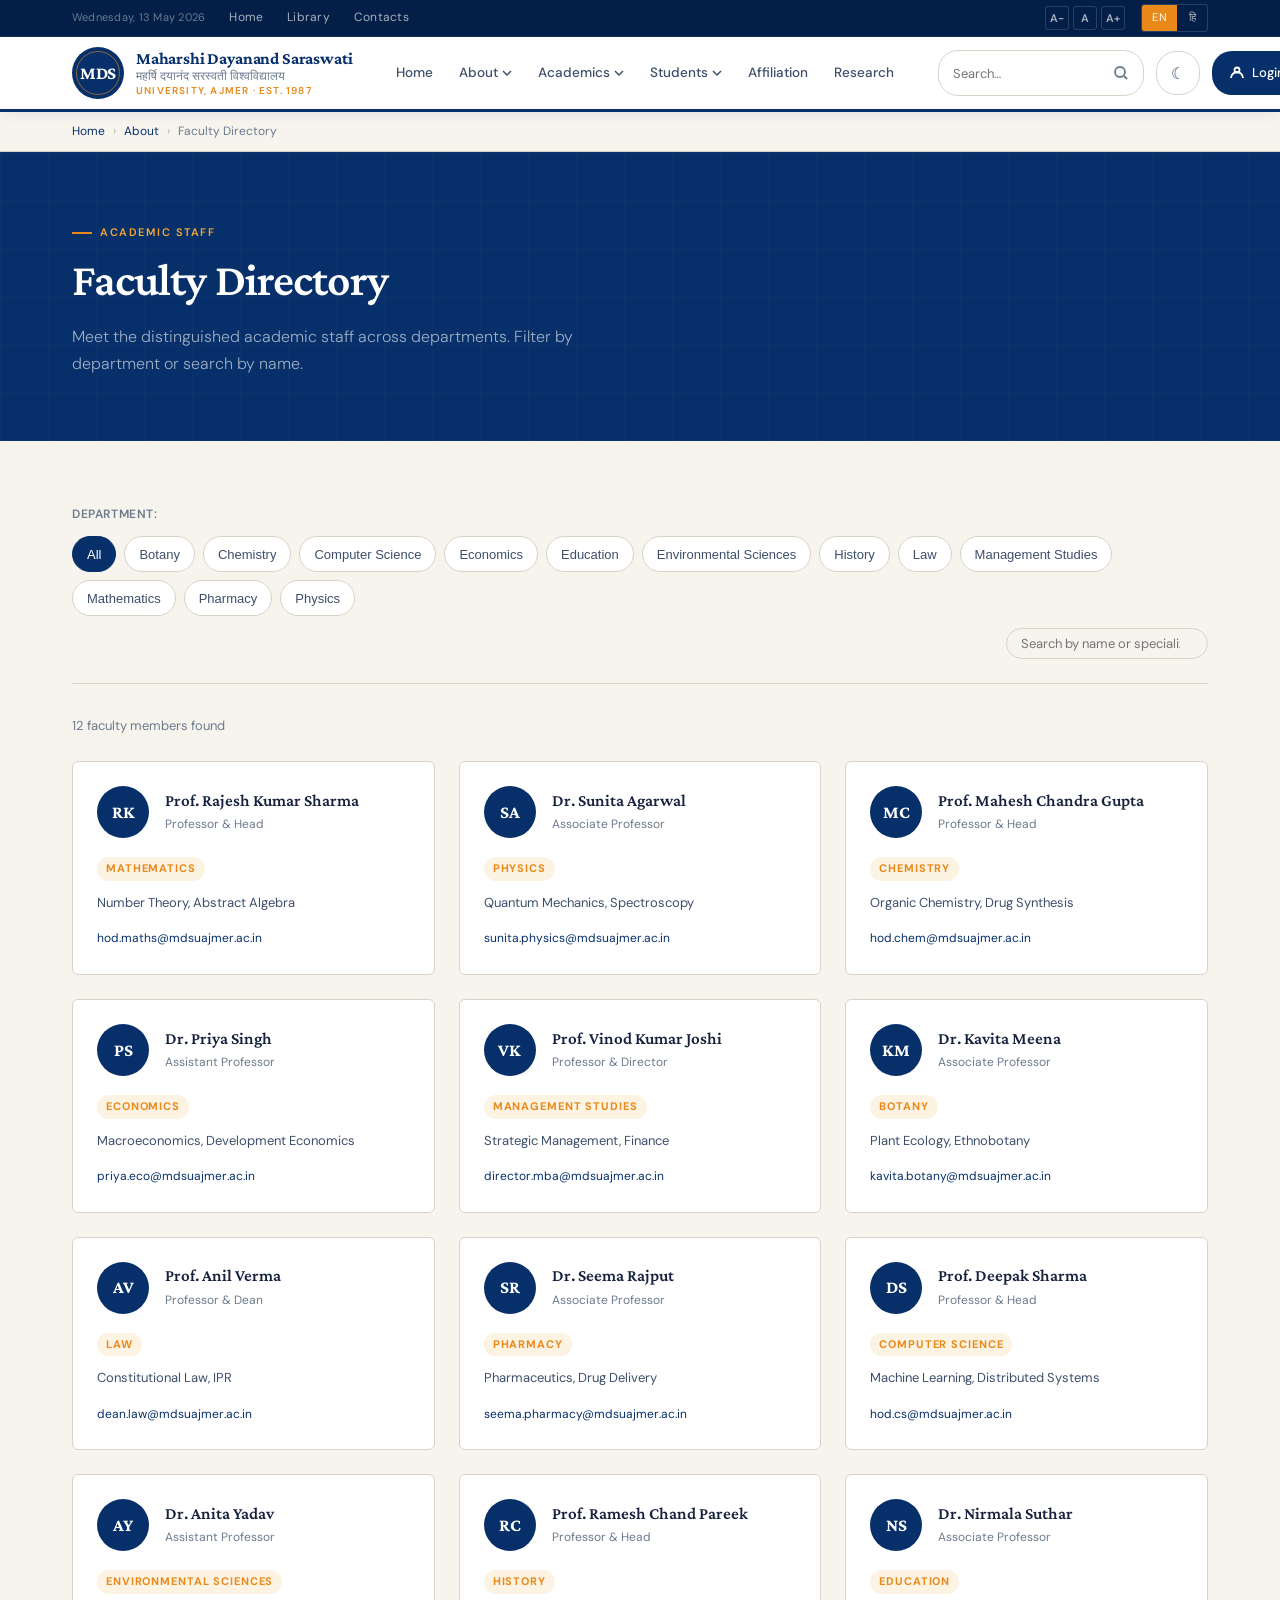
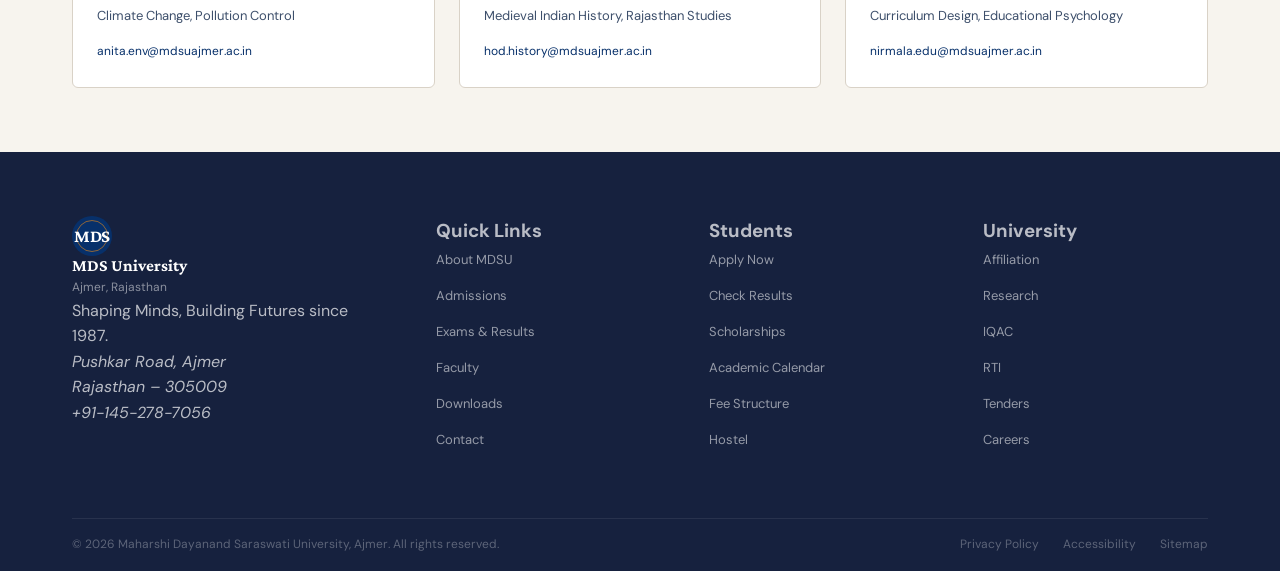
<file: faculty.html>
<!DOCTYPE html>
<html lang="en">
<head>
  <meta charset="UTF-8" />
  <meta name="viewport" content="width=device-width, initial-scale=1.0" />
  <title>Faculty Directory — MDSU Ajmer</title>
  <link rel="preconnect" href="https://fonts.googleapis.com" />
  <link rel="preconnect" href="https://fonts.gstatic.com" crossorigin />
  <link href="https://fonts.googleapis.com/css2?family=Crimson+Pro:ital,wght@0,300;0,400;0,600;0,700;1,400;1,600&family=DM+Sans:ital,opsz,wght@0,9..40,300;0,9..40,400;0,9..40,500;0,9..40,600;1,9..40,400&display=swap" rel="stylesheet" />
  <link rel="stylesheet" href="shared.css" />
  <style>
    .faculty-layout { padding-block: var(--space-8); }

    .filter-bar { display: flex; align-items: center; gap: var(--space-3); flex-wrap: wrap; margin-bottom: var(--space-6); padding-bottom: var(--space-5); border-bottom: 1px solid var(--rule); }
    .filter-label { font-size: 12px; font-weight: 600; color: var(--ink-lt); letter-spacing: 0.05em; text-transform: uppercase; flex-shrink: 0; }
    .filter-chips { display: flex; gap: var(--space-2); flex-wrap: wrap; }
    .chip { padding: 6px 14px; border: 1.5px solid var(--rule); border-radius: 20px; font-size: 13px; font-weight: 500; color: var(--ink-mid); background: var(--white); cursor: pointer; transition: border-color 0.15s, background 0.15s, color 0.15s; min-height: 36px; display: flex; align-items: center; }
    .chip:hover, .chip.active { border-color: var(--navy); background: var(--navy); color: var(--white); }
    .filter-search { margin-left: auto; display: flex; align-items: center; border: 1.5px solid var(--rule); border-radius: 20px; overflow: hidden; transition: border-color 0.2s; }
    .filter-search:focus-within { border-color: var(--navy); }
    .filter-search input { border: none; outline: none; padding: 6px 14px; font-family: var(--font-body); font-size: 13px; width: 200px; background: transparent; color: var(--ink); }

    .faculty-grid { display: grid; grid-template-columns: repeat(3, 1fr); gap: var(--space-5); }

    .faculty-card { background: var(--white); border: 1px solid var(--rule); border-radius: var(--radius); padding: var(--space-5); transition: border-color 0.2s, box-shadow 0.2s; }
    .faculty-card:hover { border-color: var(--navy); box-shadow: 0 4px 16px rgba(7,48,106,0.08); }

    .faculty-card-top { display: flex; align-items: center; gap: var(--space-4); margin-bottom: var(--space-4); }
    .faculty-avatar { width: 52px; height: 52px; border-radius: 50%; background: var(--navy); display: flex; align-items: center; justify-content: center; font-family: var(--font-display); font-size: 18px; font-weight: 700; color: var(--white); flex-shrink: 0; }
    .faculty-name { font-family: var(--font-display); font-size: 17px; font-weight: 600; color: var(--ink); line-height: 1.3; margin-bottom: 3px; }
    .faculty-role { font-size: 12px; color: var(--ink-lt); }
    .faculty-dept-tag { display: inline-block; font-size: 11px; font-weight: 700; letter-spacing: 0.08em; text-transform: uppercase; color: var(--saffron); background: var(--saffron-bg); padding: 3px 9px; border-radius: 20px; margin-bottom: var(--space-3); }
    .faculty-spec { font-size: 13px; color: var(--ink-mid); line-height: 1.5; margin-bottom: var(--space-3); }
    .faculty-email { font-size: 12px; color: var(--navy); word-break: break-all; text-decoration: none; }
    .faculty-email:hover { text-decoration: underline; }
    .faculty-empty { grid-column: 1 / -1; text-align: center; padding: 64px 0; color: var(--ink-lt); font-size: 16px; }

    @media (max-width: 960px) { .faculty-grid { grid-template-columns: repeat(2, 1fr); } }
    @media (max-width: 600px) { .faculty-grid { grid-template-columns: 1fr; } .filter-search { margin-left: 0; width: 100%; } .filter-search input { width: 100%; } }
  </style>
</head>
<body>

  <div class="util-bar">
    <div class="container">
      <div class="util-bar__left">
        <span class="util-date">Wednesday, 13 May 2026</span>
        <a href="index.html">Home</a>
        <a href="#">Library</a>
        <a href="contact.html">Contacts</a>
      </div>
      <div class="util-bar__right">
        <div class="util-a11y" aria-label="Text size">
          <a href="#" aria-label="Decrease text size">A-</a>
          <a href="#" aria-label="Default text size">A</a>
          <a href="#" aria-label="Increase text size">A+</a>
        </div>
        <div class="lang-toggle">
          <a href="#" class="active">EN</a>
          <a href="#">हि</a>
        </div>
      </div>
    </div>
  </div>

  <header class="site-header">
    <div class="container">
      <div class="header-inner">
        <a href="index.html" class="site-logo" aria-label="MDSU — Home">
          <div class="logo-emblem" aria-hidden="true"><span class="logo-emblem-text">MDS</span></div>
          <div class="logo-text-group">
            <span class="logo-name">Maharshi Dayanand Saraswati</span>
            <span class="logo-name-hindi">महर्षि दयानंद सरस्वती विश्वविद्यालय</span>
            <span class="logo-sub">University, Ajmer · Est. 1987</span>
          </div>
        </a>
        <nav aria-label="Primary">
          <ul class="primary-nav">
            <li><a href="index.html">Home</a></li>
            <li><a href="about.html">About <svg viewBox="0 0 10 6" fill="none" stroke="currentColor" stroke-width="1.5"><path d="M1 1l4 4 4-4"/></svg></a>
              <ul class="dropdown"><li><a href="about.html">Vision &amp; Mission</a></li><li><a href="faculty.html">Faculty</a></li><li><a href="about.html">Administration</a></li></ul>
            </li>
            <li><a href="#">Academics <svg viewBox="0 0 10 6" fill="none" stroke="currentColor" stroke-width="1.5"><path d="M1 1l4 4 4-4"/></svg></a>
              <ul class="dropdown"><li><a href="#">Academic Programs</a></li><li><a href="#">Fee Structure</a></li><li><a href="#">Academic Calendar</a></li></ul>
            </li>
            <li><a href="admissions.html">Students <svg viewBox="0 0 10 6" fill="none" stroke="currentColor" stroke-width="1.5"><path d="M1 1l4 4 4-4"/></svg></a>
              <ul class="dropdown"><li><a href="admissions.html">Admissions</a></li><li><a href="exams.html">Exams &amp; Results</a></li><li><a href="#">Scholarships</a></li><li><a href="downloads.html">Downloads</a></li></ul>
            </li>
            <li><a href="affiliation.html">Affiliation</a></li>
            <li><a href="#">Research</a></li>
          </ul>
        </nav>
        <div class="header-actions">
          <form class="search-form" role="search" action="search.html">
            <input class="search-input" type="search" name="q" placeholder="Search…" aria-label="Search" />
            <button class="search-btn" type="submit" aria-label="Search">
              <svg width="16" height="16" viewBox="0 0 16 16" fill="none" stroke="currentColor" stroke-width="1.8"><circle cx="7" cy="7" r="5"/><path d="M11 11l3 3"/></svg>
            </button>
          </form>
          <button id="dark-mode-toggle" aria-label="Toggle dark mode" aria-pressed="false" style="background:none;border:1.5px solid var(--rule);border-radius:20px;padding:8px 12px;cursor:pointer;font-size:16px;min-height:44px;min-width:44px;display:flex;align-items:center;justify-content:center;color:var(--ink-mid);transition:border-color 0.2s;">
            <span class="dm-icon">&#9790;</span>
          </button>
          <a href="#" class="btn-login">
            <svg width="14" height="14" viewBox="0 0 14 14" fill="none" stroke="currentColor" stroke-width="1.8"><circle cx="7" cy="4" r="2.5"/><path d="M1 12c0-3.3 2.7-6 6-6s6 2.7 6 6"/></svg>
            Login
          </a>
          <button class="nav-toggle" aria-label="Open menu">
            <svg width="18" height="14" viewBox="0 0 18 14" fill="none" stroke="currentColor" stroke-width="1.8"><path d="M1 1h16M1 7h16M1 13h16"/></svg>
          </button>
        </div>
      </div>
    </div>
  </header>

  <div class="breadcrumb-bar">
    <div class="container">
      <nav class="breadcrumb" aria-label="Breadcrumb">
        <a href="index.html">Home</a>
        <span class="breadcrumb-sep" aria-hidden="true">›</span>
        <a href="about.html">About</a>
        <span class="breadcrumb-sep" aria-hidden="true">›</span>
        <span aria-current="page">Faculty Directory</span>
      </nav>
    </div>
  </div>

  <section class="page-hero" aria-labelledby="page-heading">
    <div class="container page-hero-content">
      <p class="page-hero-eyebrow">Academic Staff</p>
      <h1 class="page-title" id="page-heading">Faculty Directory</h1>
      <p class="page-hero-desc">Meet the distinguished academic staff across departments. Filter by department or search by name.</p>
    </div>
  </section>

  <main style="background: var(--cream);">
    <div class="container">
      <div class="faculty-layout">

        <div class="filter-bar">
          <span class="filter-label">Department:</span>
          <div class="filter-chips" id="dept-chips" role="group" aria-label="Filter by department">
            <button class="chip active" data-dept="all">All</button>
          </div>
          <div class="filter-search">
            <input type="search" id="faculty-search" placeholder="Search by name or specialization…" aria-label="Search faculty" />
          </div>
        </div>

        <p id="faculty-count" style="font-size:13px;color:var(--ink-lt);margin-bottom:var(--space-5);">Loading…</p>

        <div class="faculty-grid" id="faculty-grid" aria-live="polite" aria-label="Faculty list"></div>

      </div>
    </div>
  </main>

  <footer class="site-footer">
    <div class="container">
      <div class="footer-grid">
        <div class="footer-brand">
          <div class="footer-logo">
            <div class="logo-emblem" style="width:40px;height:40px;font-size:13px;" aria-hidden="true"><span class="logo-emblem-text">MDS</span></div>
            <div>
              <div style="font-family:var(--font-display);font-size:17px;font-weight:700;color:var(--white);line-height:1.2;">MDS University</div>
              <div style="font-size:12px;color:rgba(255,255,255,0.5);margin-top:2px;">Ajmer, Rajasthan</div>
            </div>
          </div>
          <p class="footer-tagline">Shaping Minds, Building Futures since 1987.</p>
          <address class="footer-address">
            Pushkar Road, Ajmer<br/>
            Rajasthan – 305009<br/>
            <a href="tel:+911452787056">+91-145-278-7056</a>
          </address>
        </div>
        <div>
          <h3 class="footer-heading">Quick Links</h3>
          <ul class="footer-links">
            <li><a href="about.html">About MDSU</a></li>
            <li><a href="admissions.html">Admissions</a></li>
            <li><a href="exams.html">Exams &amp; Results</a></li>
            <li><a href="faculty.html">Faculty</a></li>
            <li><a href="downloads.html">Downloads</a></li>
            <li><a href="contact.html">Contact</a></li>
          </ul>
        </div>
        <div>
          <h3 class="footer-heading">Students</h3>
          <ul class="footer-links">
            <li><a href="admissions.html">Apply Now</a></li>
            <li><a href="exams.html">Check Results</a></li>
            <li><a href="#">Scholarships</a></li>
            <li><a href="#">Academic Calendar</a></li>
            <li><a href="#">Fee Structure</a></li>
            <li><a href="#">Hostel</a></li>
          </ul>
        </div>
        <div>
          <h3 class="footer-heading">University</h3>
          <ul class="footer-links">
            <li><a href="affiliation.html">Affiliation</a></li>
            <li><a href="#">Research</a></li>
            <li><a href="#">IQAC</a></li>
            <li><a href="#">RTI</a></li>
            <li><a href="#">Tenders</a></li>
            <li><a href="#">Careers</a></li>
          </ul>
        </div>
      </div>
      <div class="footer-bottom">
        <p>&copy; 2026 Maharshi Dayanand Saraswati University, Ajmer. All rights reserved.</p>
        <div class="footer-bottom-links">
          <a href="#">Privacy Policy</a>
          <a href="#">Accessibility</a>
          <a href="#">Sitemap</a>
        </div>
      </div>
    </div>
  </footer>

  <script src="main.js"></script>
  <script>
    (async function initFaculty() {
      const grid = document.getElementById('faculty-grid');
      const chipsContainer = document.getElementById('dept-chips');
      const searchInput = document.getElementById('faculty-search');
      const countEl = document.getElementById('faculty-count');

      let allFaculty = [];
      let activeDept = 'all';
      let searchQuery = '';

      try {
        const res = await fetch('data/faculty.json');
        allFaculty = await res.json();
      } catch (e) {
        const errMsg = document.createElement('p');
        errMsg.className = 'faculty-empty';
        errMsg.textContent = 'Unable to load faculty data. Please try again.';
        grid.appendChild(errMsg);
        return;
      }

      const depts = [...new Set(allFaculty.map(f => f.dept))].sort();
      depts.forEach(dept => {
        const btn = document.createElement('button');
        btn.className = 'chip';
        btn.dataset.dept = dept;
        btn.textContent = dept;
        chipsContainer.appendChild(btn);
      });

      chipsContainer.addEventListener('click', e => {
        const btn = e.target.closest('.chip');
        if (!btn) return;
        chipsContainer.querySelectorAll('.chip').forEach(c => c.classList.remove('active'));
        btn.classList.add('active');
        activeDept = btn.dataset.dept;
        render();
      });

      searchInput.addEventListener('input', e => {
        searchQuery = e.target.value.toLowerCase();
        render();
      });

      function render() {
        const filtered = allFaculty.filter(f => {
          const deptMatch = activeDept === 'all' || f.dept === activeDept;
          const searchMatch = !searchQuery ||
            f.name.toLowerCase().includes(searchQuery) ||
            f.specialization.toLowerCase().includes(searchQuery) ||
            f.dept.toLowerCase().includes(searchQuery);
          return deptMatch && searchMatch;
        });

        countEl.textContent = filtered.length + ' faculty member' + (filtered.length !== 1 ? 's' : '') + ' found';

        grid.replaceChildren();

        if (filtered.length === 0) {
          const empty = document.createElement('p');
          empty.className = 'faculty-empty';
          empty.textContent = 'No faculty found matching your criteria.';
          grid.appendChild(empty);
          return;
        }

        filtered.forEach(f => {
          const card = document.createElement('article');
          card.className = 'faculty-card';

          const top = document.createElement('div');
          top.className = 'faculty-card-top';

          const avatar = document.createElement('div');
          avatar.className = 'faculty-avatar';
          avatar.textContent = f.initial;

          const nameGroup = document.createElement('div');
          const nameEl = document.createElement('div');
          nameEl.className = 'faculty-name';
          nameEl.textContent = f.name;
          const roleEl = document.createElement('div');
          roleEl.className = 'faculty-role';
          roleEl.textContent = f.role;
          nameGroup.append(nameEl, roleEl);
          top.append(avatar, nameGroup);

          const deptTag = document.createElement('div');
          deptTag.className = 'faculty-dept-tag';
          deptTag.textContent = f.dept;

          const spec = document.createElement('p');
          spec.className = 'faculty-spec';
          spec.textContent = f.specialization;

          const email = document.createElement('a');
          email.className = 'faculty-email';
          email.href = 'mailto:' + f.email;
          email.textContent = f.email;

          card.append(top, deptTag, spec, email);
          grid.appendChild(card);
        });
      }

      render();
    })();
  </script>
</body>
</html>
</file>
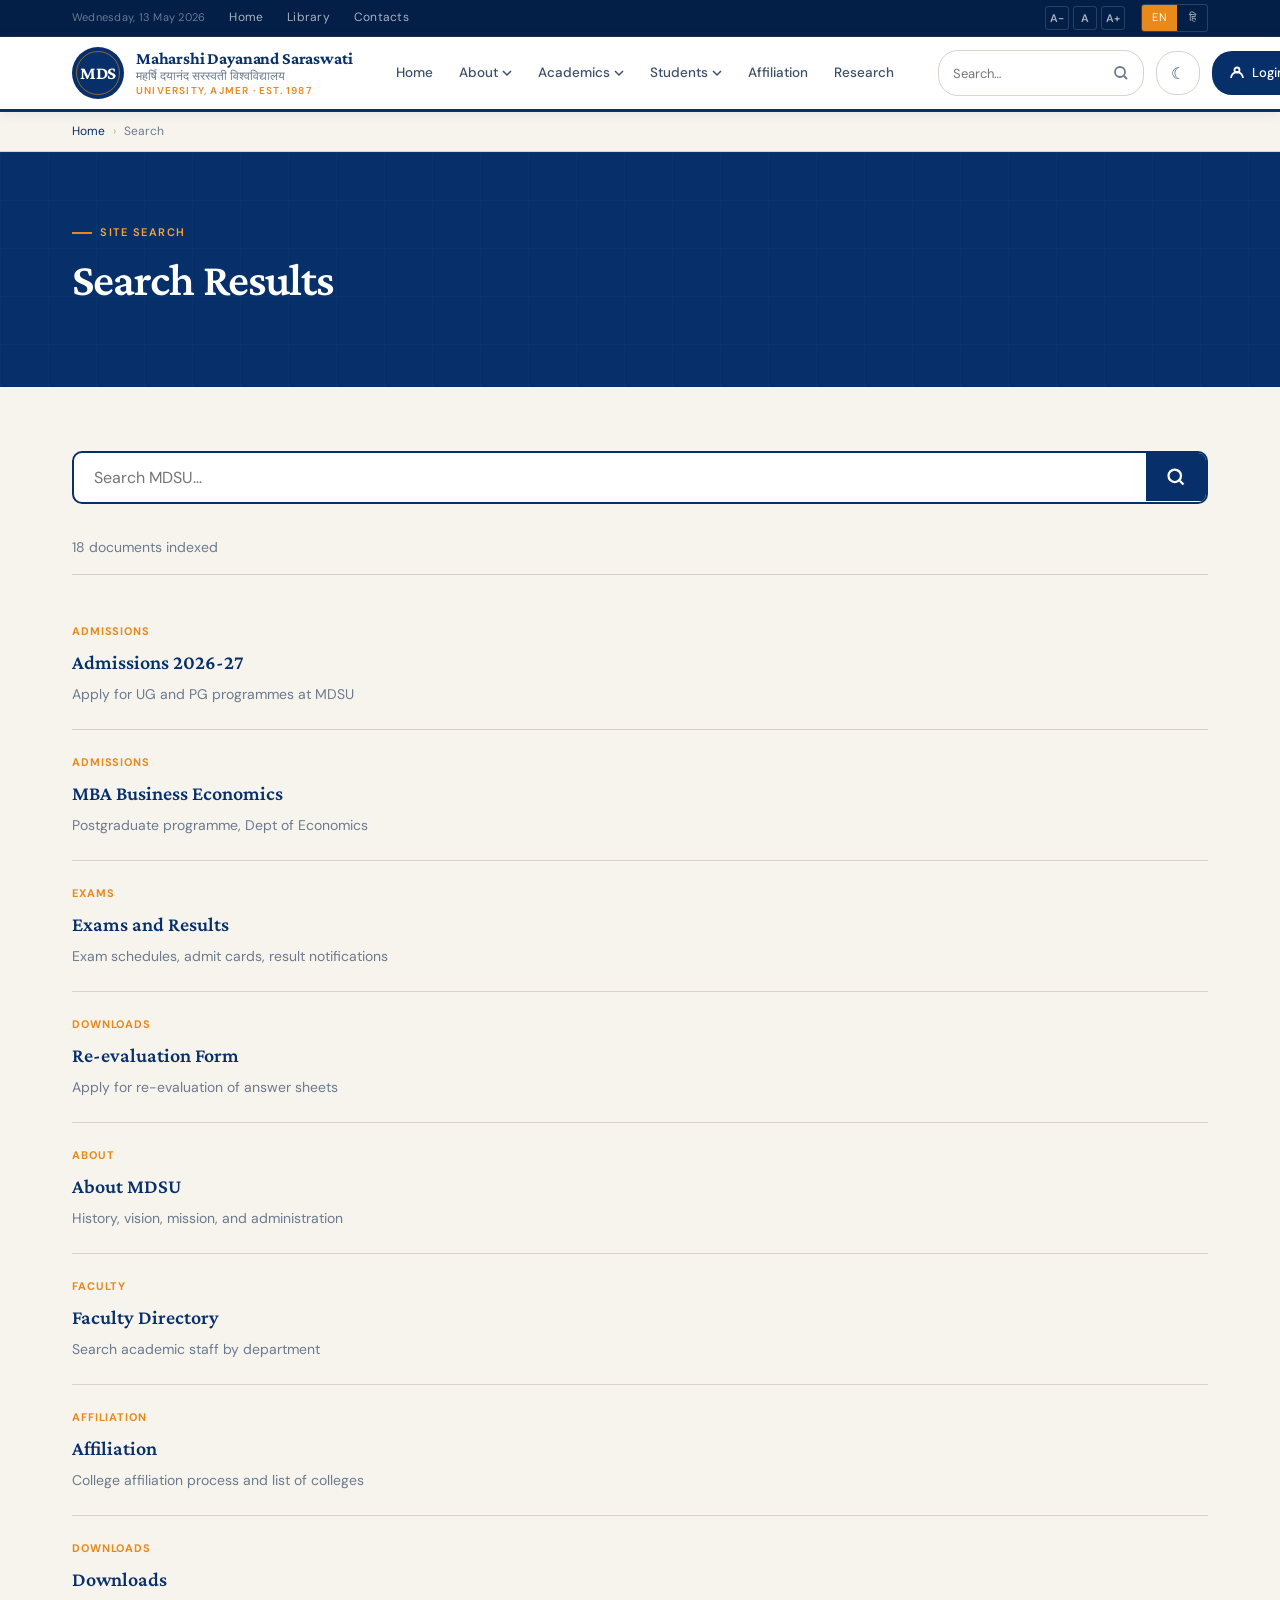
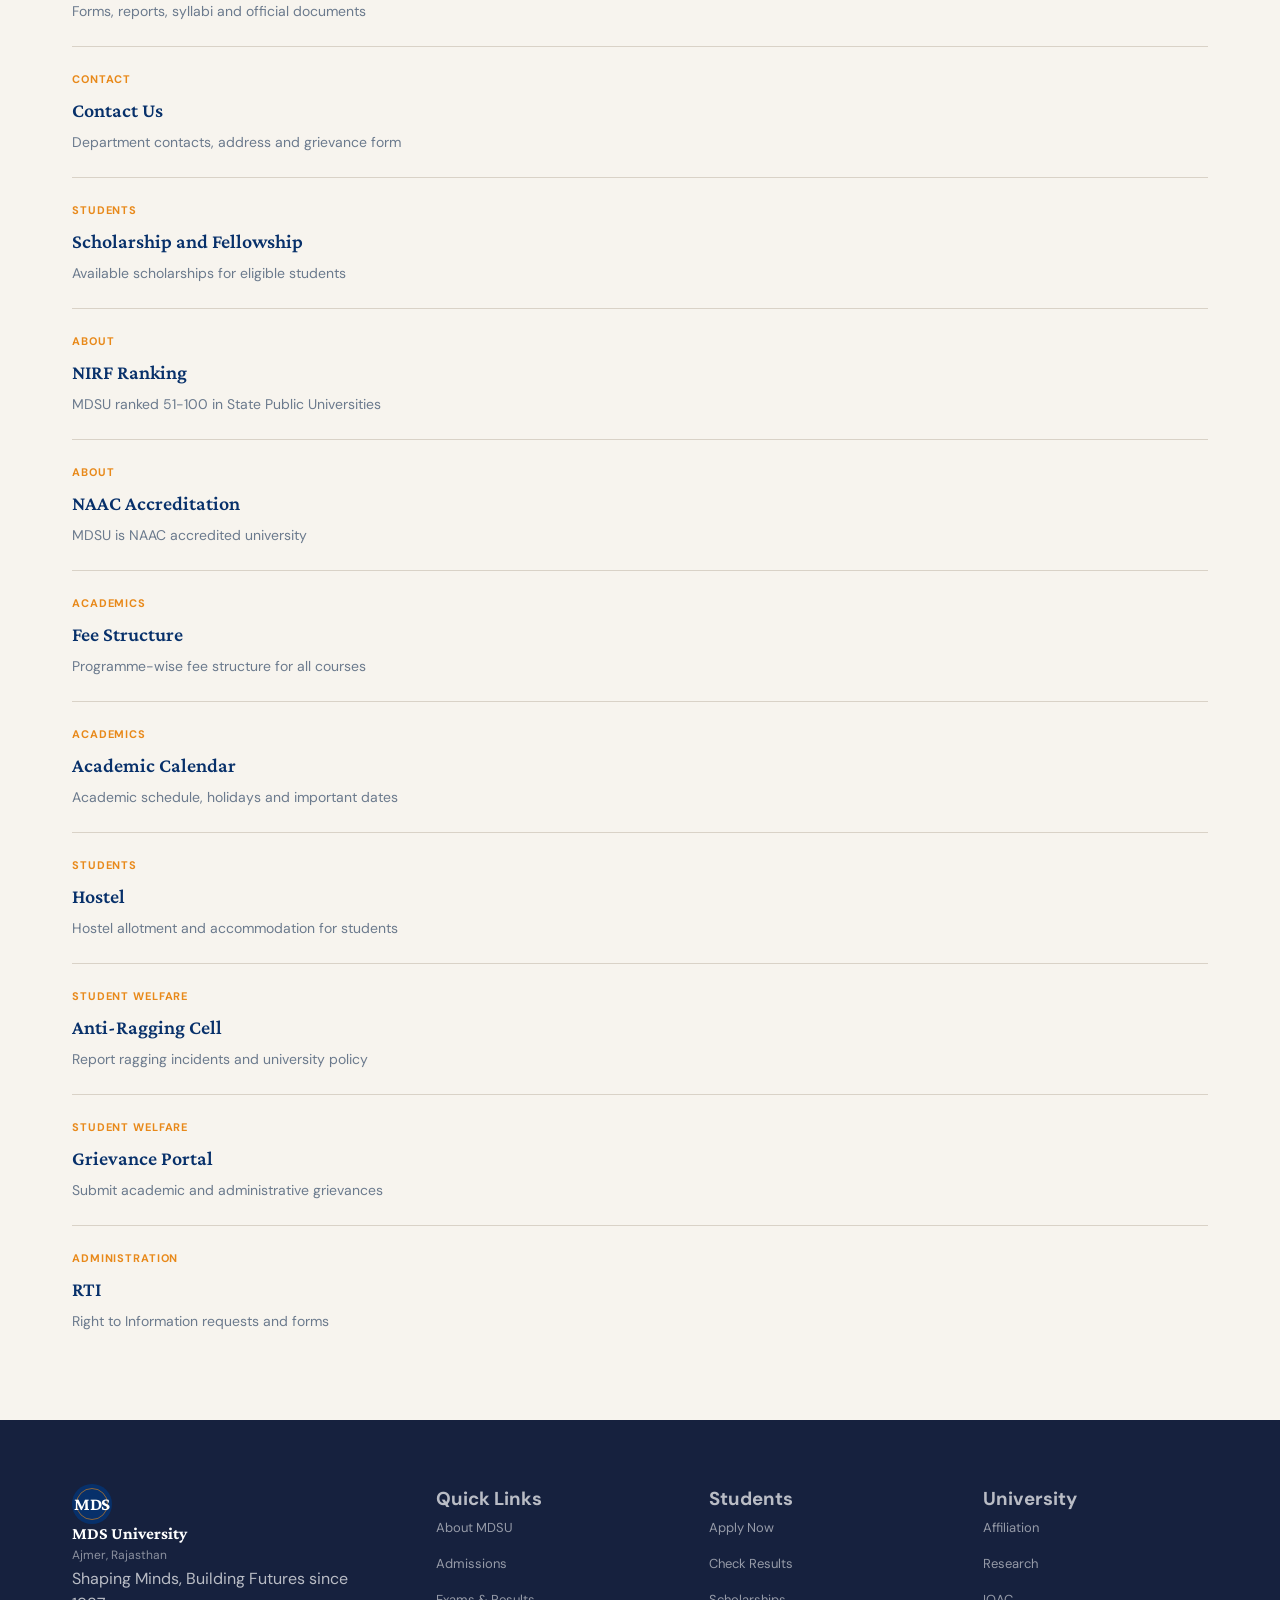
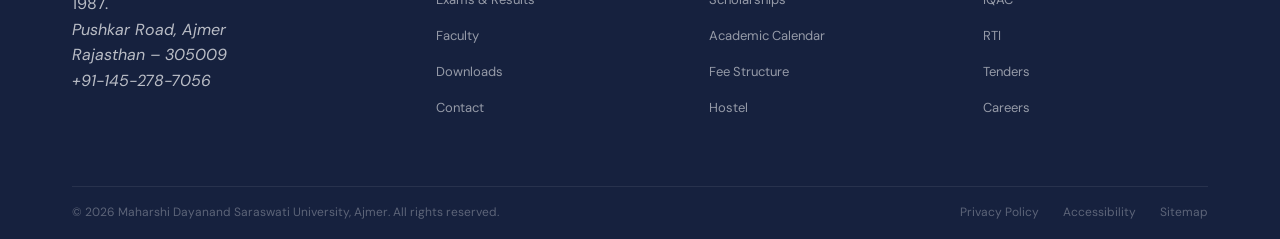
<file: search.html>
<!DOCTYPE html>
<html lang="en">
<head>
  <meta charset="UTF-8" />
  <meta name="viewport" content="width=device-width, initial-scale=1.0" />
  <title>Search — MDSU Ajmer</title>
  <link rel="preconnect" href="https://fonts.googleapis.com" />
  <link rel="preconnect" href="https://fonts.gstatic.com" crossorigin />
  <link href="https://fonts.googleapis.com/css2?family=Crimson+Pro:ital,wght@0,300;0,400;0,600;0,700;1,400;1,600&family=DM+Sans:ital,opsz,wght@0,9..40,300;0,9..40,400;0,9..40,500;0,9..40,600;1,9..40,400&display=swap" rel="stylesheet" />
  <link rel="stylesheet" href="shared.css" />
  <style>
    .search-page-layout { padding-block: var(--space-8); }

    .search-page-bar {
      display: flex;
      align-items: center;
      border: 2px solid var(--navy);
      border-radius: 10px;
      overflow: hidden;
      margin-bottom: var(--space-6);
      background: var(--white);
    }
    .search-page-bar input {
      flex: 1; border: none; outline: none;
      padding: 14px 20px;
      font-family: var(--font-body); font-size: 16px;
      color: var(--ink); background: transparent;
    }
    .search-page-bar button {
      padding: 14px 20px;
      background: var(--navy); border: none; cursor: pointer;
      color: var(--white); display: flex; align-items: center;
      transition: background 0.15s;
    }
    .search-page-bar button:hover { background: var(--navy-dark); }

    #result-count {
      font-size: 14px; color: var(--ink-lt);
      margin-bottom: var(--space-5);
      padding-bottom: var(--space-4);
      border-bottom: 1px solid var(--rule);
    }

    .search-result {
      padding: var(--space-5) 0;
      border-bottom: 1px solid var(--rule);
    }
    .search-result:last-child { border-bottom: none; }
    .result-cat {
      font-size: 11px; font-weight: 700; letter-spacing: 0.08em;
      text-transform: uppercase; color: var(--saffron);
      margin-bottom: 5px;
    }
    .result-title {
      font-family: var(--font-display);
      font-size: 20px; font-weight: 600; margin-bottom: 5px;
    }
    .result-title a { color: var(--navy); text-decoration: none; transition: color 0.15s; }
    .result-title a:hover { color: var(--saffron); }
    .result-desc { font-size: 14px; color: var(--ink-lt); line-height: 1.6; }

    .search-empty {
      text-align: center;
      padding: 64px 0;
      color: var(--ink-lt);
    }
    .search-empty-icon { font-size: 40px; margin-bottom: var(--space-4); }
    .search-empty h2 { font-family: var(--font-display); font-size: 22px; color: var(--ink); margin-bottom: var(--space-3); }
    .search-empty p { font-size: 15px; }
  </style>
</head>
<body>

  <div class="util-bar">
    <div class="container">
      <div class="util-bar__left">
        <span class="util-date">Wednesday, 13 May 2026</span>
        <a href="index.html">Home</a>
        <a href="#">Library</a>
        <a href="contact.html">Contacts</a>
      </div>
      <div class="util-bar__right">
        <div class="util-a11y" aria-label="Text size">
          <a href="#" aria-label="Decrease text size">A-</a>
          <a href="#" aria-label="Default text size">A</a>
          <a href="#" aria-label="Increase text size">A+</a>
        </div>
        <div class="lang-toggle">
          <a href="#" class="active">EN</a>
          <a href="#">हि</a>
        </div>
      </div>
    </div>
  </div>

  <header class="site-header">
    <div class="container">
      <div class="header-inner">
        <a href="index.html" class="site-logo" aria-label="MDSU — Home">
          <div class="logo-emblem" aria-hidden="true"><span class="logo-emblem-text">MDS</span></div>
          <div class="logo-text-group">
            <span class="logo-name">Maharshi Dayanand Saraswati</span>
            <span class="logo-name-hindi">महर्षि दयानंद सरस्वती विश्वविद्यालय</span>
            <span class="logo-sub">University, Ajmer · Est. 1987</span>
          </div>
        </a>
        <nav aria-label="Primary">
          <ul class="primary-nav">
            <li><a href="index.html">Home</a></li>
            <li><a href="about.html">About <svg viewBox="0 0 10 6" fill="none" stroke="currentColor" stroke-width="1.5"><path d="M1 1l4 4 4-4"/></svg></a>
              <ul class="dropdown"><li><a href="about.html">Vision &amp; Mission</a></li><li><a href="faculty.html">Faculty</a></li><li><a href="about.html">Administration</a></li></ul>
            </li>
            <li><a href="#">Academics <svg viewBox="0 0 10 6" fill="none" stroke="currentColor" stroke-width="1.5"><path d="M1 1l4 4 4-4"/></svg></a>
              <ul class="dropdown"><li><a href="#">Academic Programs</a></li><li><a href="#">Fee Structure</a></li><li><a href="#">Academic Calendar</a></li></ul>
            </li>
            <li><a href="admissions.html">Students <svg viewBox="0 0 10 6" fill="none" stroke="currentColor" stroke-width="1.5"><path d="M1 1l4 4 4-4"/></svg></a>
              <ul class="dropdown"><li><a href="admissions.html">Admissions</a></li><li><a href="exams.html">Exams &amp; Results</a></li><li><a href="#">Scholarships</a></li><li><a href="downloads.html">Downloads</a></li></ul>
            </li>
            <li><a href="affiliation.html">Affiliation</a></li>
            <li><a href="#">Research</a></li>
          </ul>
        </nav>
        <div class="header-actions">
          <form class="search-form" role="search" action="search.html">
            <input class="search-input" type="search" name="q" placeholder="Search…" aria-label="Search" />
            <button class="search-btn" type="submit" aria-label="Search">
              <svg width="16" height="16" viewBox="0 0 16 16" fill="none" stroke="currentColor" stroke-width="1.8"><circle cx="7" cy="7" r="5"/><path d="M11 11l3 3"/></svg>
            </button>
          </form>
          <button id="dark-mode-toggle" aria-label="Toggle dark mode" aria-pressed="false" style="background:none;border:1.5px solid var(--rule);border-radius:20px;padding:8px 12px;cursor:pointer;font-size:16px;min-height:44px;min-width:44px;display:flex;align-items:center;justify-content:center;color:var(--ink-mid);transition:border-color 0.2s;">
            <span class="dm-icon">&#9790;</span>
          </button>
          <a href="#" class="btn-login">
            <svg width="14" height="14" viewBox="0 0 14 14" fill="none" stroke="currentColor" stroke-width="1.8"><circle cx="7" cy="4" r="2.5"/><path d="M1 12c0-3.3 2.7-6 6-6s6 2.7 6 6"/></svg>
            Login
          </a>
          <button class="nav-toggle" aria-label="Open menu">
            <svg width="18" height="14" viewBox="0 0 18 14" fill="none" stroke="currentColor" stroke-width="1.8"><path d="M1 1h16M1 7h16M1 13h16"/></svg>
          </button>
        </div>
      </div>
    </div>
  </header>

  <div class="breadcrumb-bar">
    <div class="container">
      <nav class="breadcrumb" aria-label="Breadcrumb">
        <a href="index.html">Home</a>
        <span class="breadcrumb-sep" aria-hidden="true">›</span>
        <span aria-current="page">Search</span>
      </nav>
    </div>
  </div>

  <section class="page-hero" aria-labelledby="page-heading">
    <div class="container page-hero-content">
      <p class="page-hero-eyebrow">Site Search</p>
      <h1 class="page-title" id="page-heading">Search Results</h1>
    </div>
  </section>

  <main style="background: var(--cream);">
    <div class="container">
      <div class="search-page-layout">

        <form class="search-page-bar" role="search" id="search-page-form">
          <input type="search" id="search-page-input" name="q" placeholder="Search MDSU…" aria-label="Search the site" autocomplete="off" />
          <button type="submit" aria-label="Search">
            <svg width="20" height="20" viewBox="0 0 16 16" fill="none" stroke="currentColor" stroke-width="1.8"><circle cx="7" cy="7" r="5"/><path d="M11 11l3 3"/></svg>
          </button>
        </form>

        <p id="result-count"></p>
        <div id="search-results" aria-live="polite" aria-label="Search results"></div>

      </div>
    </div>
  </main>

  <footer class="site-footer">
    <div class="container">
      <div class="footer-grid">
        <div class="footer-brand">
          <div class="footer-logo">
            <div class="logo-emblem" style="width:40px;height:40px;font-size:13px;" aria-hidden="true"><span class="logo-emblem-text">MDS</span></div>
            <div>
              <div style="font-family:var(--font-display);font-size:17px;font-weight:700;color:var(--white);line-height:1.2;">MDS University</div>
              <div style="font-size:12px;color:rgba(255,255,255,0.5);margin-top:2px;">Ajmer, Rajasthan</div>
            </div>
          </div>
          <p class="footer-tagline">Shaping Minds, Building Futures since 1987.</p>
          <address class="footer-address">
            Pushkar Road, Ajmer<br/>
            Rajasthan – 305009<br/>
            <a href="tel:+911452787056">+91-145-278-7056</a>
          </address>
        </div>
        <div>
          <h3 class="footer-heading">Quick Links</h3>
          <ul class="footer-links">
            <li><a href="about.html">About MDSU</a></li>
            <li><a href="admissions.html">Admissions</a></li>
            <li><a href="exams.html">Exams &amp; Results</a></li>
            <li><a href="faculty.html">Faculty</a></li>
            <li><a href="downloads.html">Downloads</a></li>
            <li><a href="contact.html">Contact</a></li>
          </ul>
        </div>
        <div>
          <h3 class="footer-heading">Students</h3>
          <ul class="footer-links">
            <li><a href="admissions.html">Apply Now</a></li>
            <li><a href="exams.html">Check Results</a></li>
            <li><a href="#">Scholarships</a></li>
            <li><a href="#">Academic Calendar</a></li>
            <li><a href="#">Fee Structure</a></li>
            <li><a href="#">Hostel</a></li>
          </ul>
        </div>
        <div>
          <h3 class="footer-heading">University</h3>
          <ul class="footer-links">
            <li><a href="affiliation.html">Affiliation</a></li>
            <li><a href="#">Research</a></li>
            <li><a href="#">IQAC</a></li>
            <li><a href="#">RTI</a></li>
            <li><a href="#">Tenders</a></li>
            <li><a href="#">Careers</a></li>
          </ul>
        </div>
      </div>
      <div class="footer-bottom">
        <p>&copy; 2026 Maharshi Dayanand Saraswati University, Ajmer. All rights reserved.</p>
        <div class="footer-bottom-links">
          <a href="#">Privacy Policy</a>
          <a href="#">Accessibility</a>
          <a href="#">Sitemap</a>
        </div>
      </div>
    </div>
  </footer>

  <script src="main.js"></script>
  <script>
    async function initSearch() {
      const params = new URLSearchParams(window.location.search);
      let q = params.get('q') || '';

      const input = document.getElementById('search-page-input');
      const label = document.getElementById('result-count');
      const container = document.getElementById('search-results');
      const form = document.getElementById('search-page-form');
      input.value = q;

      let index = [];
      try {
        const res = await fetch('data/search-index.json');
        index = await res.json();
      } catch (e) {
        label.textContent = 'Search index unavailable.';
        return;
      }

      function runSearch(query) {
        if (!query.trim()) return index;
        const terms = query.toLowerCase().split(/\s+/);
        return index.filter(item =>
          terms.every(t =>
            item.title.toLowerCase().includes(t) ||
            item.desc.toLowerCase().includes(t) ||
            item.keywords.toLowerCase().includes(t)
          )
        );
      }

      function render(results, query) {
        const count = results.length;
        if (query.trim()) {
          label.textContent = count + ' result' + (count !== 1 ? 's' : '') + ' for “' + query + '”';
        } else {
          label.textContent = count + ' documents indexed';
        }

        container.replaceChildren();

        if (count === 0) {
          const wrap = document.createElement('div');
          wrap.className = 'search-empty';

          const icon = document.createElement('div');
          icon.className = 'search-empty-icon';
          icon.textContent = '🔍';

          const heading = document.createElement('h2');
          heading.textContent = 'No results found';

          const msg = document.createElement('p');
          msg.textContent = 'No results found for “' + query + '”. Try a different search term.';

          wrap.append(icon, heading, msg);
          container.appendChild(wrap);
          return;
        }

        results.forEach(r => {
          const article = document.createElement('article');
          article.className = 'search-result';

          const cat = document.createElement('div');
          cat.className = 'result-cat';
          cat.textContent = r.category;

          const heading = document.createElement('h2');
          heading.className = 'result-title';
          const link = document.createElement('a');
          link.href = r.url;
          link.textContent = r.title;
          heading.appendChild(link);

          const desc = document.createElement('p');
          desc.className = 'result-desc';
          desc.textContent = r.desc;

          article.append(cat, heading, desc);
          container.appendChild(article);
        });
      }

      render(runSearch(q), q);

      input.addEventListener('input', e => {
        const newQ = e.target.value;
        const url = new URL(window.location.href);
        url.searchParams.set('q', newQ);
        window.history.replaceState({}, '', url);
        render(runSearch(newQ), newQ);
      });

      form.addEventListener('submit', e => {
        e.preventDefault();
        render(runSearch(input.value), input.value);
      });
    }

    initSearch();
  </script>
</body>
</html>
</file>
<file: shared.css>
/* ─── Shared design tokens & components ──────────────────────── */
:root {
  --navy:       #07306A;
  --navy-dark:  #041F47;
  --navy-mid:   #0D4A94;
  --saffron:    #E8891A;
  --saffron-lt: #F5A732;
  --saffron-bg: #FDF3E3;
  --cream:      #F7F4EE;
  --white:      #FFFFFF;
  --ink:        #16213E;
  --ink-mid:    #3D4F6B;
  --ink-lt:     #6B7A8D;
  --rule:       #D9D2C7;
  --rule-dark:  #B8B0A5;

  --font-display: 'Crimson Pro', Georgia, serif;
  --font-body:    'DM Sans', system-ui, sans-serif;

  --space-1:  4px;  --space-2:  8px;  --space-3:  12px; --space-4:  16px;
  --space-5:  24px; --space-6:  32px; --space-7:  48px; --space-8:  64px;
  --space-9:  96px;

  --max-w: 1200px;
  --radius-sm: 3px;
  --radius: 6px;
}

*, *::before, *::after { box-sizing: border-box; margin: 0; padding: 0; }
html { scroll-behavior: smooth; }
body {
  font-family: var(--font-body);
  font-size: 16px;
  line-height: 1.6;
  color: var(--ink);
  background: var(--white);
  -webkit-font-smoothing: antialiased;
}
a { color: inherit; text-decoration: none; }
img { display: block; max-width: 100%; }
ul { list-style: none; }

.container {
  width: 100%;
  max-width: var(--max-w);
  margin-inline: auto;
  padding-inline: var(--space-6);
}
.sr-only {
  position: absolute; width: 1px; height: 1px;
  padding: 0; margin: -1px; overflow: hidden;
  clip: rect(0,0,0,0); white-space: nowrap; border: 0;
}

/* ── Util bar ── */
.util-bar {
  background: var(--navy-dark);
  color: rgba(255,255,255,0.7);
  font-size: 12px;
  font-family: var(--font-body);
  letter-spacing: 0.02em;
  border-bottom: 1px solid rgba(255,255,255,0.08);
}
.util-bar .container {
  display: flex; align-items: center;
  justify-content: space-between; height: 36px; gap: var(--space-4);
}
.util-bar__left { display: flex; align-items: center; gap: var(--space-5); }
.util-bar__right { display: flex; align-items: center; gap: var(--space-4); }
.util-bar a {
  color: rgba(255,255,255,0.65); transition: color 0.15s;
  padding: 8px 0; min-height: 36px; display: flex; align-items: center;
}
.util-bar a:hover { color: var(--saffron-lt); }
.util-date { color: rgba(255,255,255,0.4); font-size: 11px; }
.lang-toggle {
  display: flex; align-items: center; gap: 2px;
  border: 1px solid rgba(255,255,255,0.15); border-radius: var(--radius-sm); overflow: hidden;
}
.lang-toggle a { padding: 4px 10px !important; font-size: 11px; letter-spacing: 0.05em; min-height: auto !important; }
.lang-toggle a.active { background: var(--saffron); color: var(--white) !important; }
.util-a11y { display: flex; align-items: center; gap: var(--space-1); }
.util-a11y a {
  width: 24px; height: 24px; min-height: 24px !important;
  display: flex !important; align-items: center; justify-content: center;
  border: 1px solid rgba(255,255,255,0.15); border-radius: 3px;
  font-size: 11px; font-weight: 600; line-height: 1;
}
.util-a11y a:hover { border-color: var(--saffron); color: var(--saffron-lt) !important; }

/* ── Header ── */
.site-header {
  background: var(--white);
  border-bottom: 3px solid var(--navy);
  position: sticky; top: 0; z-index: 100;
  box-shadow: 0 2px 12px rgba(7,48,106,0.08);
}
.header-inner {
  display: grid; grid-template-columns: auto 1fr auto;
  align-items: center; gap: var(--space-6); height: 72px;
}
.site-logo { display: flex; align-items: center; gap: var(--space-3); flex-shrink: 0; }
.logo-emblem {
  width: 52px; height: 52px; background: var(--navy);
  border-radius: 50%; display: flex; align-items: center; justify-content: center;
  flex-shrink: 0; position: relative; overflow: hidden;
}
.logo-emblem::before {
  content: ''; position: absolute; inset: 4px; border-radius: 50%;
  border: 1.5px solid var(--saffron); opacity: 0.6;
}
.logo-emblem-text {
  font-family: var(--font-display); font-size: 18px; font-weight: 700;
  color: var(--white); letter-spacing: -0.02em; position: relative; z-index: 1;
}
.logo-text-group { display: flex; flex-direction: column; line-height: 1.2; min-width: 0; }
.logo-name { font-family: var(--font-display); font-size: 17px; font-weight: 700; color: var(--navy); letter-spacing: -0.01em; white-space: nowrap; }
.logo-name-hindi { font-size: 12px; color: var(--ink-lt); font-family: var(--font-body); font-weight: 400; white-space: nowrap; }
.logo-sub { font-size: 10px; letter-spacing: 0.12em; text-transform: uppercase; color: var(--saffron); font-weight: 600; margin-top: 2px; white-space: nowrap; }

.primary-nav { display: flex; align-items: center; justify-content: center; gap: 2px; }
.primary-nav > li { position: relative; }
.primary-nav > li > a {
  display: flex; align-items: center; gap: 4px; padding: 8px 12px;
  font-size: 13.5px; font-weight: 500; color: var(--ink-mid);
  border-radius: var(--radius-sm); transition: color 0.15s, background 0.15s;
  white-space: nowrap; min-height: 44px;
}
.primary-nav > li > a:hover, .primary-nav > li > a.active { color: var(--navy); background: rgba(7,48,106,0.05); }
.primary-nav > li > a svg { width: 10px; height: 10px; transition: transform 0.2s; }
.primary-nav > li:hover > a svg { transform: rotate(180deg); }
.dropdown {
  position: absolute; top: calc(100% + 4px); left: 0; min-width: 220px;
  background: var(--white); border: 1px solid var(--rule);
  border-top: 2px solid var(--navy); border-radius: 0 0 var(--radius) var(--radius);
  box-shadow: 0 8px 24px rgba(7,48,106,0.12);
  opacity: 0; visibility: hidden; transform: translateY(-8px);
  transition: opacity 0.2s, visibility 0.2s, transform 0.2s; z-index: 200;
}
.primary-nav > li:hover .dropdown, .primary-nav > li:focus-within .dropdown {
  opacity: 1; visibility: visible; transform: translateY(0);
}
.dropdown a {
  display: flex; align-items: center; padding: 10px 16px; font-size: 13px;
  color: var(--ink-mid); border-bottom: 1px solid var(--rule);
  transition: background 0.15s, color 0.15s; min-height: 44px;
}
.dropdown a:last-child { border-bottom: none; }
.dropdown a:hover { background: var(--cream); color: var(--navy); }

.header-actions { display: flex; align-items: center; gap: var(--space-3); flex-shrink: 0; }
.search-form {
  display: flex; align-items: center;
  border: 1.5px solid var(--rule); border-radius: 20px; overflow: hidden; transition: border-color 0.2s;
}
.search-form:focus-within { border-color: var(--navy); }
.search-input {
  border: none; outline: none; padding: 8px 14px;
  font-family: var(--font-body); font-size: 13px; width: 160px;
  background: transparent; color: var(--ink);
}
.search-btn {
  background: none; border: none; cursor: pointer; padding: 8px 12px;
  color: var(--ink-lt); display: flex; align-items: center; transition: color 0.15s;
  min-width: 44px; min-height: 44px; justify-content: center;
}
.search-btn:hover { color: var(--navy); }
.btn-login {
  display: flex; align-items: center; gap: var(--space-2);
  padding: 9px 18px; background: var(--navy); color: var(--white);
  font-family: var(--font-body); font-size: 13px; font-weight: 500;
  border: none; border-radius: 20px; cursor: pointer;
  transition: background 0.2s; text-decoration: none; min-height: 44px;
}
.btn-login:hover { background: var(--navy-mid); }
.nav-toggle {
  display: none; background: none; border: 1px solid var(--rule);
  padding: 8px 10px; border-radius: var(--radius-sm); cursor: pointer;
  color: var(--ink); min-width: 44px; min-height: 44px;
  align-items: center; justify-content: center;
}

/* ── Breadcrumb ── */
.breadcrumb-bar {
  background: var(--cream);
  border-bottom: 1px solid var(--rule);
  padding-block: 10px;
}
.breadcrumb {
  display: flex; align-items: center; gap: var(--space-2);
  font-size: 12px; color: var(--ink-lt);
}
.breadcrumb a { color: var(--navy); transition: color 0.15s; }
.breadcrumb a:hover { color: var(--saffron); text-decoration: underline; }
.breadcrumb-sep { color: var(--rule-dark); }

/* ── Page hero ── */
.page-hero {
  background: var(--navy);
  padding-block: var(--space-8);
  position: relative;
  overflow: hidden;
}
.page-hero::before {
  content: '';
  position: absolute;
  inset: 0;
  background-image:
    linear-gradient(rgba(255,255,255,0.015) 1px, transparent 1px),
    linear-gradient(90deg, rgba(255,255,255,0.015) 1px, transparent 1px);
  background-size: 48px 48px;
}
.page-hero-content { position: relative; z-index: 1; }
.page-hero-eyebrow {
  display: inline-flex; align-items: center; gap: var(--space-2);
  font-size: 11px; font-weight: 600; letter-spacing: 0.14em;
  text-transform: uppercase; color: var(--saffron-lt); margin-bottom: var(--space-3);
}
.page-hero-eyebrow::before {
  content: ''; display: block; width: 20px; height: 2px; background: var(--saffron);
}
h1.page-title {
  font-family: var(--font-display); font-size: clamp(30px, 4vw, 46px);
  font-weight: 600; line-height: 1.15; letter-spacing: -0.02em;
  color: var(--white); margin-bottom: var(--space-4);
}
.page-hero-desc {
  font-size: 16px; color: rgba(255,255,255,0.6);
  max-width: 560px; font-weight: 300; line-height: 1.7;
}

/* ── Section heads ── */
.section-head {
  display: flex; align-items: baseline; justify-content: space-between;
  margin-bottom: var(--space-5); padding-bottom: var(--space-4);
  border-bottom: 2px solid var(--navy);
}
h2.section-title {
  font-family: var(--font-display); font-size: 26px; font-weight: 700;
  color: var(--navy); letter-spacing: -0.01em; line-height: 1;
}
.section-link {
  font-size: 12px; font-weight: 600; letter-spacing: 0.05em;
  text-transform: uppercase; color: var(--saffron); transition: color 0.15s;
}
.section-link:hover { color: var(--saffron-lt); }

/* ── Buttons ── */
.btn-primary {
  display: inline-flex; align-items: center; gap: var(--space-2);
  padding: 13px 26px; background: var(--saffron); color: var(--white);
  font-family: var(--font-body); font-size: 14px; font-weight: 600;
  border-radius: var(--radius-sm); transition: background 0.2s, transform 0.15s;
  min-height: 48px; letter-spacing: 0.01em; border: none; cursor: pointer;
}
.btn-primary:hover { background: var(--saffron-lt); transform: translateY(-1px); }
.btn-outline {
  display: inline-flex; align-items: center; gap: var(--space-2);
  padding: 13px 26px; background: transparent; color: var(--navy);
  font-family: var(--font-body); font-size: 14px; font-weight: 500;
  border-radius: var(--radius-sm); border: 1.5px solid var(--navy);
  transition: background 0.2s, color 0.2s; min-height: 48px; cursor: pointer;
}
.btn-outline:hover { background: var(--navy); color: var(--white); }

/* ── Footer ── */
.site-footer { background: var(--ink); color: rgba(255,255,255,0.7); padding-top: var(--space-8); }
.footer-grid {
  display: grid; grid-template-columns: 1.4fr 1fr 1fr 1fr;
  gap: var(--space-7); padding-bottom: var(--space-8);
  border-bottom: 1px solid rgba(255,255,255,0.08);
}
.footer-logo-name { font-family: var(--font-display); font-size: 18px; font-weight: 700; color: var(--white); margin-bottom: var(--space-3); }
.footer-about p { font-size: 13px; line-height: 1.7; color: rgba(255,255,255,0.5); margin-bottom: var(--space-5); }
.footer-social { display: flex; gap: var(--space-2); }
.social-link {
  width: 36px; height: 36px; border: 1px solid rgba(255,255,255,0.15);
  border-radius: var(--radius-sm); display: flex; align-items: center;
  justify-content: center; font-size: 14px; color: rgba(255,255,255,0.5);
  transition: border-color 0.2s, color 0.2s; min-width: 44px; min-height: 44px;
}
.social-link:hover { border-color: var(--saffron); color: var(--saffron-lt); }
h3.footer-col-title {
  font-size: 11px; font-weight: 700; letter-spacing: 0.1em;
  text-transform: uppercase; color: var(--saffron-lt); margin-bottom: var(--space-4);
}
.footer-links li + li { margin-top: var(--space-2); }
.footer-links a {
  font-size: 13px; color: rgba(255,255,255,0.55); transition: color 0.15s;
  display: flex; align-items: center; min-height: 28px;
}
.footer-links a:hover { color: var(--white); }
.footer-bottom {
  display: flex; align-items: center; justify-content: space-between;
  height: 52px; font-size: 12px; color: rgba(255,255,255,0.3);
  gap: var(--space-4); flex-wrap: wrap;
}
.footer-bottom-links { display: flex; gap: var(--space-5); }
.footer-bottom-links a { color: rgba(255,255,255,0.3); transition: color 0.15s; min-height: 44px; display: flex; align-items: center; }
.footer-bottom-links a:hover { color: rgba(255,255,255,0.7); }

:focus-visible { outline: 2px solid var(--saffron); outline-offset: 2px; border-radius: var(--radius-sm); }

@media (max-width: 1024px) { .footer-grid { grid-template-columns: 1fr 1fr; gap: var(--space-6); } }
@media (max-width: 1100px) {
  .logo-name-hindi { display: none; }
}
@media (max-width: 768px) {
  .util-bar .container { display: none; }
  .header-inner { grid-template-columns: auto 1fr auto; height: 64px; gap: var(--space-4); }
  .primary-nav { display: none; }
  .search-form { display: none; }
  .nav-toggle { display: flex; }
  .container { padding-inline: var(--space-5); }
  .footer-grid { grid-template-columns: 1fr; }
  .footer-bottom { flex-direction: column; height: auto; padding-block: var(--space-4); align-items: flex-start; }
  .logo-name { font-size: 14px; }
  .logo-sub { display: none; }
}

/* ── Mobile drawer ── */
#mobile-drawer {
  position: fixed; inset: 0; z-index: 500;
  pointer-events: none; visibility: hidden;
}
#mobile-drawer.open { pointer-events: all; visibility: visible; }
.drawer-backdrop {
  position: absolute; inset: 0; background: rgba(0,0,0,0.5);
  opacity: 0; transition: opacity 0.3s;
}
#mobile-drawer.open .drawer-backdrop { opacity: 1; }
.drawer-inner {
  position: absolute; top: 0; left: 0; bottom: 0; width: 300px;
  background: var(--white); overflow-y: auto;
  transform: translateX(-100%); transition: transform 0.3s ease;
  display: flex; flex-direction: column;
}
#mobile-drawer.open .drawer-inner { transform: translateX(0); }
.drawer-head {
  display: flex; align-items: center; justify-content: space-between;
  padding: var(--space-4) var(--space-5); background: var(--navy); flex-shrink: 0;
}
.drawer-logo-name {
  font-family: var(--font-display); font-size: 18px; font-weight: 700; color: var(--white);
}
.drawer-close {
  background: none; border: none; cursor: pointer; color: rgba(255,255,255,0.7);
  padding: 6px; border-radius: var(--radius-sm); min-width: 44px; min-height: 44px;
  display: flex; align-items: center; justify-content: center; transition: color 0.15s;
}
.drawer-close:hover { color: var(--white); }
.drawer-nav-list { list-style: none; padding: var(--space-4) 0; margin: 0; }
.drawer-nav-list > li > a {
  display: flex; align-items: center; padding: 12px var(--space-5);
  font-size: 15px; font-weight: 500; color: var(--ink);
  border-bottom: 1px solid var(--rule); min-height: 48px;
  transition: background 0.15s, color 0.15s; text-decoration: none;
}
.drawer-nav-list > li > a:hover,
.drawer-nav-list > li > a.active { background: var(--cream); color: var(--navy); }
.drawer-nav-list a svg { width: 10px; height: 10px; flex-shrink: 0; }
.drawer-nav-list .dropdown { list-style: none; padding: 0; margin: 0; }
.drawer-nav-list .dropdown a {
  padding-left: var(--space-8); font-size: 13px; background: var(--cream);
}

/* ── Dark mode ── */
[data-theme="dark"] {
  --navy:       #5B8FCC;
  --navy-dark:  #1A2744;
  --navy-mid:   #4A7AB8;
  --saffron:    #F5A732;
  --saffron-lt: #FFBE55;
  --saffron-bg: #2A2010;
  --cream:      #1A1A2A;
  --white:      #141420;
  --ink:        #E8E8F0;
  --ink-mid:    #A8B4C8;
  --ink-lt:     #6B7A8D;
  --rule:       #2A2A3A;
  --rule-dark:  #3A3A4A;
}

/* ── Print stylesheet ── */
@media print {
  .util-bar, .site-header, .notice-bar, .breadcrumb-bar,
  .page-hero, .site-footer, aside, .exam-tabs,
  .search-form, .btn-login, .nav-toggle,
  .filter-bar, .result-search-card,
  #dark-mode-toggle, #mobile-drawer { display: none !important; }

  body { font-size: 12pt; color: #000; background: #fff; }
  .container { max-width: 100%; padding: 0; }

  .notif-item, .programme-card { break-inside: avoid; }
  h1, h2, h3 { break-after: avoid; }

  a[href]:not([href="#"])::after {
    content: " (" attr(href) ")";
    font-size: 9pt; color: #666;
  }

  body::before {
    content: "Maharshi Dayanand Saraswati University, Ajmer — mdsuajmer.ac.in";
    display: block; font-size: 14pt; font-weight: bold;
    text-align: center; margin-bottom: 12pt;
    border-bottom: 2pt solid #000; padding-bottom: 8pt;
  }
}
</file>
